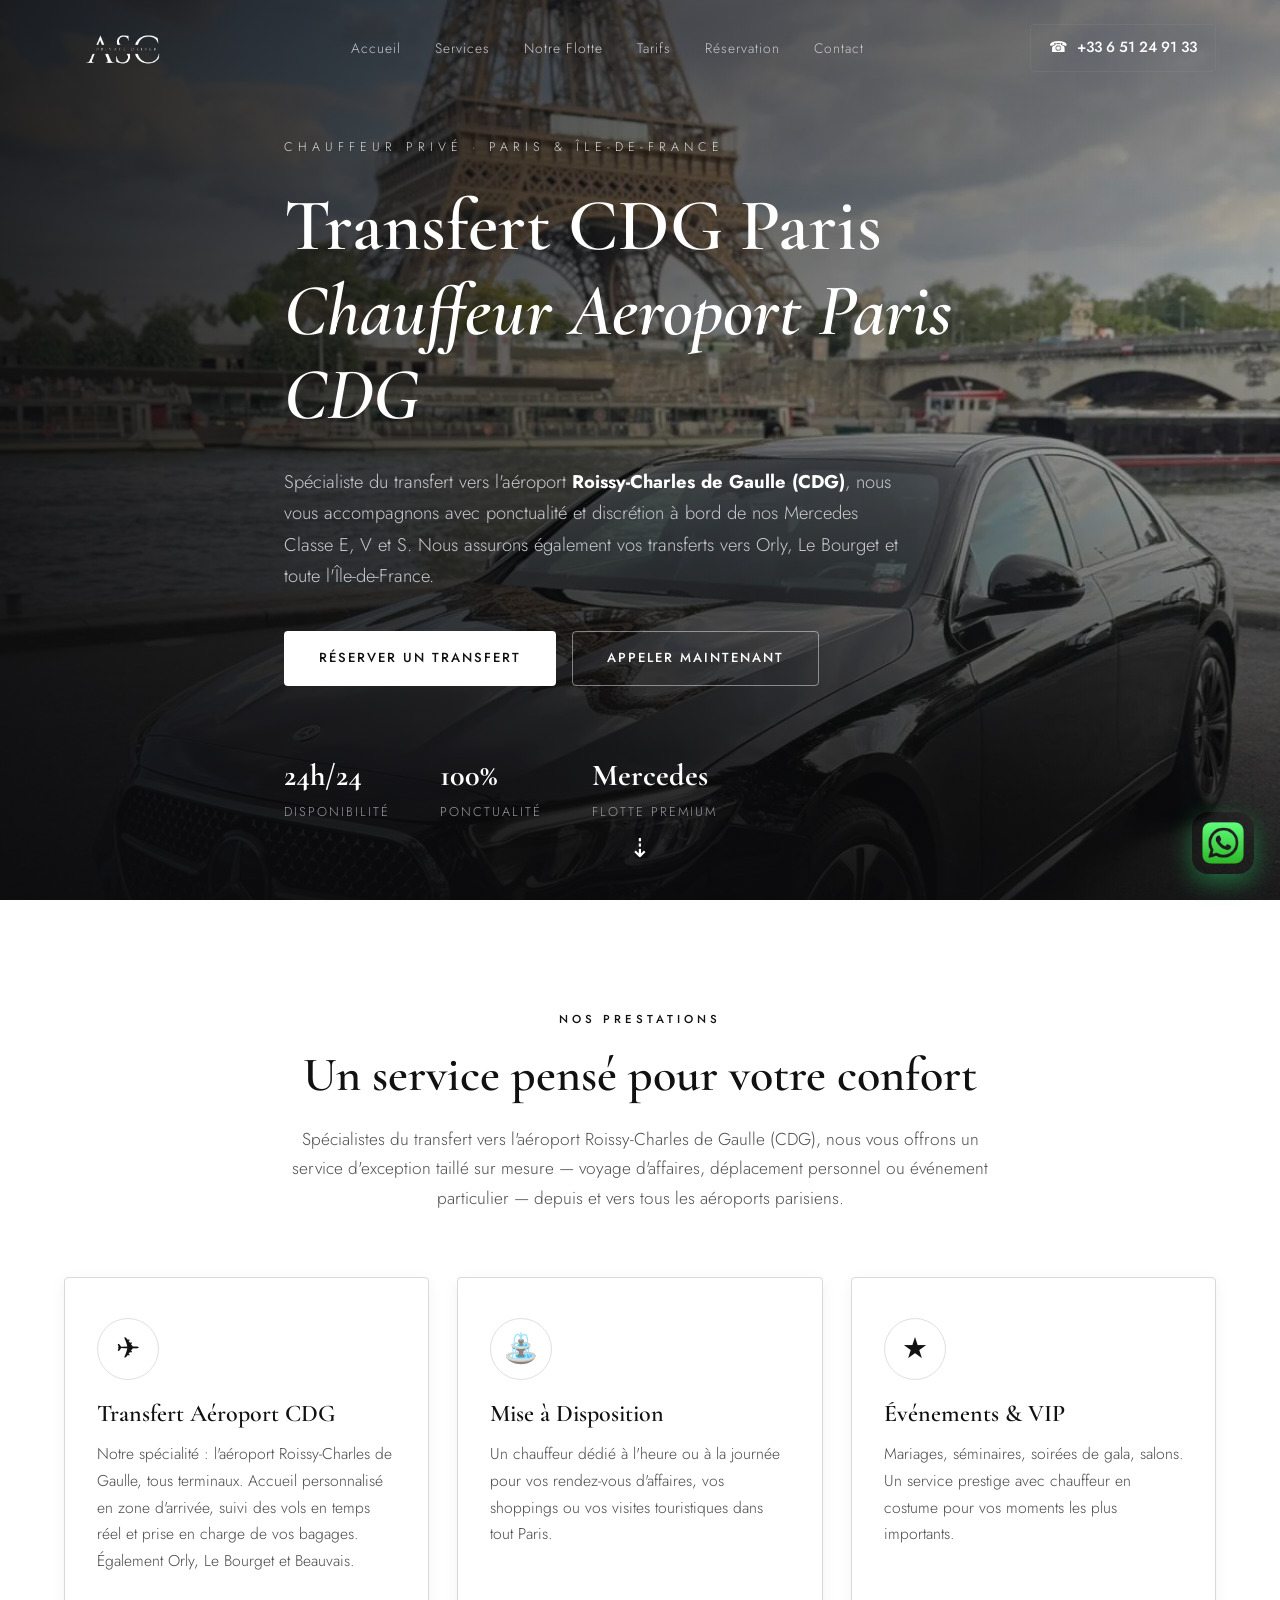
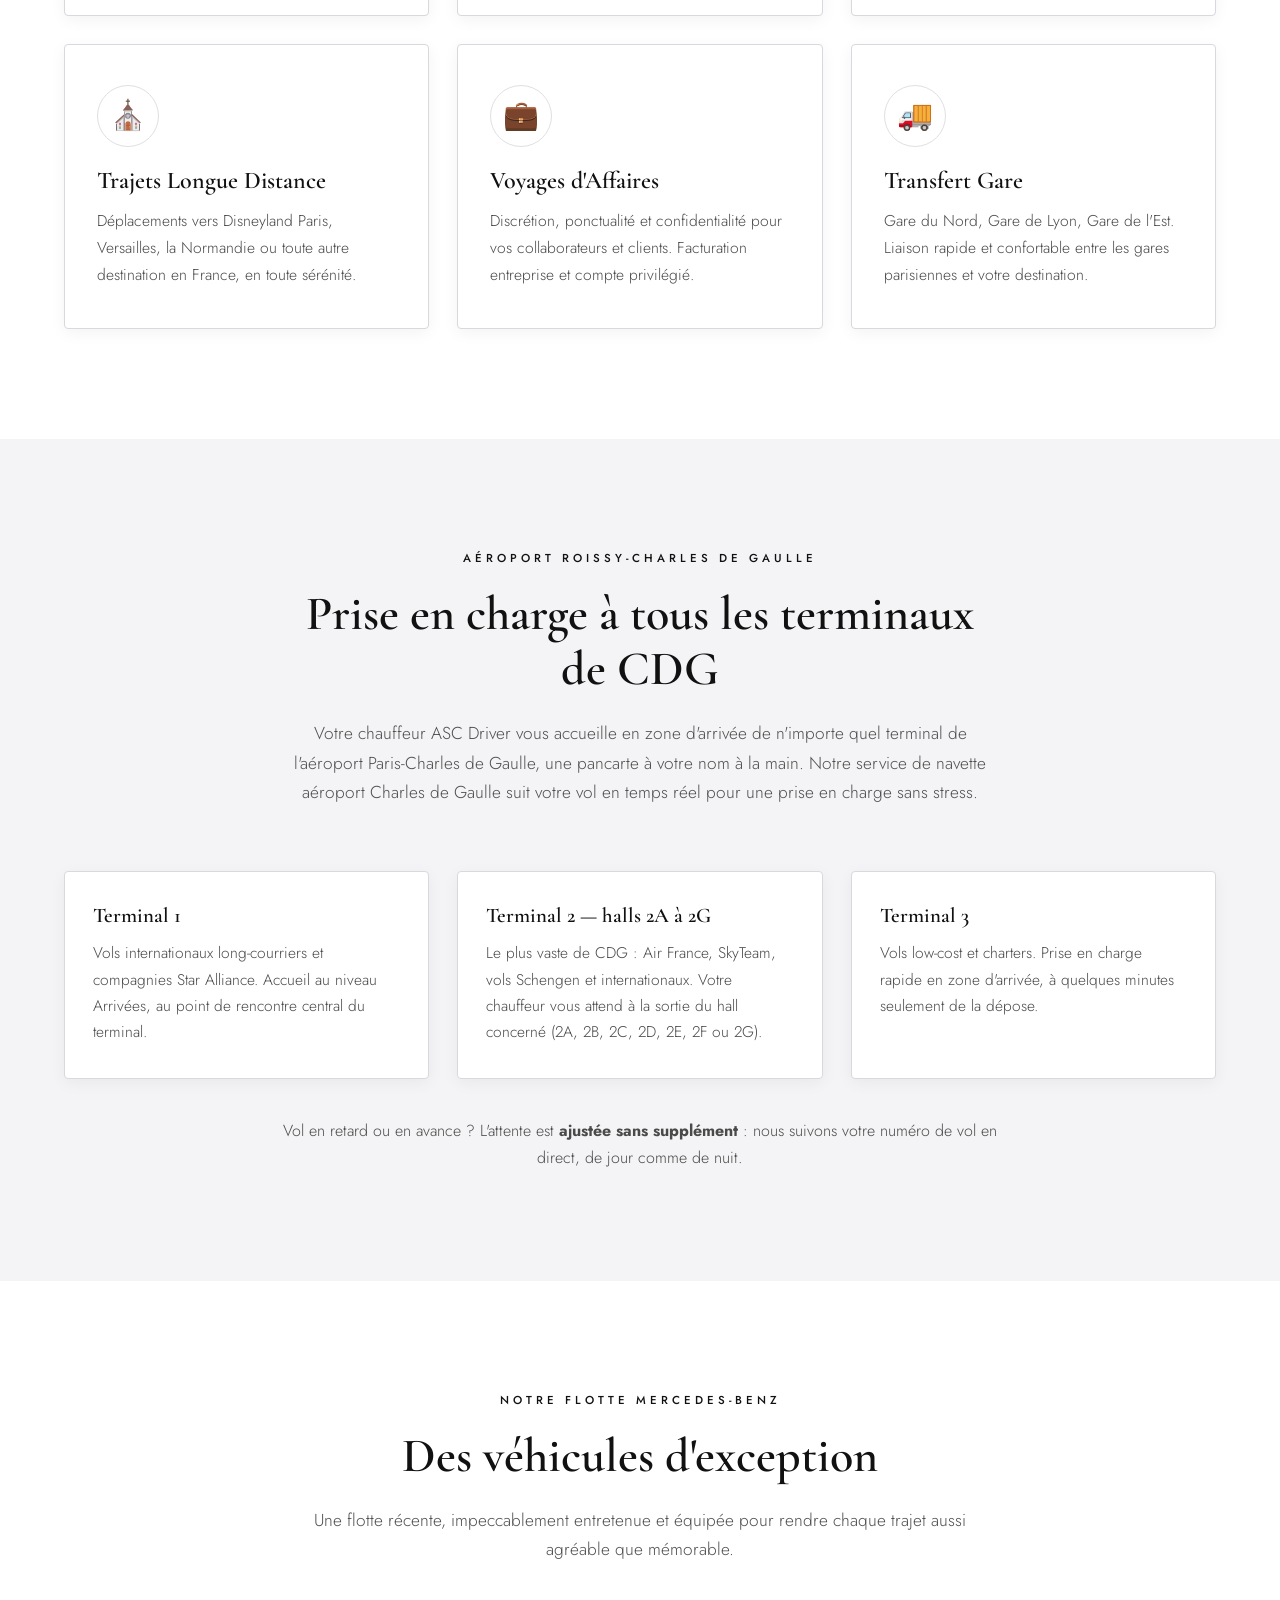
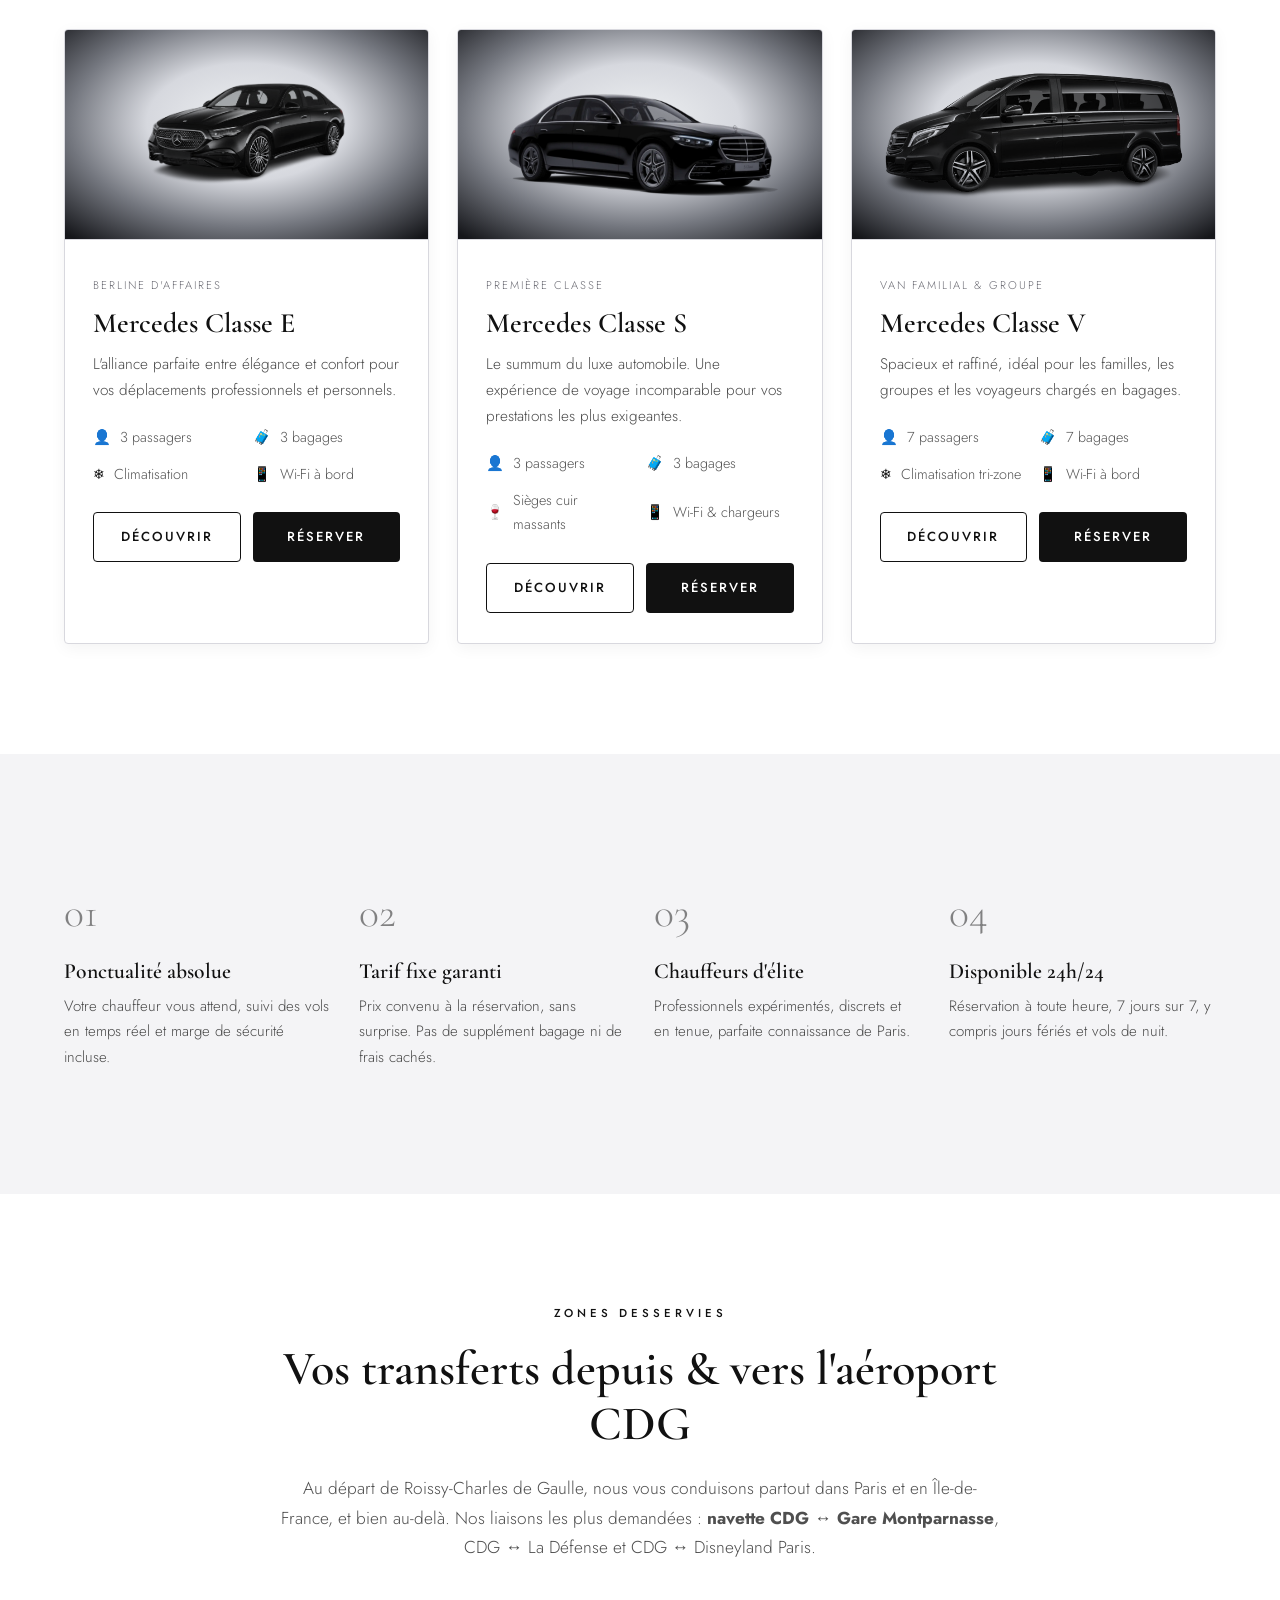
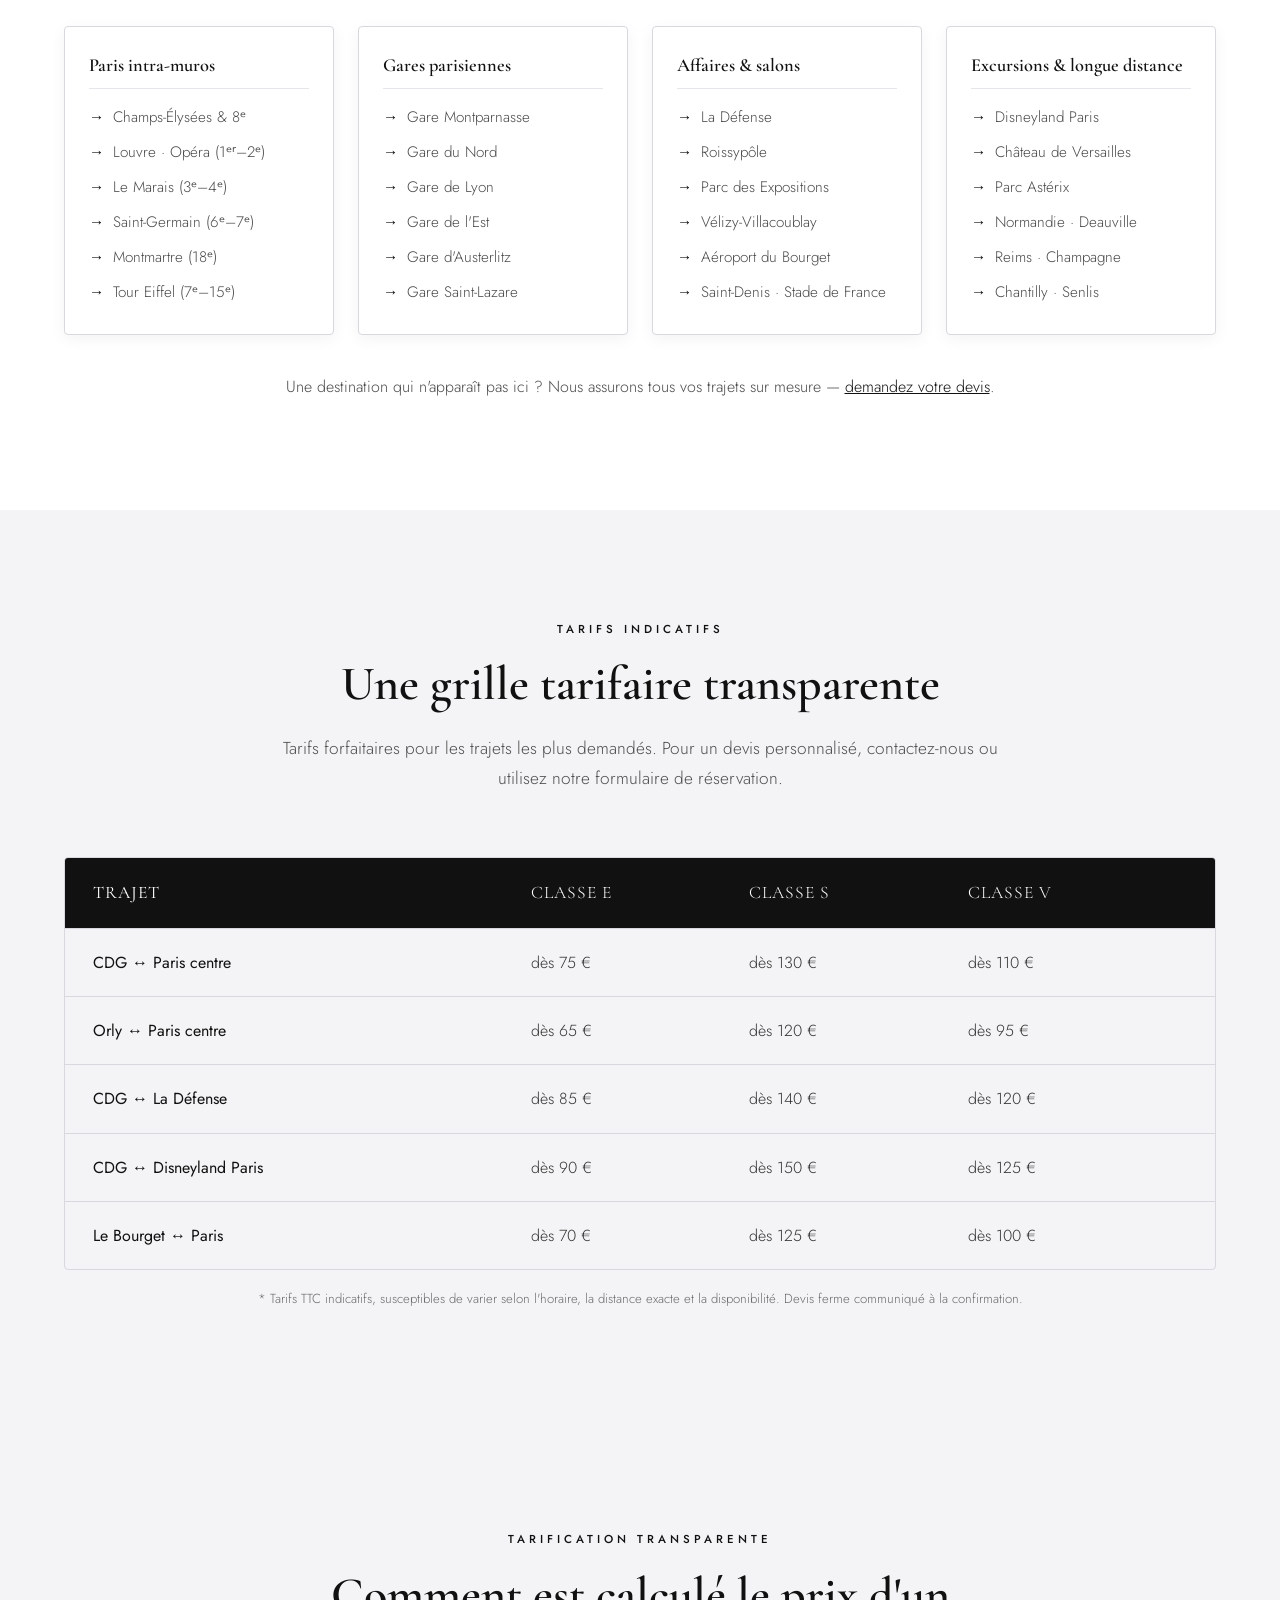
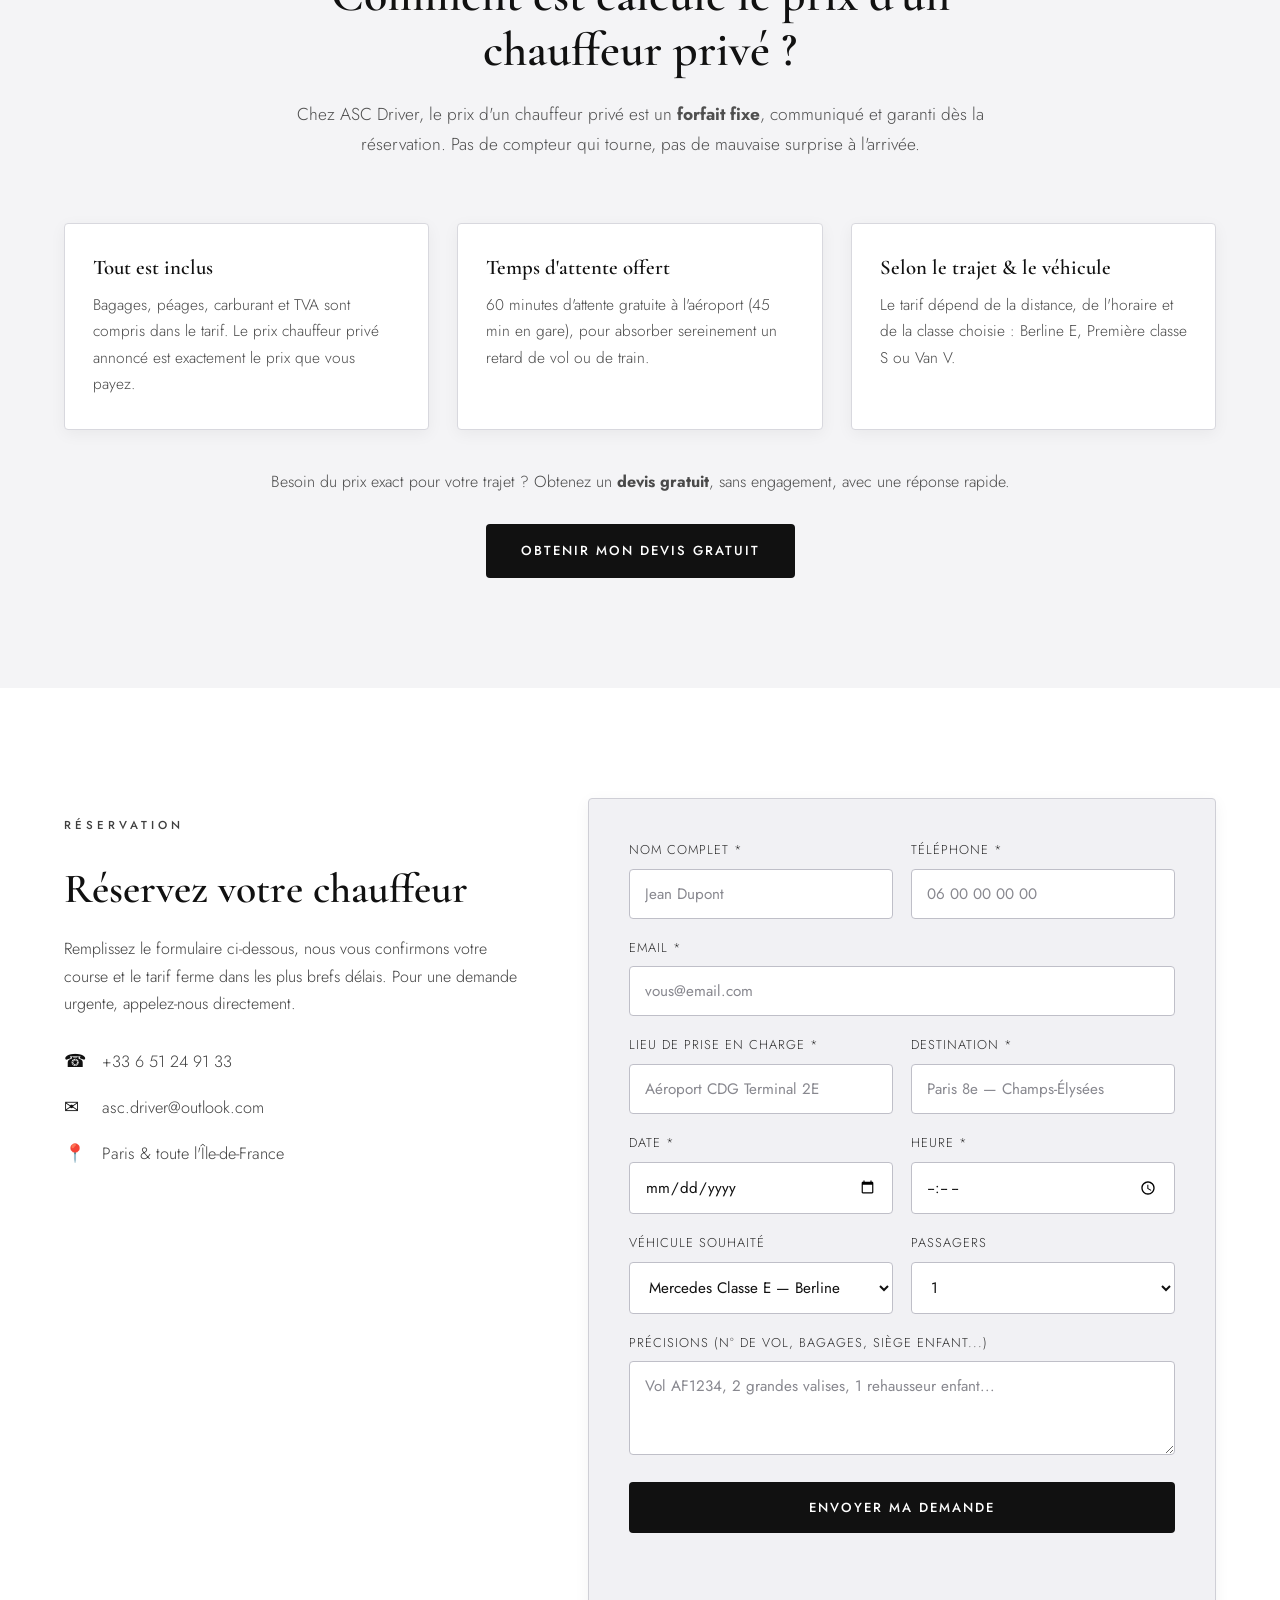
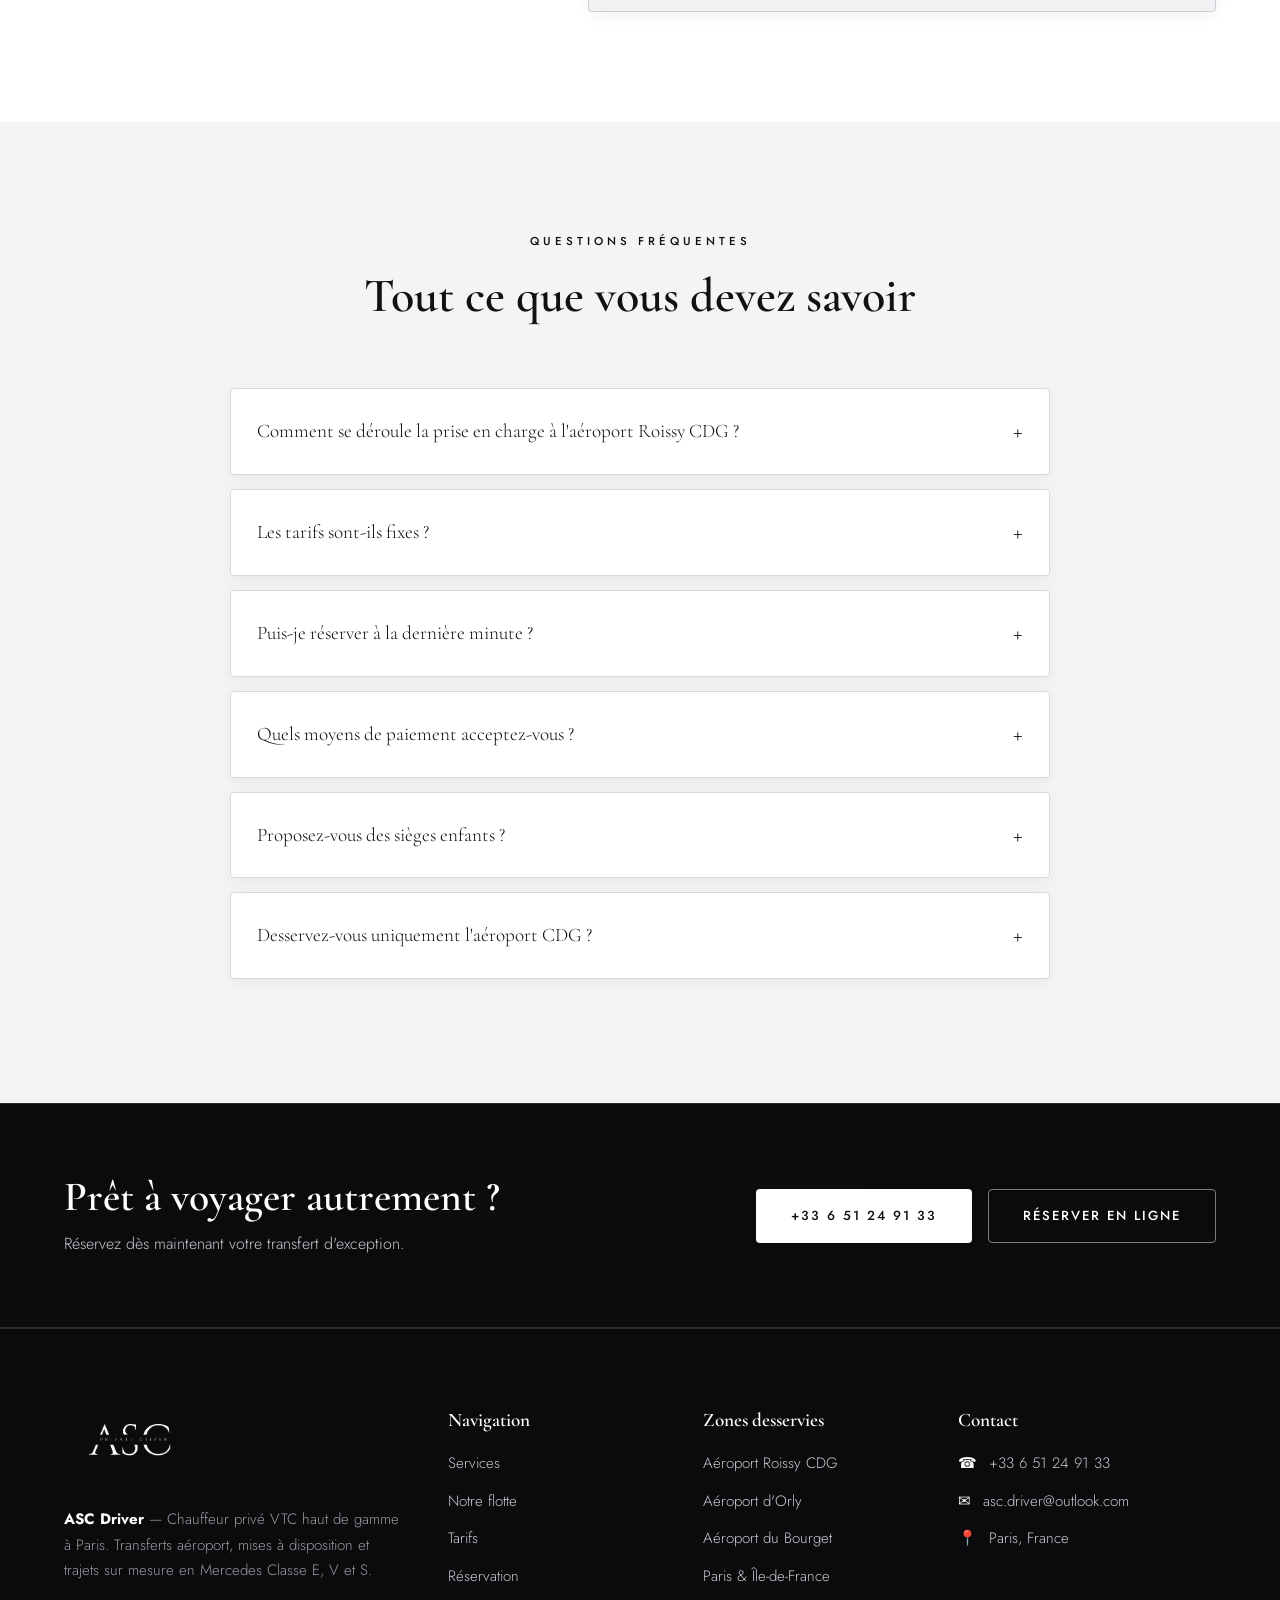
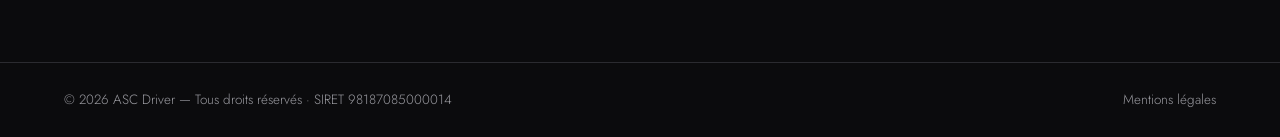
<file: index.html>
<!DOCTYPE html>
<html lang="fr">
<head>
  <meta charset="UTF-8" />
  <meta name="viewport" content="width=device-width, initial-scale=1.0" />
  <title>Transfert CDG Paris - Chauffeur Aeroport Paris CDG</title>
  <meta name="description" content="ASC Driver, votre chauffeur privé VTC haut de gamme à Paris. Transfert aéroport Roissy CDG, Orly et Le Bourget en Mercedes Classe E, V et S. Ponctualité, discrétion et élégance. Réservation 24h/24." />
  <meta name="keywords" content="ASC Driver, transfert CDG, chauffeur privé Paris, VTC aéroport, Mercedes Classe S, transfert Roissy, navette aéroport luxe, transfert Orly, chauffeur Paris" />
  <meta name="author" content="ASC Driver" />
  <meta name="robots" content="index, follow" />
  <link rel="canonical" href="https://transfert-cdg-paris.fr/" />
  <meta property="og:type" content="website" />
  <meta property="og:title" content="ASC Driver | Transfert CDG Paris — Chauffeur Privé VTC de Luxe" />
  <meta property="og:description" content="ASC Driver — Transfert aéroport haut de gamme à Paris en Mercedes Classe E, V et S. Ponctualité et élégance." />
  <meta property="og:url" content="https://transfert-cdg-paris.fr/" />
  <meta property="og:image" content="https://transfert-cdg-paris.fr/chauffeur_prive_paris.webp" />
  <meta property="og:locale" content="fr_FR" />
  <link rel="preconnect" href="https://fonts.googleapis.com" />
  <link rel="preconnect" href="https://fonts.gstatic.com" crossorigin />
  <link href="https://fonts.googleapis.com/css2?family=Cormorant+Garamond:wght@400;500;600;700&family=Jost:wght@300;400;500;600&display=swap" rel="stylesheet" />
  <link rel="icon" href="favicon.ico" sizes="any" />
  <link rel="icon" type="image/png" sizes="32x32" href="icones/android-icon-32x32.png" />
  <link rel="icon" type="image/png" sizes="96x96" href="icones/android-icon-96x96.png" />
  <link rel="apple-touch-icon" sizes="96x96" href="icones/apple-icon-96x96.png" />
  <meta name="theme-color" content="#0b0b0d" />
  <meta name="msapplication-TileColor" content="#0b0b0d" />
  <meta name="msapplication-TileImage" content="icones/ms-icon-96x96.png" />
  <link rel="preload" as="image" href="chauffeur_prive_paris.webp" fetchpriority="high" />
  <link rel="stylesheet" href="css/style.css" />
  <script type="application/ld+json">
  {
    "@context": "https://schema.org",
    "@graph": [
      {
        "@type": ["Organization", "TaxiService"],
        "@id": "https://transfert-cdg-paris.fr/#organization",
        "name": "ASC Driver",
        "alternateName": "Transfert CDG Paris",
        "url": "https://transfert-cdg-paris.fr",
        "logo": "https://transfert-cdg-paris.fr/asc-driver.webp",
        "image": "https://transfert-cdg-paris.fr/asc-driver.webp",
        "description": "ASC Driver — Service de chauffeur privé VTC haut de gamme à Paris. Transferts aéroport Roissy CDG, Orly et Le Bourget en Mercedes Classe E, V et S. Ponctualité, discrétion et élégance, 24h/24.",
        "telephone": "+33651249133",
        "email": "asc.driver@outlook.com",
        "vatID": "98187085000014",
        "priceRange": "€€€",
        "currenciesAccepted": "EUR",
        "paymentAccepted": "Espèces, Carte bancaire, Virement",
        "areaServed": {
          "@type": "Country",
          "name": "France"
        },
        "address": {
          "@type": "PostalAddress",
          "addressLocality": "Paris",
          "addressRegion": "Île-de-France",
          "addressCountry": "FR"
        },
        "openingHoursSpecification": {
          "@type": "OpeningHoursSpecification",
          "dayOfWeek": ["Monday", "Tuesday", "Wednesday", "Thursday", "Friday", "Saturday", "Sunday"],
          "opens": "00:00",
          "closes": "23:59"
        },
        "contactPoint": {
          "@type": "ContactPoint",
          "telephone": "+33651249133",
          "email": "asc.driver@outlook.com",
          "contactType": "réservation",
          "areaServed": "FR",
          "availableLanguage": ["fr-FR", "en"]
        },
        "hasOfferCatalog": {
          "@type": "OfferCatalog",
          "name": "Nos services de transfert et chauffeur privé",
          "itemListElement": [
            { "@type": "Offer", "itemOffered": { "@type": "Service", "name": "navette paris charles de gaulle", "url": "https://transfert-cdg-paris.fr/#services" } },
            { "@type": "Offer", "itemOffered": { "@type": "Service", "name": "navette montparnasse cdg", "url": "https://transfert-cdg-paris.fr/#services" } },
            { "@type": "Offer", "itemOffered": { "@type": "Service", "name": "navette charles de gaulle paris", "url": "https://transfert-cdg-paris.fr/#services" } },
            { "@type": "Offer", "itemOffered": { "@type": "Service", "name": "uber cdg paris", "url": "https://transfert-cdg-paris.fr/#services" } },
            { "@type": "Offer", "itemOffered": { "@type": "Service", "name": "navette cdg montparnasse", "url": "https://transfert-cdg-paris.fr/#services" } },
            { "@type": "Offer", "itemOffered": { "@type": "Service", "name": "navette aeroport cdg paris", "url": "https://transfert-cdg-paris.fr/#services" } },
            { "@type": "Offer", "itemOffered": { "@type": "Service", "name": "navette aeroport charles de gaulle gare montparnasse", "url": "https://transfert-cdg-paris.fr/#services" } },
            { "@type": "Offer", "itemOffered": { "@type": "Service", "name": "navettes cdg paris", "url": "https://transfert-cdg-paris.fr/#services" } },
            { "@type": "Offer", "itemOffered": { "@type": "Service", "name": "chauffeur aeroport cdg", "url": "https://transfert-cdg-paris.fr/#services" } },
            { "@type": "Offer", "itemOffered": { "@type": "Service", "name": "reserver vtc aeroport cdg", "url": "https://transfert-cdg-paris.fr/#reservation" } },
            { "@type": "Offer", "itemOffered": { "@type": "Service", "name": "chauffeur navette aeroport cdg", "url": "https://transfert-cdg-paris.fr/#services" } },
            { "@type": "Offer", "itemOffered": { "@type": "Service", "name": "réserver vtc aéroport charles de gaulle", "url": "https://transfert-cdg-paris.fr/#reservation" } },
            { "@type": "Offer", "itemOffered": { "@type": "Service", "name": "chauffeur privé cdg", "url": "https://transfert-cdg-paris.fr/#services" } },
            { "@type": "Offer", "itemOffered": { "@type": "Service", "name": "voiture avec chauffeur cdg", "url": "https://transfert-cdg-paris.fr/#services" } },
            { "@type": "Offer", "itemOffered": { "@type": "Service", "name": "chauffeur privé pour particulier cdg", "url": "https://transfert-cdg-paris.fr/#services" } },
            { "@type": "Offer", "itemOffered": { "@type": "Service", "name": "reservation vtc cdg", "url": "https://transfert-cdg-paris.fr/#reservation" } },
            { "@type": "Offer", "itemOffered": { "@type": "Service", "name": "chauffeur privé longue distance cdg", "url": "https://transfert-cdg-paris.fr/#services" } },
            { "@type": "Offer", "itemOffered": { "@type": "Service", "name": "vtc chauffeur privé cdg", "url": "https://transfert-cdg-paris.fr/#services" } },
            { "@type": "Offer", "itemOffered": { "@type": "Service", "name": "prix chauffeur privé cdg", "url": "https://transfert-cdg-paris.fr/#tarifs" } },
            { "@type": "Offer", "itemOffered": { "@type": "Service", "name": "transport prive cdg", "url": "https://transfert-cdg-paris.fr/#services" } },
            { "@type": "Offer", "itemOffered": { "@type": "Service", "name": "prix d un chauffeur privé cdg", "url": "https://transfert-cdg-paris.fr/#tarifs" } },
            { "@type": "Offer", "itemOffered": { "@type": "Service", "name": "chauffeur vtc privé charles de gaulle", "url": "https://transfert-cdg-paris.fr/#services" } },
            { "@type": "Offer", "itemOffered": { "@type": "Service", "name": "chauffeur mercedes cdg", "url": "https://transfert-cdg-paris.fr/#flotte" } }
          ]
        }
      },
      {
        "@type": "WebSite",
        "@id": "https://transfert-cdg-paris.fr/#website",
        "name": "ASC Driver — Transfert CDG Paris",
        "url": "https://transfert-cdg-paris.fr",
        "inLanguage": "fr-FR",
        "publisher": { "@id": "https://transfert-cdg-paris.fr/#organization" }
      },
      {
        "@type": "FAQPage",
        "mainEntity": [
          {
            "@type": "Question",
            "name": "Comment se déroule la prise en charge à l'aéroport Roissy CDG ?",
            "acceptedAnswer": {
              "@type": "Answer",
              "text": "À l'aéroport Roissy-Charles de Gaulle, votre chauffeur vous accueille en zone d'arrivée, dans tous les terminaux (1, 2A à 2G et 3), avec une pancarte à votre nom. Nous suivons votre vol en temps réel : en cas de retard, l'attente est ajustée sans supplément."
            }
          },
          {
            "@type": "Question",
            "name": "Les tarifs sont-ils fixes ?",
            "acceptedAnswer": {
              "@type": "Answer",
              "text": "Oui. Le prix est convenu et garanti à la réservation. Aucun supplément bagage, ni frais caché. Le devis ferme vous est communiqué avant confirmation."
            }
          },
          {
            "@type": "Question",
            "name": "Puis-je réserver à la dernière minute ?",
            "acceptedAnswer": {
              "@type": "Answer",
              "text": "Nous faisons notre maximum pour répondre aux demandes de dernière minute selon nos disponibilités. Pour cela, appelez-nous directement au +33 6 51 24 91 33."
            }
          },
          {
            "@type": "Question",
            "name": "Quels moyens de paiement acceptez-vous ?",
            "acceptedAnswer": {
              "@type": "Answer",
              "text": "Espèces, carte bancaire et virement pour les comptes professionnels. Le paiement s'effectue à bord ou en amont selon votre préférence."
            }
          },
          {
            "@type": "Question",
            "name": "Proposez-vous des sièges enfants ?",
            "acceptedAnswer": {
              "@type": "Answer",
              "text": "Oui, sur demande et sans supplément. Précisez l'âge de l'enfant lors de la réservation afin que nous préparions le rehausseur ou siège adapté."
            }
          },
          {
            "@type": "Question",
            "name": "Desservez-vous uniquement l'aéroport CDG ?",
            "acceptedAnswer": {
              "@type": "Answer",
              "text": "L'aéroport Roissy-Charles de Gaulle est notre spécialité, mais nous assurons aussi vos transferts vers Orly, Le Bourget et Beauvais, ainsi que les trajets longue distance dans toute la France (Disneyland, Versailles, la Normandie...)."
            }
          }
        ]
      },
      {
        "@type": "ItemList",
        "name": "Notre flotte Mercedes-Benz avec chauffeur",
        "itemListElement": [
          {
            "@type": "ListItem",
            "position": 1,
            "item": {
              "@type": "Service",
              "name": "Mercedes Classe E avec chauffeur — Berline d'affaires",
              "description": "Berline d'affaires élégante avec chauffeur privé pour vos transferts aéroport CDG, Orly et déplacements dans Paris. Jusqu'à 3 passagers et 3 bagages.",
              "url": "https://transfert-cdg-paris.fr/chauffeur-prive-classe-e.html",
              "image": "https://transfert-cdg-paris.fr/classe-e.webp",
              "provider": { "@id": "https://transfert-cdg-paris.fr/#organization" },
              "areaServed": { "@type": "Country", "name": "France" },
              "offers": {
                "@type": "Offer",
                "price": "65",
                "priceCurrency": "EUR",
                "availability": "https://schema.org/InStock"
              }
            }
          },
          {
            "@type": "ListItem",
            "position": 2,
            "item": {
              "@type": "Service",
              "name": "Mercedes Classe S avec chauffeur — Première classe",
              "description": "Le summum du luxe automobile avec chauffeur privé. Transferts aéroport haut de gamme et prestations VIP à Paris. Jusqu'à 3 passagers.",
              "url": "https://transfert-cdg-paris.fr/chauffeur-prive-classe-s.html",
              "image": "https://transfert-cdg-paris.fr/classe-s.webp",
              "provider": { "@id": "https://transfert-cdg-paris.fr/#organization" },
              "areaServed": { "@type": "Country", "name": "France" },
              "offers": {
                "@type": "Offer",
                "price": "120",
                "priceCurrency": "EUR",
                "availability": "https://schema.org/InStock"
              }
            }
          },
          {
            "@type": "ListItem",
            "position": 3,
            "item": {
              "@type": "Service",
              "name": "Mercedes Classe V avec chauffeur — Van 7 places",
              "description": "Van premium avec chauffeur privé pour familles et groupes. Transferts aéroport CDG en toute sérénité. Jusqu'à 7 passagers et 7 bagages.",
              "url": "https://transfert-cdg-paris.fr/chauffeur-prive-classe-v.html",
              "image": "https://transfert-cdg-paris.fr/classe-v.webp",
              "provider": { "@id": "https://transfert-cdg-paris.fr/#organization" },
              "areaServed": { "@type": "Country", "name": "France" },
              "offers": {
                "@type": "Offer",
                "price": "95",
                "priceCurrency": "EUR",
                "availability": "https://schema.org/InStock"
              }
            }
          }
        ]
      }
    ]
  }
  </script>
</head>
<body>
  <header class="header" id="header">
    <div class="container header__inner">
      <a href="#accueil" class="logo" title="chauffeur privé cdg">
        <img src="asc-driver.webp" alt="ASC Private Driver — Chauffeur privé Paris" class="logo__img" title="chauffeur mercedes cdg" />
      </a>
      <nav class="nav" id="nav">
        <ul class="nav__list">
          <li><a href="#accueil" class="nav__link" title="navette paris charles de gaulle">Accueil</a></li>
          <li><a href="#services" class="nav__link" title="chauffeur aeroport cdg">Services</a></li>
          <li><a href="#flotte" class="nav__link" title="vtc chauffeur privé cdg">Notre Flotte</a></li>
          <li><a href="#tarifs" class="nav__link" title="prix chauffeur privé cdg">Tarifs</a></li>
          <li><a href="#reservation" class="nav__link" title="reserver vtc aeroport cdg">Réservation</a></li>
          <li><a href="#contact" class="nav__link" title="reservation vtc cdg">Contact</a></li>
        </ul>
      </nav>
      <a href="tel:+33651249133" class="header__cta" title="réserver vtc aéroport charles de gaulle">
        <span class="header__cta-icon">&#9742;</span>
        <span>+33 6 51 24 91 33</span>
      </a>
      <button class="burger" id="burger" aria-label="Menu" aria-expanded="false">
        <span></span><span></span><span></span>
      </button>
    </div>
  </header>
  <section class="hero" id="accueil">
    <div class="hero__overlay"></div>
    <div class="container hero__content">
      <p class="hero__eyebrow">Chauffeur privé · Paris &amp; Île-de-France</p>
      <h1 class="hero__title">Transfert CDG Paris<br /><span>Chauffeur Aeroport Paris CDG</span></h1>
      <p class="hero__subtitle">
        Spécialiste du transfert vers l'aéroport <strong>Roissy-Charles de Gaulle (CDG)</strong>,
        nous vous accompagnons avec ponctualité et discrétion à bord de nos Mercedes Classe E, V et S.
        Nous assurons également vos transferts vers Orly, Le Bourget et toute l'Île-de-France.
      </p>
      <div class="hero__actions">
        <a href="#reservation" class="btn btn--gold" title="reservation vtc cdg">Réserver un transfert</a>
        <a href="tel:+33651249133" class="btn btn--ghost" title="chauffeur navette aeroport cdg">Appeler maintenant</a>
      </div>
      <ul class="hero__badges">
        <li><strong>24h/24</strong><span>Disponibilité</span></li>
        <li><strong>100%</strong><span>Ponctualité</span></li>
        <li><strong>Mercedes</strong><span>Flotte premium</span></li>
      </ul>
    </div>
    <a href="#services" class="hero__scroll" aria-label="Défiler" title="uber cdg paris">&#8675;</a>
  </section>
  <section class="section services" id="services">
    <div class="container">
      <div class="section__head">
        <p class="section__eyebrow">Nos prestations</p>
        <h2 class="section__title">Un service pensé pour votre confort</h2>
        <p class="section__intro">
          Spécialistes du transfert vers l'aéroport Roissy-Charles de Gaulle (CDG),
          nous vous offrons un service d'exception taillé sur mesure — voyage d'affaires,
          déplacement personnel ou événement particulier — depuis et vers tous les aéroports parisiens.
        </p>
      </div>
      <div class="grid grid--3">
        <article class="card">
          <div class="card__icon">&#9992;</div>
          <h3 class="card__title">Transfert Aéroport CDG</h3>
          <p>Notre spécialité : l'aéroport Roissy-Charles de Gaulle, tous terminaux. Accueil personnalisé en zone d'arrivée, suivi des vols en temps réel et prise en charge de vos bagages. Également Orly, Le Bourget et Beauvais.</p>
        </article>
        <article class="card">
          <div class="card__icon">&#9970;</div>
          <h3 class="card__title">Mise à Disposition</h3>
          <p>Un chauffeur dédié à l'heure ou à la journée pour vos rendez-vous d'affaires, vos shoppings ou vos visites touristiques dans tout Paris.</p>
        </article>
        <article class="card">
          <div class="card__icon">&#9733;</div>
          <h3 class="card__title">Événements &amp; VIP</h3>
          <p>Mariages, séminaires, soirées de gala, salons. Un service prestige avec chauffeur en costume pour vos moments les plus importants.</p>
        </article>
        <article class="card">
          <div class="card__icon">&#9962;</div>
          <h3 class="card__title">Trajets Longue Distance</h3>
          <p>Déplacements vers Disneyland Paris, Versailles, la Normandie ou toute autre destination en France, en toute sérénité.</p>
        </article>
        <article class="card">
          <div class="card__icon">&#128188;</div>
          <h3 class="card__title">Voyages d'Affaires</h3>
          <p>Discrétion, ponctualité et confidentialité pour vos collaborateurs et clients. Facturation entreprise et compte privilégié.</p>
        </article>
        <article class="card">
          <div class="card__icon">&#128666;</div>
          <h3 class="card__title">Transfert Gare</h3>
          <p>Gare du Nord, Gare de Lyon, Gare de l'Est. Liaison rapide et confortable entre les gares parisiennes et votre destination.</p>
        </article>
      </div>
    </div>
  </section>
  <section class="section terminals" id="terminaux">
    <div class="container">
      <div class="section__head">
        <p class="section__eyebrow">Aéroport Roissy-Charles de Gaulle</p>
        <h2 class="section__title">Prise en charge à tous les terminaux de CDG</h2>
        <p class="section__intro">
          Votre chauffeur ASC Driver vous accueille en zone d'arrivée de n'importe quel terminal
          de l'aéroport Paris-Charles de Gaulle, une pancarte à votre nom à la main. Notre service de
          navette aéroport Charles de Gaulle suit votre vol en temps réel pour une prise en charge sans stress.
        </p>
      </div>
      <div class="grid grid--3">
        <article class="info-card">
          <h3>Terminal 1</h3>
          <p>Vols internationaux long-courriers et compagnies Star Alliance. Accueil au niveau Arrivées, au point de rencontre central du terminal.</p>
        </article>
        <article class="info-card">
          <h3>Terminal 2 — halls 2A à 2G</h3>
          <p>Le plus vaste de CDG : Air France, SkyTeam, vols Schengen et internationaux. Votre chauffeur vous attend à la sortie du hall concerné (2A, 2B, 2C, 2D, 2E, 2F ou 2G).</p>
        </article>
        <article class="info-card">
          <h3>Terminal 3</h3>
          <p>Vols low-cost et charters. Prise en charge rapide en zone d'arrivée, à quelques minutes seulement de la dépose.</p>
        </article>
      </div>
      <p class="block-note">
        Vol en retard ou en avance ? L'attente est <strong>ajustée sans supplément</strong> :
        nous suivons votre numéro de vol en direct, de jour comme de nuit.
      </p>
    </div>
  </section>

  <section class="section fleet" id="flotte">
    <div class="container">
      <div class="section__head">
        <p class="section__eyebrow">Notre flotte Mercedes-Benz</p>
        <h2 class="section__title">Des véhicules d'exception</h2>
        <p class="section__intro">
          Une flotte récente, impeccablement entretenue et équipée pour rendre
          chaque trajet aussi agréable que mémorable.
        </p>
      </div>
      <div class="grid grid--3 fleet__grid">
        <article class="vehicle">
          <a href="chauffeur-prive-classe-e.html" class="vehicle__media" aria-label="Découvrir la Mercedes Classe E" title="voiture avec chauffeur cdg">
            <img src="classe-e.webp" alt="Mercedes Classe E avec chauffeur privé — berline transfert CDG Paris" loading="lazy" title="chauffeur privé pour particulier cdg" />
          </a>
          <div class="vehicle__body">
            <span class="vehicle__tag">Berline d'affaires</span>
            <h3 class="vehicle__name"><a href="chauffeur-prive-classe-e.html" title="chauffeur mercedes cdg">Mercedes Classe E</a></h3>
            <p class="vehicle__desc">L'alliance parfaite entre élégance et confort pour vos déplacements professionnels et personnels.</p>
            <ul class="vehicle__specs">
              <li><span>&#128100;</span> 3 passagers</li>
              <li><span>&#129523;</span> 3 bagages</li>
              <li><span>&#10052;</span> Climatisation</li>
              <li><span>&#128241;</span> Wi-Fi à bord</li>
            </ul>
            <div class="vehicle__actions">
              <a href="chauffeur-prive-classe-e.html" class="btn btn--outline" title="chauffeur privé cdg">Découvrir</a>
              <a href="#reservation" class="btn btn--gold" data-vehicle="Mercedes Classe E" title="reserver vtc aeroport cdg">Réserver</a>
            </div>
          </div>
        </article>
        <article class="vehicle vehicle--featured">
          <a href="chauffeur-prive-classe-s.html" class="vehicle__media" aria-label="Découvrir la Mercedes Classe S" title="chauffeur vtc privé charles de gaulle">
            <img src="classe-s.webp" alt="Mercedes Classe S avec chauffeur Mercedes — transfert VIP de luxe Paris" loading="lazy" title="chauffeur mercedes cdg" />
          </a>
          <div class="vehicle__body">
            <span class="vehicle__tag vehicle__tag--gold">Première classe</span>
            <h3 class="vehicle__name"><a href="chauffeur-prive-classe-s.html" title="vtc chauffeur privé cdg">Mercedes Classe S</a></h3>
            <p class="vehicle__desc">Le summum du luxe automobile. Une expérience de voyage incomparable pour vos prestations les plus exigeantes.</p>
            <ul class="vehicle__specs">
              <li><span>&#128100;</span> 3 passagers</li>
              <li><span>&#129523;</span> 3 bagages</li>
              <li><span>&#127863;</span> Sièges cuir massants</li>
              <li><span>&#128241;</span> Wi-Fi &amp; chargeurs</li>
            </ul>
            <div class="vehicle__actions">
              <a href="chauffeur-prive-classe-s.html" class="btn btn--outline" title="transport prive cdg">Découvrir</a>
              <a href="#reservation" class="btn btn--gold" data-vehicle="Mercedes Classe S" title="réserver vtc aéroport charles de gaulle">Réserver</a>
            </div>
          </div>
        </article>
        <article class="vehicle">
          <a href="chauffeur-prive-classe-v.html" class="vehicle__media" aria-label="Découvrir la Mercedes Classe V" title="navette aeroport cdg paris">
            <img src="classe-v.webp" alt="Mercedes Classe V avec chauffeur — van navette aéroport CDG 7 places" loading="lazy" title="navette aeroport charles de gaulle gare montparnasse" />
          </a>
          <div class="vehicle__body">
            <span class="vehicle__tag">Van familial &amp; groupe</span>
            <h3 class="vehicle__name"><a href="chauffeur-prive-classe-v.html" title="navette montparnasse cdg">Mercedes Classe V</a></h3>
            <p class="vehicle__desc">Spacieux et raffiné, idéal pour les familles, les groupes et les voyageurs chargés en bagages.</p>
            <ul class="vehicle__specs">
              <li><span>&#128100;</span> 7 passagers</li>
              <li><span>&#129523;</span> 7 bagages</li>
              <li><span>&#10052;</span> Climatisation tri-zone</li>
              <li><span>&#128241;</span> Wi-Fi à bord</li>
            </ul>
            <div class="vehicle__actions">
              <a href="chauffeur-prive-classe-v.html" class="btn btn--outline" title="navettes cdg paris">Découvrir</a>
              <a href="#reservation" class="btn btn--gold" data-vehicle="Mercedes Classe V" title="navette cdg montparnasse">Réserver</a>
            </div>
          </div>
        </article>
      </div>
    </div>
  </section>
  <section class="section perks">
    <div class="container">
      <div class="grid grid--4">
        <div class="perk">
          <div class="perk__num">01</div>
          <h3>Ponctualité absolue</h3>
          <p>Votre chauffeur vous attend, suivi des vols en temps réel et marge de sécurité incluse.</p>
        </div>
        <div class="perk">
          <div class="perk__num">02</div>
          <h3>Tarif fixe garanti</h3>
          <p>Prix convenu à la réservation, sans surprise. Pas de supplément bagage ni de frais cachés.</p>
        </div>
        <div class="perk">
          <div class="perk__num">03</div>
          <h3>Chauffeurs d'élite</h3>
          <p>Professionnels expérimentés, discrets et en tenue, parfaite connaissance de Paris.</p>
        </div>
        <div class="perk">
          <div class="perk__num">04</div>
          <h3>Disponible 24h/24</h3>
          <p>Réservation à toute heure, 7 jours sur 7, y compris jours fériés et vols de nuit.</p>
        </div>
      </div>
    </div>
  </section>
  <section class="section destinations" id="destinations">
    <div class="container">
      <div class="section__head">
        <p class="section__eyebrow">Zones desservies</p>
        <h2 class="section__title">Vos transferts depuis &amp; vers l'aéroport CDG</h2>
        <p class="section__intro">
          Au départ de Roissy-Charles de Gaulle, nous vous conduisons partout dans Paris et en
          Île-de-France, et bien au-delà. Nos liaisons les plus demandées :
          <strong>navette CDG ↔ Gare Montparnasse</strong>, CDG ↔ La Défense et CDG ↔ Disneyland Paris.
        </p>
      </div>
      <div class="dest-grid">
        <div class="dest-col">
          <h3>Paris intra-muros</h3>
          <ul>
            <li>Champs-Élysées &amp; 8ᵉ</li>
            <li>Louvre · Opéra (1ᵉʳ–2ᵉ)</li>
            <li>Le Marais (3ᵉ–4ᵉ)</li>
            <li>Saint-Germain (6ᵉ–7ᵉ)</li>
            <li>Montmartre (18ᵉ)</li>
            <li>Tour Eiffel (7ᵉ–15ᵉ)</li>
          </ul>
        </div>
        <div class="dest-col">
          <h3>Gares parisiennes</h3>
          <ul>
            <li>Gare Montparnasse</li>
            <li>Gare du Nord</li>
            <li>Gare de Lyon</li>
            <li>Gare de l'Est</li>
            <li>Gare d'Austerlitz</li>
            <li>Gare Saint-Lazare</li>
          </ul>
        </div>
        <div class="dest-col">
          <h3>Affaires &amp; salons</h3>
          <ul>
            <li>La Défense</li>
            <li>Roissypôle</li>
            <li>Parc des Expositions</li>
            <li>Vélizy-Villacoublay</li>
            <li>Aéroport du Bourget</li>
            <li>Saint-Denis · Stade de France</li>
          </ul>
        </div>
        <div class="dest-col">
          <h3>Excursions &amp; longue distance</h3>
          <ul>
            <li>Disneyland Paris</li>
            <li>Château de Versailles</li>
            <li>Parc Astérix</li>
            <li>Normandie · Deauville</li>
            <li>Reims · Champagne</li>
            <li>Chantilly · Senlis</li>
          </ul>
        </div>
      </div>
      <p class="block-note">
        Une destination qui n'apparaît pas ici ? Nous assurons tous vos trajets sur mesure —
        <a href="#reservation" title="reservation vtc cdg">demandez votre devis</a>.
      </p>
    </div>
  </section>

  <section class="section pricing" id="tarifs">
    <div class="container">
      <div class="section__head">
        <p class="section__eyebrow">Tarifs indicatifs</p>
        <h2 class="section__title">Une grille tarifaire transparente</h2>
        <p class="section__intro">
          Tarifs forfaitaires pour les trajets les plus demandés. Pour un devis
          personnalisé, contactez-nous ou utilisez notre formulaire de réservation.
        </p>
      </div>
      <div class="pricing__table">
        <div class="pricing__row pricing__row--head">
          <span>Trajet</span>
          <span>Classe E</span>
          <span>Classe S</span>
          <span>Classe V</span>
        </div>
        <div class="pricing__row">
          <span data-label="Trajet">CDG &harr; Paris centre</span>
          <span data-label="Classe E">dès 75 €</span>
          <span data-label="Classe S">dès 130 €</span>
          <span data-label="Classe V">dès 110 €</span>
        </div>
        <div class="pricing__row">
          <span data-label="Trajet">Orly &harr; Paris centre</span>
          <span data-label="Classe E">dès 65 €</span>
          <span data-label="Classe S">dès 120 €</span>
          <span data-label="Classe V">dès 95 €</span>
        </div>
        <div class="pricing__row">
          <span data-label="Trajet">CDG &harr; La Défense</span>
          <span data-label="Classe E">dès 85 €</span>
          <span data-label="Classe S">dès 140 €</span>
          <span data-label="Classe V">dès 120 €</span>
        </div>
        <div class="pricing__row">
          <span data-label="Trajet">CDG &harr; Disneyland Paris</span>
          <span data-label="Classe E">dès 90 €</span>
          <span data-label="Classe S">dès 150 €</span>
          <span data-label="Classe V">dès 125 €</span>
        </div>
        <div class="pricing__row">
          <span data-label="Trajet">Le Bourget &harr; Paris</span>
          <span data-label="Classe E">dès 70 €</span>
          <span data-label="Classe S">dès 125 €</span>
          <span data-label="Classe V">dès 100 €</span>
        </div>
      </div>
      <p class="pricing__note">* Tarifs TTC indicatifs, susceptibles de varier selon l'horaire, la distance exacte et la disponibilité. Devis ferme communiqué à la confirmation.</p>
    </div>
  </section>
  <section class="section price-calc" id="tarif-info">
    <div class="container">
      <div class="section__head">
        <p class="section__eyebrow">Tarification transparente</p>
        <h2 class="section__title">Comment est calculé le prix d'un chauffeur privé ?</h2>
        <p class="section__intro">
          Chez ASC Driver, le prix d'un chauffeur privé est un <strong>forfait fixe</strong>, communiqué
          et garanti dès la réservation. Pas de compteur qui tourne, pas de mauvaise surprise à l'arrivée.
        </p>
      </div>
      <div class="grid grid--3">
        <article class="info-card">
          <h3>Tout est inclus</h3>
          <p>Bagages, péages, carburant et TVA sont compris dans le tarif. Le prix chauffeur privé annoncé est exactement le prix que vous payez.</p>
        </article>
        <article class="info-card">
          <h3>Temps d'attente offert</h3>
          <p>60 minutes d'attente gratuite à l'aéroport (45 min en gare), pour absorber sereinement un retard de vol ou de train.</p>
        </article>
        <article class="info-card">
          <h3>Selon le trajet &amp; le véhicule</h3>
          <p>Le tarif dépend de la distance, de l'horaire et de la classe choisie : <a href="chauffeur-prive-classe-e.html" title="voiture avec chauffeur cdg">Berline E</a>, <a href="chauffeur-prive-classe-s.html" title="chauffeur vtc privé charles de gaulle">Première classe S</a> ou <a href="chauffeur-prive-classe-v.html" title="navettes cdg paris">Van V</a>.</p>
        </article>
      </div>
      <p class="block-note">
        Besoin du prix exact pour votre trajet ? Obtenez un <strong>devis gratuit</strong>, sans engagement,
        avec une réponse rapide.
      </p>
      <div class="block-cta">
        <a href="#reservation" class="btn btn--gold" title="prix d un chauffeur privé cdg">Obtenir mon devis gratuit</a>
      </div>
    </div>
  </section>

  <section class="section booking" id="reservation">
    <div class="container booking__inner">
      <div class="booking__intro">
        <p class="section__eyebrow">Réservation</p>
        <h2 class="section__title">Réservez votre chauffeur</h2>
        <p>
          Remplissez le formulaire ci-dessous, nous vous confirmons votre course
          et le tarif ferme dans les plus brefs délais. Pour une demande urgente,
          appelez-nous directement.
        </p>
        <ul class="booking__contact">
          <li><span>&#9742;</span> <a href="tel:+33651249133" title="reserver vtc aeroport cdg">+33 6 51 24 91 33</a></li>
          <li><span>&#9993;</span> <a href="mailto:asc.driver@outlook.com" title="réserver vtc aéroport charles de gaulle">asc.driver@outlook.com</a></li>
          <li><span>&#128205;</span> Paris &amp; toute l'Île-de-France</li>
        </ul>
      </div>
      <form class="booking__form" id="bookingForm" novalidate>
        <div class="field-row">
          <div class="field">
            <label for="name">Nom complet *</label>
            <input type="text" id="name" name="name" required placeholder="Jean Dupont" />
          </div>
          <div class="field">
            <label for="phone">Téléphone *</label>
            <input type="tel" id="phone" name="phone" required placeholder="06 00 00 00 00" / pattern="(?:(?:\+|00)33[ .\-]?|0)[1679](?:[ .\-]?\d{2}){4}" maxlength="20" inputmode="tel" title="Numéro français uniquement : 06 12 34 56 78 ou +33 6 12 34 56 78">
          </div>
        </div>
        <div class="field">
          <label for="email">Email *</label>
          <input type="email" id="email" name="email" required placeholder="vous@email.com" />
        </div>
        <div class="field-row">
          <div class="field">
            <label for="from">Lieu de prise en charge *</label>
            <input type="text" id="from" name="from" required placeholder="Aéroport CDG Terminal 2E" />
          </div>
          <div class="field">
            <label for="to">Destination *</label>
            <input type="text" id="to" name="to" required placeholder="Paris 8e — Champs-Élysées" />
          </div>
        </div>
        <div class="field-row">
          <div class="field">
            <label for="date">Date *</label>
            <input type="date" id="date" name="date" required />
          </div>
          <div class="field">
            <label for="time">Heure *</label>
            <input type="time" id="time" name="time" required />
          </div>
        </div>
        <div class="field-row">
          <div class="field">
            <label for="vehicle">Véhicule souhaité</label>
            <select id="vehicle" name="vehicle">
              <option value="Mercedes Classe E">Mercedes Classe E — Berline</option>
              <option value="Mercedes Classe S">Mercedes Classe S — Première classe</option>
              <option value="Mercedes Classe V">Mercedes Classe V — Van (7 places)</option>
            </select>
          </div>
          <div class="field">
            <label for="passengers">Passagers</label>
            <select id="passengers" name="passengers">
              <option>1</option><option>2</option><option>3</option>
              <option>4</option><option>5</option><option>6</option><option>7</option>
            </select>
          </div>
        </div>
        <div class="field">
          <label for="message">Précisions (n° de vol, bagages, siège enfant...)</label>
          <textarea id="message" name="message" rows="3" placeholder="Vol AF1234, 2 grandes valises, 1 rehausseur enfant..."></textarea>
        </div>
        <button type="submit" class="btn btn--gold btn--full">Envoyer ma demande</button>
        <p class="booking__feedback" id="formFeedback" role="status"></p>
      </form>
    </div>
  </section>
  <section class="section faq">
    <div class="container">
      <div class="section__head">
        <p class="section__eyebrow">Questions fréquentes</p>
        <h2 class="section__title">Tout ce que vous devez savoir</h2>
      </div>
      <div class="faq__list">
        <details class="faq__item">
          <summary>Comment se déroule la prise en charge à l'aéroport Roissy CDG ?</summary>
          <p>À l'aéroport Roissy-Charles de Gaulle, votre chauffeur vous accueille en zone d'arrivée, dans tous les terminaux (1, 2A à 2G et 3), avec une pancarte à votre nom. Nous suivons votre vol en temps réel : en cas de retard, l'attente est ajustée sans supplément.</p>
        </details>
        <details class="faq__item">
          <summary>Les tarifs sont-ils fixes ?</summary>
          <p>Oui. Le prix est convenu et garanti à la réservation. Aucun supplément bagage, ni frais caché. Le devis ferme vous est communiqué avant confirmation.</p>
        </details>
        <details class="faq__item">
          <summary>Puis-je réserver à la dernière minute ?</summary>
          <p>Nous faisons notre maximum pour répondre aux demandes de dernière minute selon nos disponibilités. Pour cela, appelez-nous directement au +33 6 51 24 91 33.</p>
        </details>
        <details class="faq__item">
          <summary>Quels moyens de paiement acceptez-vous ?</summary>
          <p>Espèces, carte bancaire et virement pour les comptes professionnels. Le paiement s'effectue à bord ou en amont selon votre préférence.</p>
        </details>
        <details class="faq__item">
          <summary>Proposez-vous des sièges enfants ?</summary>
          <p>Oui, sur demande et sans supplément. Précisez l'âge de l'enfant lors de la réservation afin que nous préparions le rehausseur ou siège adapté.</p>
        </details>
        <details class="faq__item">
          <summary>Desservez-vous uniquement l'aéroport CDG ?</summary>
          <p>L'aéroport Roissy-Charles de Gaulle est notre spécialité, mais nous assurons aussi vos transferts vers Orly, Le Bourget et Beauvais, ainsi que les trajets longue distance dans toute la France (Disneyland, Versailles, la Normandie...).</p>
        </details>
      </div>
    </div>
  </section>
  <section class="cta-band">
    <div class="container cta-band__inner">
      <div>
        <h2>Prêt à voyager autrement ?</h2>
        <p>Réservez dès maintenant votre transfert d'exception.</p>
      </div>
      <div class="cta-band__actions">
        <a href="tel:+33651249133" class="btn btn--gold" title="prix d un chauffeur privé cdg">+33 6 51 24 91 33</a>
        <a href="#reservation" class="btn btn--ghost" title="reservation vtc cdg">Réserver en ligne</a>
      </div>
    </div>
  </section>
  <footer class="footer" id="contact">
    <div class="container footer__grid">
      <div class="footer__col">
        <a href="#accueil" class="logo logo--footer" title="chauffeur privé longue distance cdg">
          <img src="asc-driver.webp" alt="ASC Private Driver" class="logo__img" title="chauffeur mercedes cdg" />
        </a>
        <p class="footer__about">
          <strong>ASC Driver</strong> — Chauffeur privé VTC haut de gamme à Paris.
          Transferts aéroport, mises à disposition et trajets sur mesure
          en Mercedes Classe E, V et S.
        </p>
      </div>
      <div class="footer__col">
        <h4>Navigation</h4>
        <ul>
          <li><a href="#services" title="chauffeur aeroport cdg">Services</a></li>
          <li><a href="#flotte" title="navette charles de gaulle paris">Notre flotte</a></li>
          <li><a href="#tarifs" title="prix chauffeur privé cdg">Tarifs</a></li>
          <li><a href="#reservation" title="reserver vtc aeroport cdg">Réservation</a></li>
        </ul>
      </div>
      <div class="footer__col">
        <h4>Zones desservies</h4>
        <ul>
          <li>Aéroport Roissy CDG</li>
          <li>Aéroport d'Orly</li>
          <li>Aéroport du Bourget</li>
          <li>Paris &amp; Île-de-France</li>
        </ul>
      </div>
      <div class="footer__col">
        <h4>Contact</h4>
        <ul class="footer__contact">
          <li><span>&#9742;</span> <a href="tel:+33651249133" title="reservation vtc cdg">+33 6 51 24 91 33</a></li>
          <li><span>&#9993;</span> <a href="mailto:asc.driver@outlook.com" title="réserver vtc aéroport charles de gaulle">asc.driver@outlook.com</a></li>
          <li><span>&#128205;</span> Paris, France</li>
        </ul>
      </div>
    </div>
    <div class="footer__bottom">
      <div class="container footer__bottom-inner">
        <p>&copy; <span id="year"></span> ASC Driver — Tous droits réservés · SIRET 98187085000014</p>
        <p><a href="mentions-legales.html" title="transport prive cdg">Mentions légales</a></p>
      </div>
    </div>
  </footer>
  <a href="https://wa.me/33651249133" class="float-call" target="_blank" rel="noopener" aria-label="Contacter ASC Driver sur WhatsApp" title="chauffeur aeroport cdg">
    <img src="whatsapp.webp" alt="Contacter ASC Driver sur WhatsApp" />
  </a>
  <script src="js/main.js"></script>
</body>
</html>
</file>
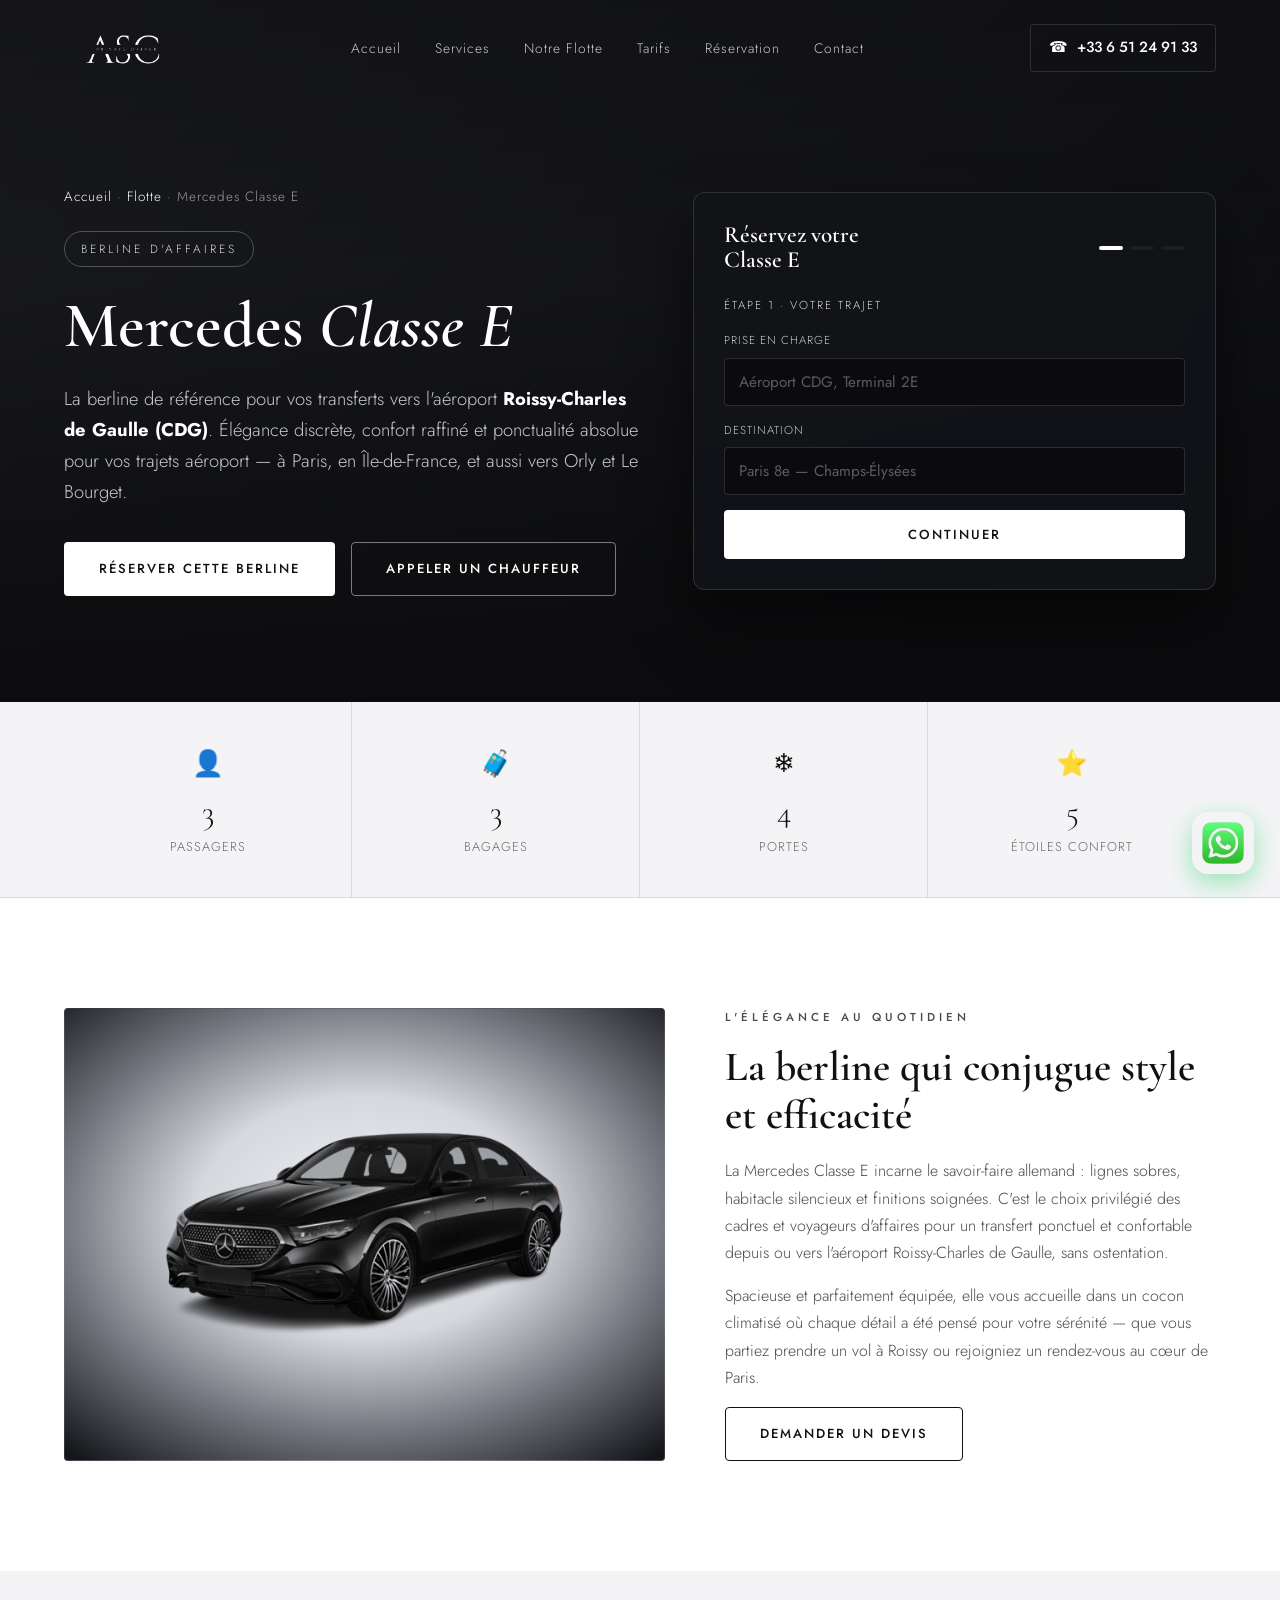
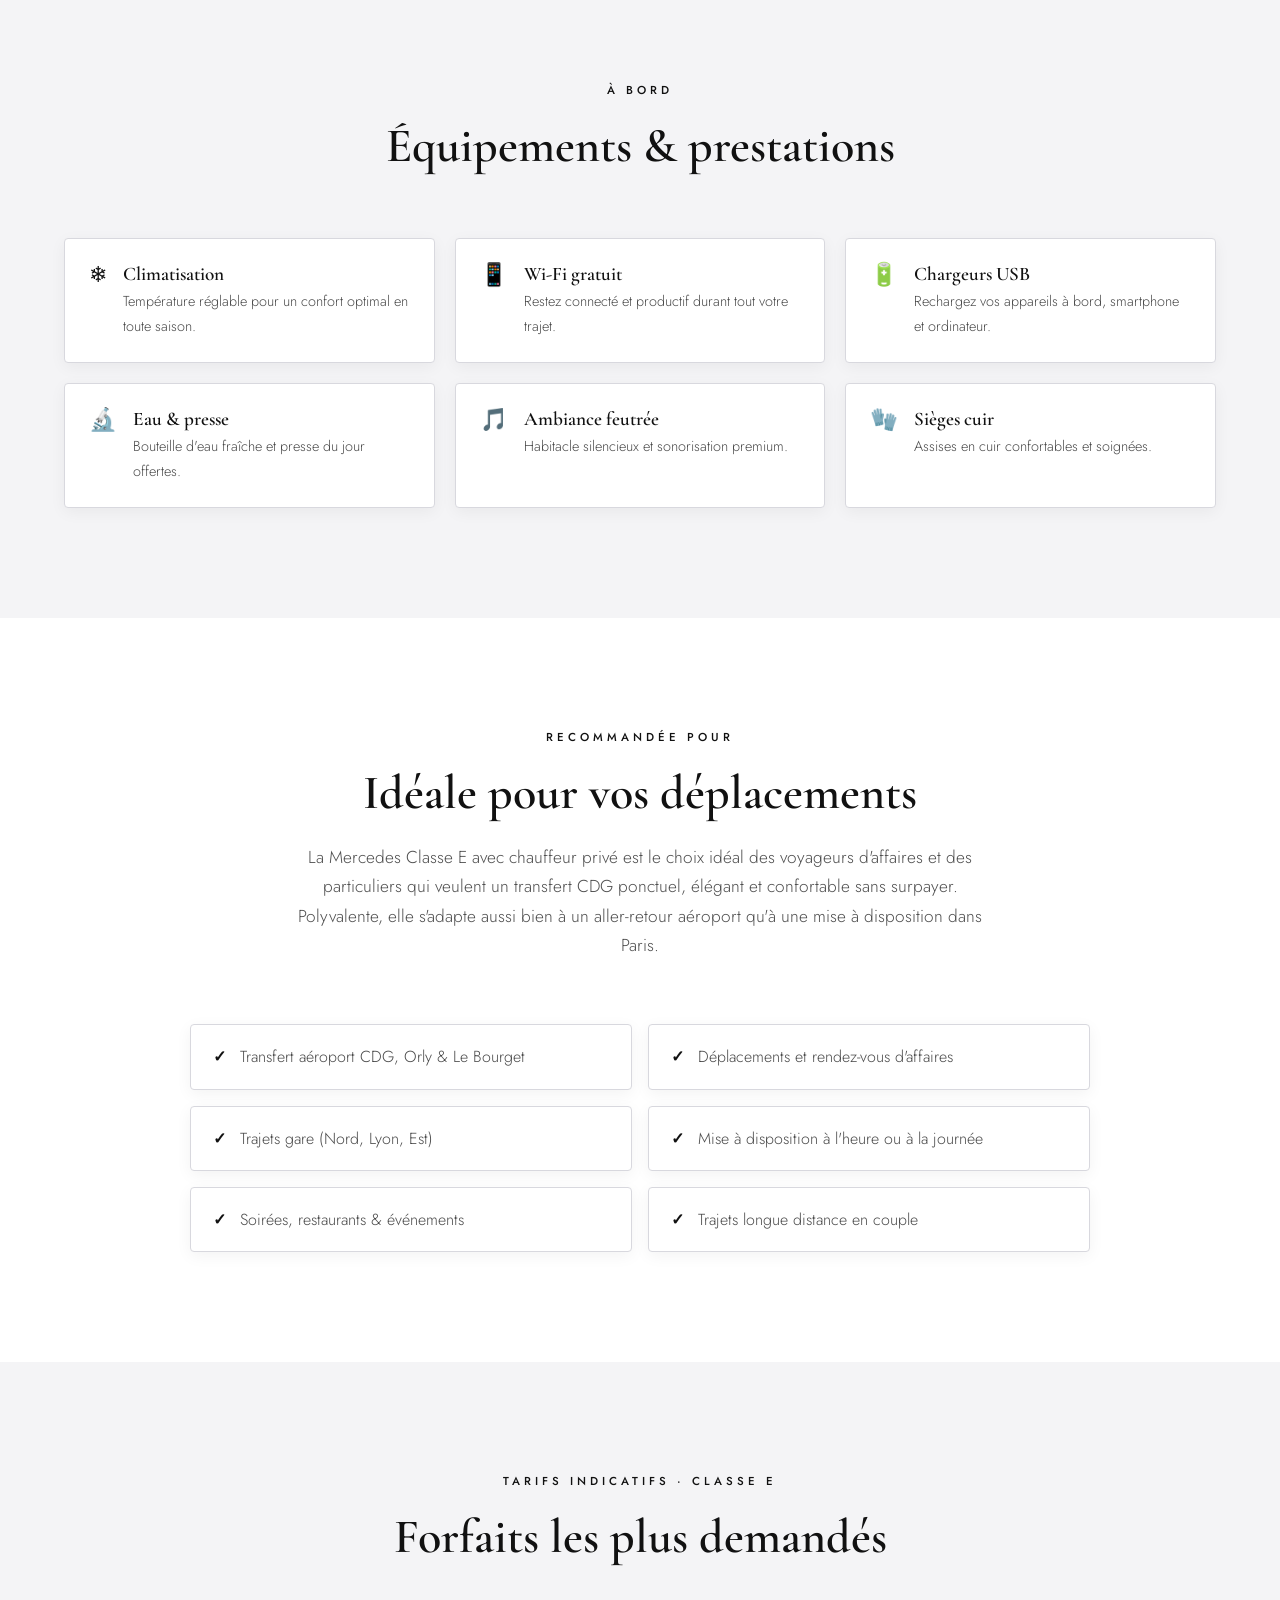
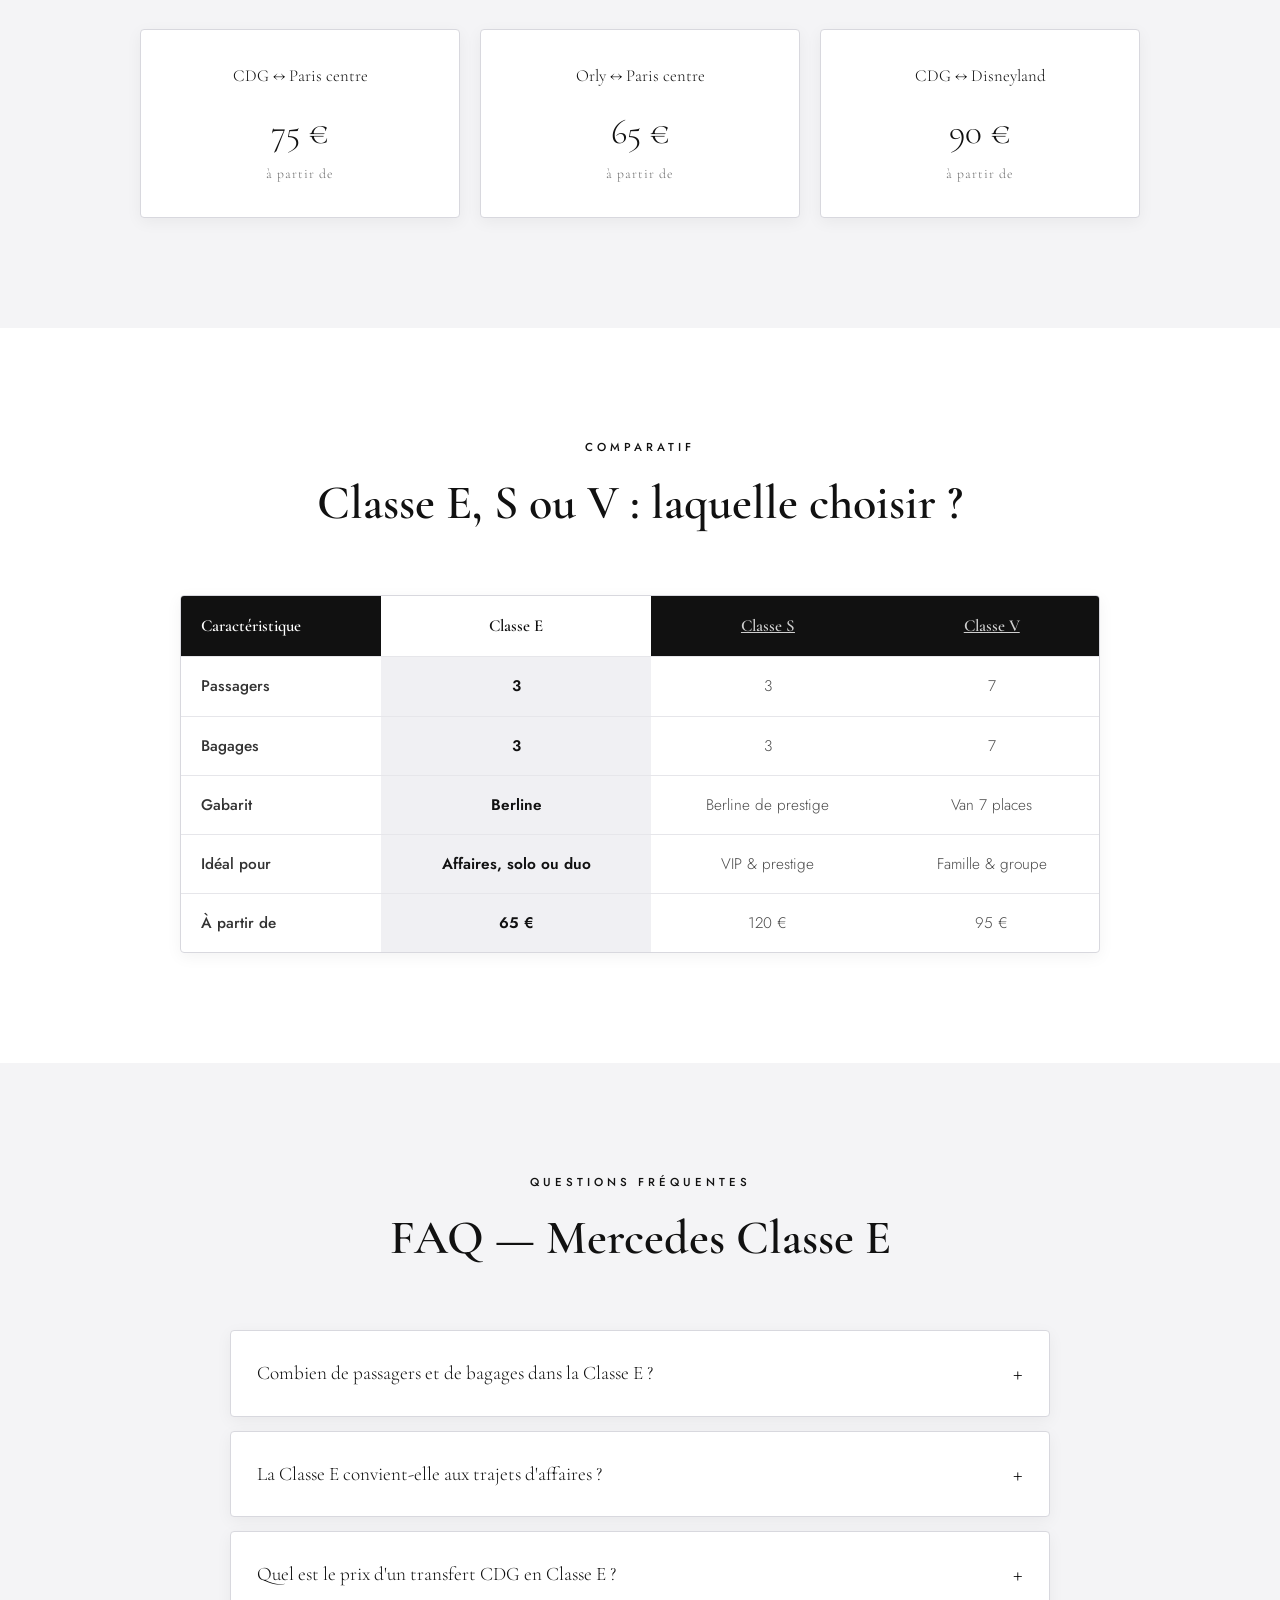
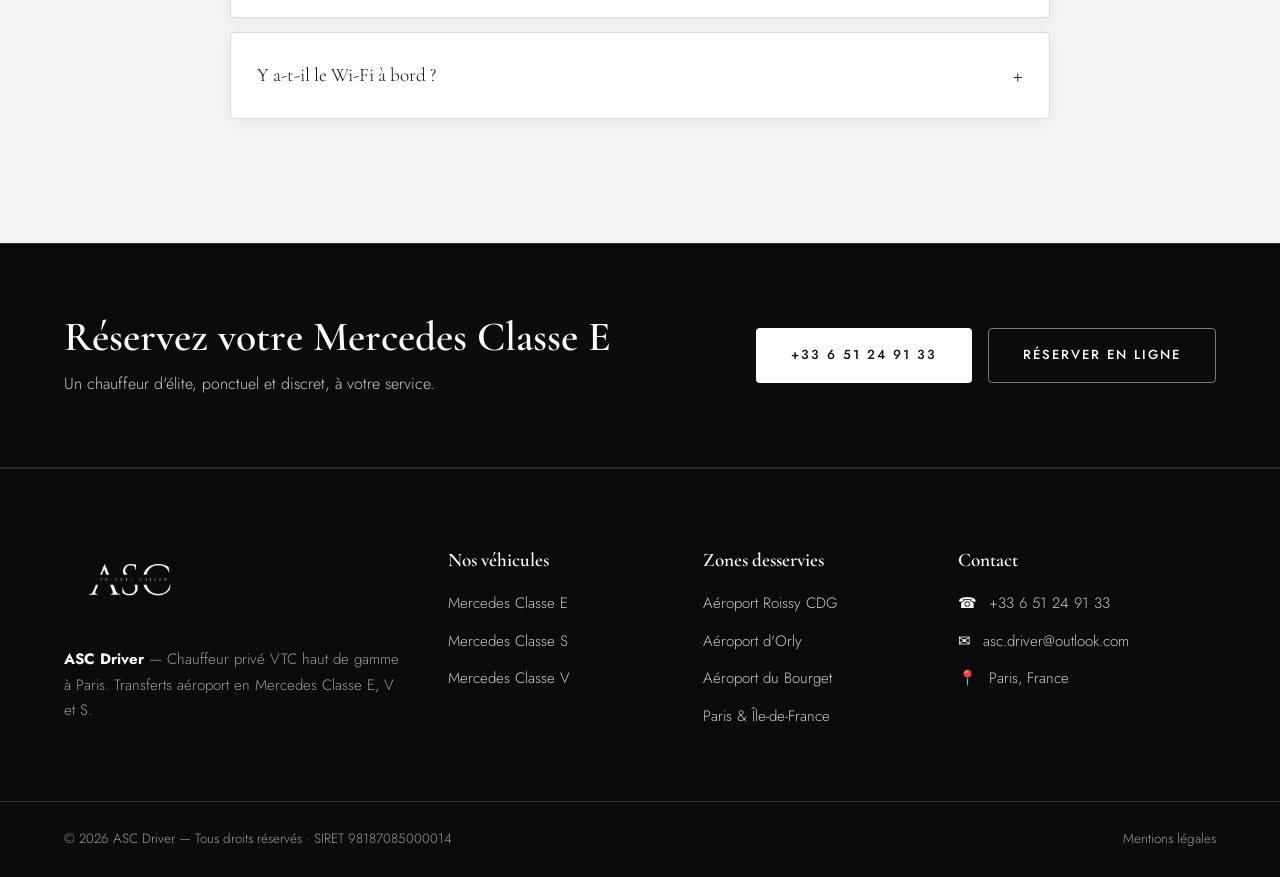
<file: chauffeur-prive-classe-e.html>
<!DOCTYPE html>
<html lang="fr">
<head>
  <meta charset="UTF-8" />
  <meta name="viewport" content="width=device-width, initial-scale=1.0" />
  <title>Mercedes Classe E — Berline d'affaires | ASC Driver Transfert CDG Paris</title>
  <meta name="description" content="Réservez une Mercedes Classe E avec chauffeur privé ASC Driver. Berline d'affaires élégante pour vos transferts aéroport CDG, Orly et trajets dans Paris. Jusqu'à 3 passagers." />
  <meta name="keywords" content="Mercedes Classe E chauffeur, berline VTC Paris, transfert CDG Classe E, chauffeur privé affaires" />
  <link rel="canonical" href="https://transfert-cdg-paris.fr/chauffeur-prive-classe-e.html" />
  <meta property="og:title" content="Mercedes Classe E — ASC Driver" />
  <meta property="og:description" content="Berline d'affaires avec chauffeur privé à Paris. Transferts aéroport CDG & Orly." />
  <meta property="og:type" content="website" />
  <meta property="og:url" content="https://transfert-cdg-paris.fr/chauffeur-prive-classe-e.html" />
  <meta property="og:image" content="https://transfert-cdg-paris.fr/classe-e.webp" />
  <meta property="og:locale" content="fr_FR" />
  <link rel="preconnect" href="https://fonts.googleapis.com" />
  <link rel="preconnect" href="https://fonts.gstatic.com" crossorigin />
  <link href="https://fonts.googleapis.com/css2?family=Cormorant+Garamond:wght@400;500;600;700&family=Jost:wght@300;400;500;600&display=swap" rel="stylesheet" />
  <link rel="icon" href="favicon.ico" sizes="any" />
  <link rel="icon" type="image/png" sizes="32x32" href="icones/android-icon-32x32.png" />
  <link rel="icon" type="image/png" sizes="96x96" href="icones/android-icon-96x96.png" />
  <link rel="apple-touch-icon" sizes="96x96" href="icones/apple-icon-96x96.png" />
  <meta name="theme-color" content="#0b0b0d" />
  <meta name="msapplication-TileColor" content="#0b0b0d" />
  <meta name="msapplication-TileImage" content="icones/ms-icon-96x96.png" />
  <link rel="stylesheet" href="css/style.css" />
  <script type="application/ld+json">
  {
    "@context": "https://schema.org",
    "@graph": [
      {
        "@type": "Service",
        "@id": "https://transfert-cdg-paris.fr/chauffeur-prive-classe-e.html#service",
        "name": "Mercedes Classe E avec chauffeur privé — Berline d'affaires",
        "serviceType": "Transfert aéroport et chauffeur privé VTC",
        "description": "Berline Mercedes Classe E avec chauffeur privé pour vos transferts aéroport CDG, navette Paris Charles de Gaulle, Orly et déplacements VTC dans Paris. Voiture avec chauffeur élégante pour particuliers et professionnels, jusqu'à 3 passagers et 3 bagages.",
        "url": "https://transfert-cdg-paris.fr/chauffeur-prive-classe-e.html",
        "image": "https://transfert-cdg-paris.fr/classe-e.webp",
        "provider": {
          "@type": ["Organization", "TaxiService"],
          "name": "ASC Driver",
          "url": "https://transfert-cdg-paris.fr",
          "logo": "https://transfert-cdg-paris.fr/asc-driver.webp",
          "telephone": "+33651249133",
          "email": "asc.driver@outlook.com",
          "vatID": "98187085000014"
        },
        "areaServed": { "@type": "Country", "name": "France" },
        "offers": {
          "@type": "Offer",
          "price": "65",
          "priceCurrency": "EUR",
          "availability": "https://schema.org/InStock",
          "url": "https://transfert-cdg-paris.fr/#reservation"
        }
      },
      {
        "@type": "BreadcrumbList",
        "itemListElement": [
          { "@type": "ListItem", "position": 1, "name": "Accueil", "item": "https://transfert-cdg-paris.fr/" },
          { "@type": "ListItem", "position": 2, "name": "Notre flotte", "item": "https://transfert-cdg-paris.fr/#flotte" },
          { "@type": "ListItem", "position": 3, "name": "Mercedes Classe E", "item": "https://transfert-cdg-paris.fr/chauffeur-prive-classe-e.html" }
        ]
      },
      {
        "@type": "FAQPage",
        "mainEntity": [
          { "@type": "Question", "name": "Combien de passagers et de bagages dans la Classe E ?", "acceptedAnswer": { "@type": "Answer", "text": "La Mercedes Classe E accueille jusqu'à 3 passagers et 3 valises. Pour un groupe plus nombreux ou davantage de bagages, optez pour la Classe V (van 7 places)." } },
          { "@type": "Question", "name": "La Classe E convient-elle aux trajets d'affaires ?", "acceptedAnswer": { "@type": "Answer", "text": "Absolument : habitacle silencieux, Wi-Fi à bord, prises de recharge et chauffeur en tenue. C'est notre berline la plus demandée pour les déplacements professionnels au départ de CDG." } },
          { "@type": "Question", "name": "Quel est le prix d'un transfert CDG en Classe E ?", "acceptedAnswer": { "@type": "Answer", "text": "Le tarif est un forfait fixe à partir de 65 €, garanti à la réservation (bagages, péages et attente inclus). Le prix exact dépend de votre trajet et de l'horaire." } },
          { "@type": "Question", "name": "Y a-t-il le Wi-Fi à bord ?", "acceptedAnswer": { "@type": "Answer", "text": "Oui, le Wi-Fi gratuit est disponible dans toutes nos Mercedes, ainsi que des chargeurs pour vos appareils." } }
        ]
      }
    ]
  }
  </script>
</head>
<body>
  <header class="header" id="header">
    <div class="container header__inner">
      <a href="index.html" class="logo" title="chauffeur privé cdg">
        <img src="asc-driver.webp" alt="ASC Private Driver — Chauffeur privé Paris" class="logo__img" title="chauffeur mercedes cdg" />
      </a>
      <nav class="nav" id="nav">
        <ul class="nav__list">
          <li><a href="index.html" class="nav__link" title="navette paris charles de gaulle">Accueil</a></li>
          <li><a href="index.html#services" class="nav__link" title="chauffeur aeroport cdg">Services</a></li>
          <li><a href="index.html#flotte" class="nav__link" title="chauffeur mercedes cdg">Notre Flotte</a></li>
          <li><a href="index.html#tarifs" class="nav__link" title="prix chauffeur privé cdg">Tarifs</a></li>
          <li><a href="index.html?vehicule=Mercedes%20Classe%20E#reservation" class="nav__link" title="reserver vtc aeroport cdg">Réservation</a></li>
          <li><a href="index.html#contact" class="nav__link" title="reservation vtc cdg">Contact</a></li>
        </ul>
      </nav>
      <a href="tel:+33651249133" class="header__cta" title="réserver vtc aéroport charles de gaulle">
        <span class="header__cta-icon">&#9742;</span><span>+33 6 51 24 91 33</span>
      </a>
      <button class="burger" id="burger" aria-label="Menu" aria-expanded="false"><span></span><span></span><span></span></button>
    </div>
  </header>
  <section class="v-hero v-hero--e">
    <div class="container v-hero__inner">
      <div class="v-hero__content">
      <p class="v-hero__crumb"><a href="index.html" title="navette charles de gaulle paris">Accueil</a> · <a href="index.html#flotte" title="vtc chauffeur privé cdg">Flotte</a> · Mercedes Classe E</p>
      <span class="v-hero__tag">Berline d'affaires</span>
      <h1 class="v-hero__title">Mercedes <span>Classe E</span></h1>
      <p class="v-hero__lead">
        La berline de référence pour vos transferts vers l'aéroport <strong>Roissy-Charles de Gaulle (CDG)</strong>.
        Élégance discrète, confort raffiné et ponctualité absolue pour vos trajets aéroport —
        à Paris, en Île-de-France, et aussi vers Orly et Le Bourget.
      </p>
      <div class="v-hero__actions">
        <a href="index.html?vehicule=Mercedes%20Classe%20E#reservation" class="btn btn--gold" title="reserver vtc aeroport cdg">Réserver cette berline</a>
        <a href="tel:+33651249133" class="btn btn--ghost" title="chauffeur navette aeroport cdg">Appeler un chauffeur</a>
      </div>
      </div>
      <form class="hero-form multistep" id="quoteFormE" data-vehicle="Mercedes Classe E" novalidate>
        <div class="hero-form__head">
          <h3>Réservez votre<br />Classe E</h3>
          <div class="hero-form__steps">
            <span class="step-dot active"></span><span class="step-dot"></span><span class="step-dot"></span>
          </div>
        </div>
        <div class="form-step active">
          <p class="form-step__label">Étape 1 · Votre trajet</p>
          <div class="hf-field">
            <label for="from">Prise en charge</label>
            <input type="text" id="from" name="from" placeholder="Aéroport CDG, Terminal 2E" required />
          </div>
          <div class="hf-field">
            <label for="to">Destination</label>
            <input type="text" id="to" name="to" placeholder="Paris 8e — Champs-Élysées" required />
          </div>
          <button type="button" class="btn btn--gold btn--full hf-next">Continuer</button>
        </div>
        <div class="form-step">
          <p class="form-step__label">Étape 2 · Détails du voyage</p>
          <div class="hf-row">
            <div class="hf-field"><label for="date">Date</label><input type="date" id="date" name="date" required /></div>
            <div class="hf-field"><label for="time">Heure</label><input type="time" id="time" name="time" required /></div>
          </div>
          <div class="hf-row">
            <div class="hf-field"><label for="passengers">Passagers</label>
              <select id="passengers" name="passengers"><option>1</option><option>2</option><option>3</option></select>
            </div>
            <div class="hf-field"><label for="luggage">Bagages</label>
              <select id="luggage" name="luggage"><option>0</option><option>1</option><option>2</option><option>3</option></select>
            </div>
          </div>
          <div class="hf-actions">
            <button type="button" class="btn btn--outline hf-prev">Retour</button>
            <button type="button" class="btn btn--gold hf-next">Continuer</button>
          </div>
        </div>
        <div class="form-step">
          <p class="form-step__label">Étape 3 · Vos coordonnées</p>
          <div class="hf-field"><label for="name">Nom complet</label><input type="text" id="name" name="name" placeholder="Jean Dupont" required /></div>
          <div class="hf-row">
            <div class="hf-field"><label>Téléphone</label><input type="tel" id="phone" name="phone" placeholder="06 00 00 00 00" required / pattern="(?:(?:\+|00)33[ .\-]?|0)[1679](?:[ .\-]?\d{2}){4}" maxlength="20" inputmode="tel" title="Numéro français uniquement : 06 12 34 56 78 ou +33 6 12 34 56 78"></div>
            <div class="hf-field"><label for="email">Email</label><input type="email" id="email" name="email" placeholder="vous@email.com" required /></div>
          </div>
          <div class="hf-actions">
            <button type="button" class="btn btn--outline hf-prev">Retour</button>
            <button type="submit" class="btn btn--gold">Demander mon devis</button>
          </div>
          <p class="hf-feedback" role="status"></p>
        </div>
      </form>
    </div>
  </section>
  <section class="v-stats">
    <div class="container">
      <div class="v-stats__grid">
        <div class="v-stat"><div class="v-stat__icon">&#128100;</div><div class="v-stat__value">3</div><div class="v-stat__label">Passagers</div></div>
        <div class="v-stat"><div class="v-stat__icon">&#129523;</div><div class="v-stat__value">3</div><div class="v-stat__label">Bagages</div></div>
        <div class="v-stat"><div class="v-stat__icon">&#10052;</div><div class="v-stat__value">4</div><div class="v-stat__label">Portes</div></div>
        <div class="v-stat"><div class="v-stat__icon">&#11088;</div><div class="v-stat__value">5</div><div class="v-stat__label">Étoiles confort</div></div>
      </div>
    </div>
  </section>
  <section class="section">
    <div class="container">
      <div class="v-intro__grid">
        <div class="v-intro__media"><img src="classe-e.webp" alt="Mercedes Classe E avec chauffeur privé — berline d'affaires pour transfert aéroport CDG Paris" title="voiture avec chauffeur cdg" /></div>
        <div class="v-intro__text">
          <p class="section__eyebrow">L'élégance au quotidien</p>
          <h2 class="section__title">La berline qui conjugue style et efficacité</h2>
          <p>
            La Mercedes Classe E incarne le savoir-faire allemand : lignes sobres,
            habitacle silencieux et finitions soignées. C'est le choix privilégié
            des cadres et voyageurs d'affaires pour un transfert ponctuel et confortable
            depuis ou vers l'aéroport Roissy-Charles de Gaulle, sans ostentation.
          </p>
          <p>
            Spacieuse et parfaitement équipée, elle vous accueille dans un cocon
            climatisé où chaque détail a été pensé pour votre sérénité — que vous
            partiez prendre un vol à Roissy ou rejoigniez un rendez-vous au cœur de Paris.
          </p>
          <a href="index.html?vehicule=Mercedes%20Classe%20E#reservation" class="btn btn--outline" title="prix chauffeur privé cdg">Demander un devis</a>
        </div>
      </div>
    </div>
  </section>
  <section class="section v-equip">
    <div class="container">
      <div class="section__head">
        <p class="section__eyebrow">À bord</p>
        <h2 class="section__title">Équipements &amp; prestations</h2>
      </div>
      <div class="v-equip__grid">
        <div class="v-equip__item"><span>&#10052;</span><div><h3>Climatisation</h3><p>Température réglable pour un confort optimal en toute saison.</p></div></div>
        <div class="v-equip__item"><span>&#128241;</span><div><h3>Wi-Fi gratuit</h3><p>Restez connecté et productif durant tout votre trajet.</p></div></div>
        <div class="v-equip__item"><span>&#128267;</span><div><h3>Chargeurs USB</h3><p>Rechargez vos appareils à bord, smartphone et ordinateur.</p></div></div>
        <div class="v-equip__item"><span>&#128300;</span><div><h3>Eau &amp; presse</h3><p>Bouteille d'eau fraîche et presse du jour offertes.</p></div></div>
        <div class="v-equip__item"><span>&#127925;</span><div><h3>Ambiance feutrée</h3><p>Habitacle silencieux et sonorisation premium.</p></div></div>
        <div class="v-equip__item"><span>&#129508;</span><div><h3>Sièges cuir</h3><p>Assises en cuir confortables et soignées.</p></div></div>
      </div>
    </div>
  </section>
  <section class="section">
    <div class="container">
      <div class="section__head">
        <p class="section__eyebrow">Recommandée pour</p>
        <h2 class="section__title">Idéale pour vos déplacements</h2>
        <p class="section__intro">
          La Mercedes Classe E avec chauffeur privé est le choix idéal des voyageurs d'affaires et des
          particuliers qui veulent un transfert CDG ponctuel, élégant et confortable sans surpayer.
          Polyvalente, elle s'adapte aussi bien à un aller-retour aéroport qu'à une mise à disposition dans Paris.
        </p>
      </div>
      <ul class="v-uses__list">
        <li>Transfert aéroport CDG, Orly &amp; Le Bourget</li>
        <li>Déplacements et rendez-vous d'affaires</li>
        <li>Trajets gare (Nord, Lyon, Est)</li>
        <li>Mise à disposition à l'heure ou à la journée</li>
        <li>Soirées, restaurants &amp; événements</li>
        <li>Trajets longue distance en couple</li>
      </ul>
    </div>
  </section>
  <section class="section v-price">
    <div class="container">
      <div class="section__head">
        <p class="section__eyebrow">Tarifs indicatifs · Classe E</p>
        <h2 class="section__title">Forfaits les plus demandés</h2>
      </div>
      <div class="v-price__grid">
        <div class="v-price__card"><div class="v-price__route">CDG &harr; Paris centre</div><div class="v-price__amount">75 €<small>à partir de</small></div></div>
        <div class="v-price__card"><div class="v-price__route">Orly &harr; Paris centre</div><div class="v-price__amount">65 €<small>à partir de</small></div></div>
        <div class="v-price__card"><div class="v-price__route">CDG &harr; Disneyland</div><div class="v-price__amount">90 €<small>à partir de</small></div></div>
      </div>
    </div>
  </section>
  <section class="section v-compare">
    <div class="container">
      <div class="section__head">
        <p class="section__eyebrow">Comparatif</p>
        <h2 class="section__title">Classe E, S ou V : laquelle choisir ?</h2>
      </div>
      <div class="compare__wrap">
        <table class="compare">
          <thead>
            <tr>
              <th>Caractéristique</th>
              <th class="is-current">Classe E</th>
              <th><a href="chauffeur-prive-classe-s.html" title="chauffeur vtc privé charles de gaulle">Classe S</a></th>
              <th><a href="chauffeur-prive-classe-v.html" title="navettes cdg paris">Classe V</a></th>
            </tr>
          </thead>
          <tbody>
            <tr><td>Passagers</td><td class="is-current">3</td><td>3</td><td>7</td></tr>
            <tr><td>Bagages</td><td class="is-current">3</td><td>3</td><td>7</td></tr>
            <tr><td>Gabarit</td><td class="is-current">Berline</td><td>Berline de prestige</td><td>Van 7 places</td></tr>
            <tr><td>Idéal pour</td><td class="is-current">Affaires, solo ou duo</td><td>VIP &amp; prestige</td><td>Famille &amp; groupe</td></tr>
            <tr><td>À partir de</td><td class="is-current">65 €</td><td>120 €</td><td>95 €</td></tr>
          </tbody>
        </table>
      </div>
    </div>
  </section>

  <section class="section v-faq">
    <div class="container">
      <div class="section__head">
        <p class="section__eyebrow">Questions fréquentes</p>
        <h2 class="section__title">FAQ — Mercedes Classe E</h2>
      </div>
      <div class="faq__list">
        <details class="faq__item">
          <summary>Combien de passagers et de bagages dans la Classe E ?</summary>
          <p>La Mercedes Classe E accueille jusqu'à 3 passagers et 3 valises. Pour un groupe plus nombreux ou davantage de bagages, optez pour la Classe V (van 7 places).</p>
        </details>
        <details class="faq__item">
          <summary>La Classe E convient-elle aux trajets d'affaires ?</summary>
          <p>Absolument : habitacle silencieux, Wi-Fi à bord, prises de recharge et chauffeur en tenue. C'est notre berline la plus demandée pour les déplacements professionnels au départ de CDG.</p>
        </details>
        <details class="faq__item">
          <summary>Quel est le prix d'un transfert CDG en Classe E ?</summary>
          <p>Le tarif est un forfait fixe à partir de 65 €, garanti à la réservation (bagages, péages et attente inclus). Le prix exact dépend de votre trajet et de l'horaire.</p>
        </details>
        <details class="faq__item">
          <summary>Y a-t-il le Wi-Fi à bord ?</summary>
          <p>Oui, le Wi-Fi gratuit est disponible dans toutes nos Mercedes, ainsi que des chargeurs pour vos appareils.</p>
        </details>
      </div>
    </div>
  </section>

  <section class="cta-band">
    <div class="container cta-band__inner">
      <div><h2>Réservez votre Mercedes Classe E</h2><p>Un chauffeur d'élite, ponctuel et discret, à votre service.</p></div>
      <div class="cta-band__actions">
        <a href="tel:+33651249133" class="btn btn--gold" title="prix d un chauffeur privé cdg">+33 6 51 24 91 33</a>
        <a href="index.html?vehicule=Mercedes%20Classe%20E#reservation" class="btn btn--ghost" title="reservation vtc cdg">Réserver en ligne</a>
      </div>
    </div>
  </section>
  <footer class="footer" id="contact">
    <div class="container footer__grid">
      <div class="footer__col">
        <a href="index.html" class="logo logo--footer" title="voiture avec chauffeur cdg"><img src="asc-driver.webp" alt="ASC Private Driver" class="logo__img" title="chauffeur mercedes cdg" /></a>
        <p class="footer__about"><strong>ASC Driver</strong> — Chauffeur privé VTC haut de gamme à Paris. Transferts aéroport en Mercedes Classe E, V et S.</p>
      </div>
      <div class="footer__col"><h4>Nos véhicules</h4><ul>
        <li><a href="chauffeur-prive-classe-e.html" title="chauffeur privé pour particulier cdg">Mercedes Classe E</a></li>
        <li><a href="chauffeur-prive-classe-s.html" title="chauffeur vtc privé charles de gaulle">Mercedes Classe S</a></li>
        <li><a href="chauffeur-prive-classe-v.html" title="navettes cdg paris">Mercedes Classe V</a></li>
      </ul></div>
      <div class="footer__col"><h4>Zones desservies</h4><ul>
        <li>Aéroport Roissy CDG</li><li>Aéroport d'Orly</li><li>Aéroport du Bourget</li><li>Paris &amp; Île-de-France</li>
      </ul></div>
      <div class="footer__col"><h4>Contact</h4><ul class="footer__contact">
        <li><span>&#9742;</span> <a href="tel:+33651249133" title="reservation vtc cdg">+33 6 51 24 91 33</a></li>
        <li><span>&#9993;</span> <a href="mailto:asc.driver@outlook.com" title="réserver vtc aéroport charles de gaulle">asc.driver@outlook.com</a></li>
        <li><span>&#128205;</span> Paris, France</li>
      </ul></div>
    </div>
    <div class="footer__bottom"><div class="container footer__bottom-inner">
      <p>&copy; <span id="year"></span> ASC Driver — Tous droits réservés · SIRET 98187085000014</p>
      <p><a href="mentions-legales.html" title="transport prive cdg">Mentions légales</a></p>
    </div></div>
  </footer>
  <a href="https://wa.me/33651249133" class="float-call" target="_blank" rel="noopener" aria-label="Contacter ASC Driver sur WhatsApp" title="chauffeur aeroport cdg">
    <img src="whatsapp.webp" alt="Contacter ASC Driver sur WhatsApp" />
  </a>
  <script src="js/main.js"></script>
</body>
</html>
</file>
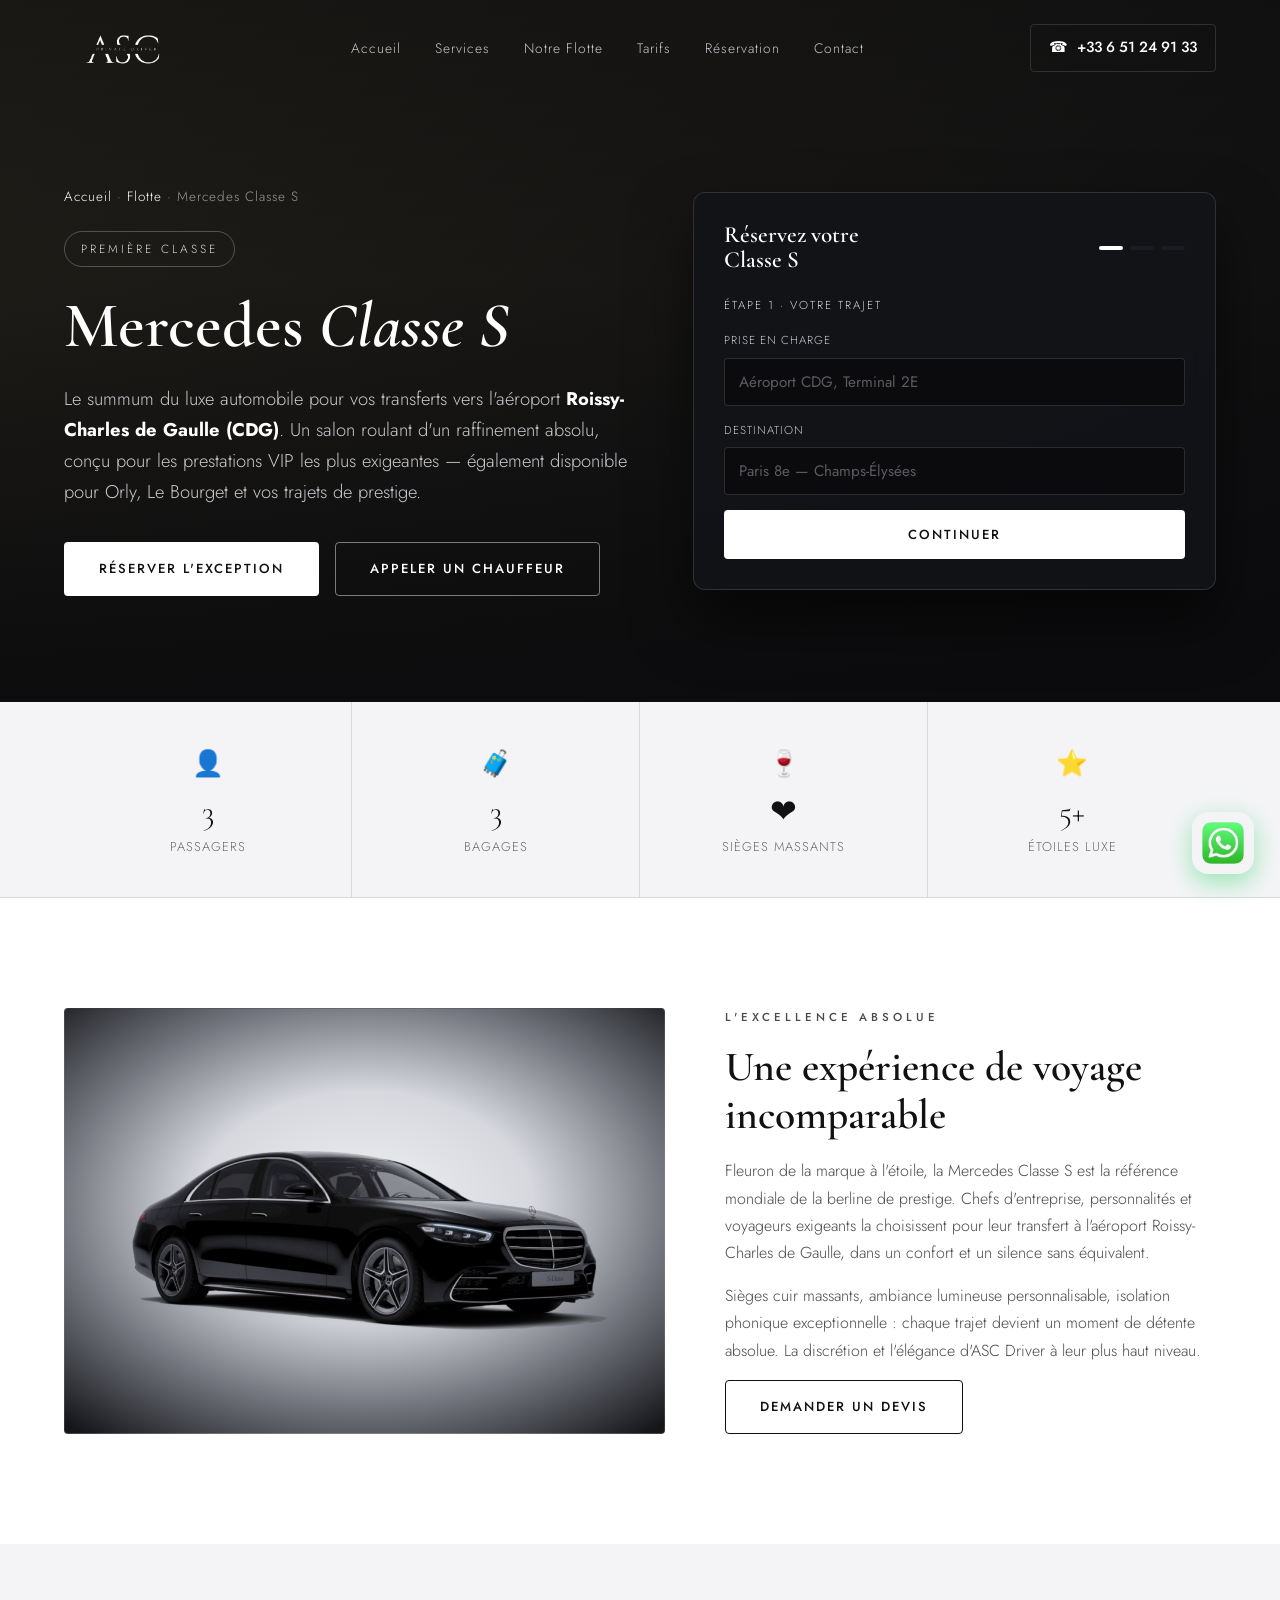
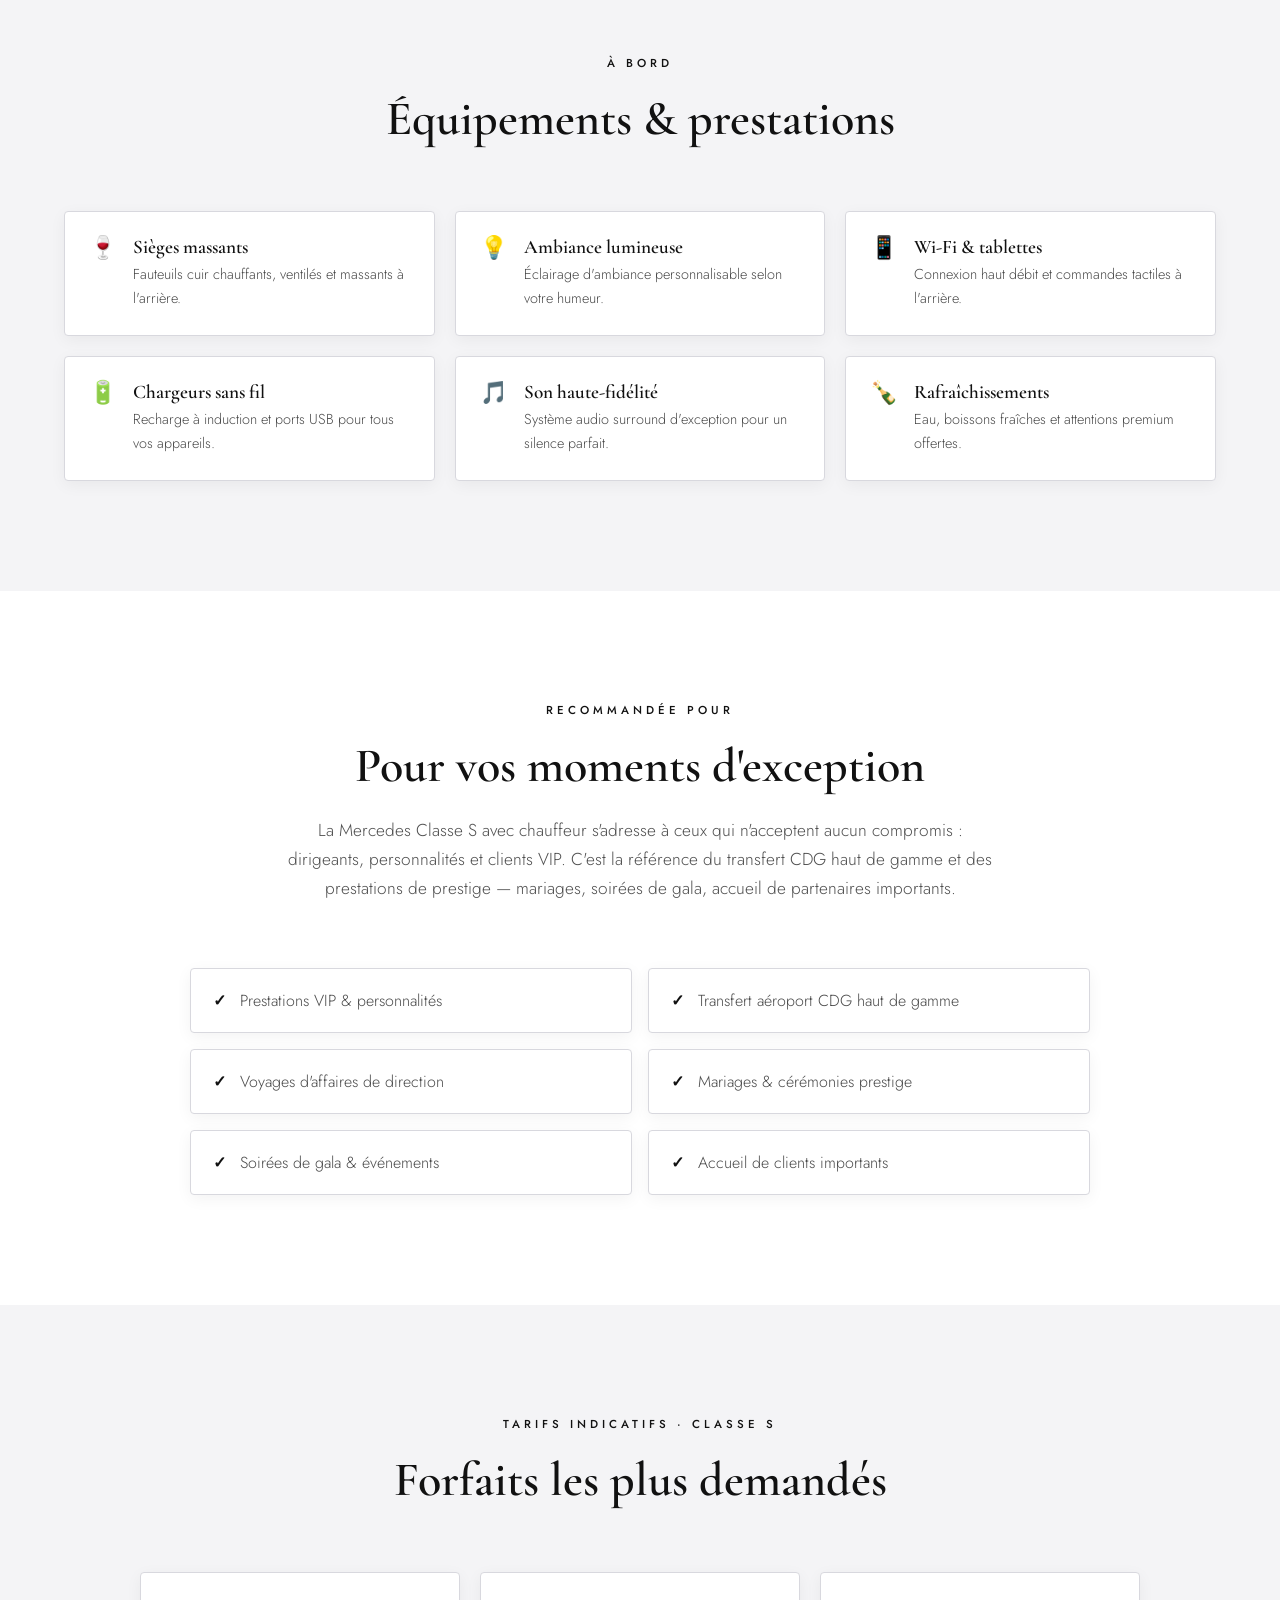
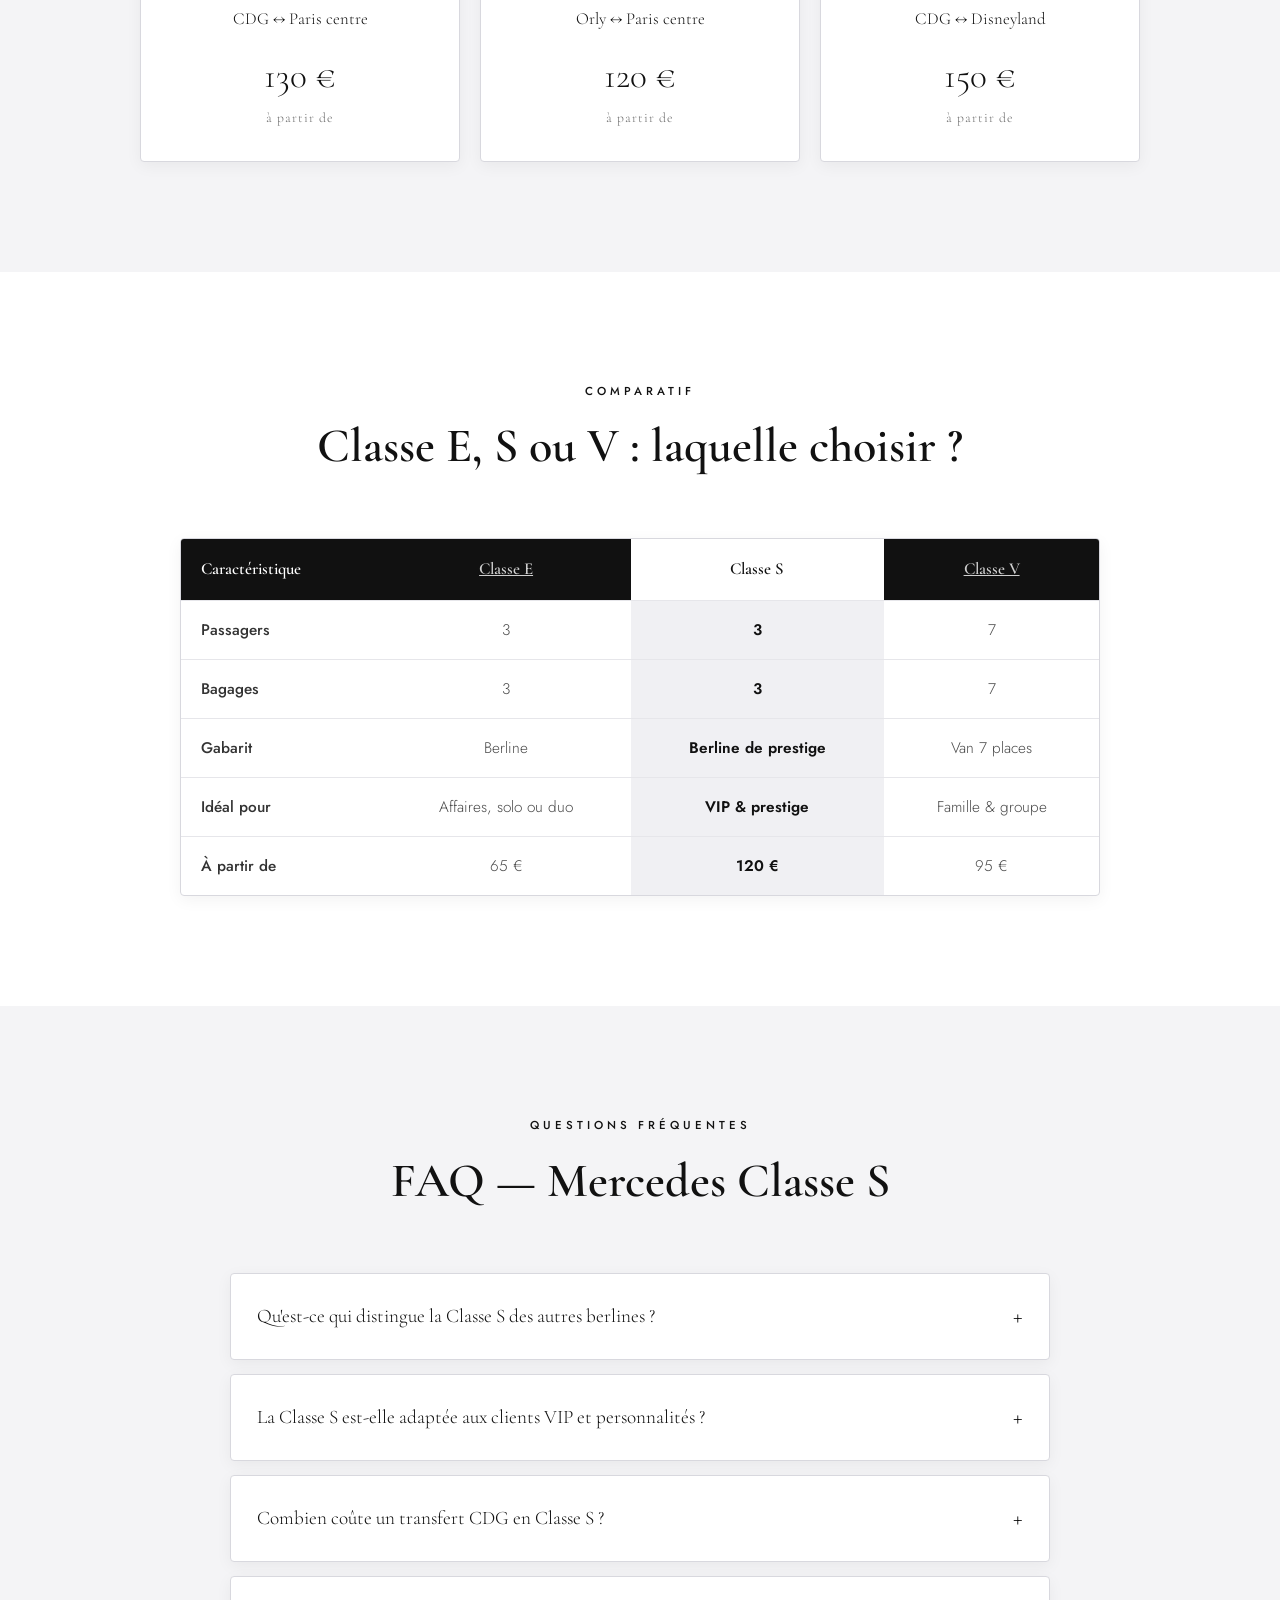
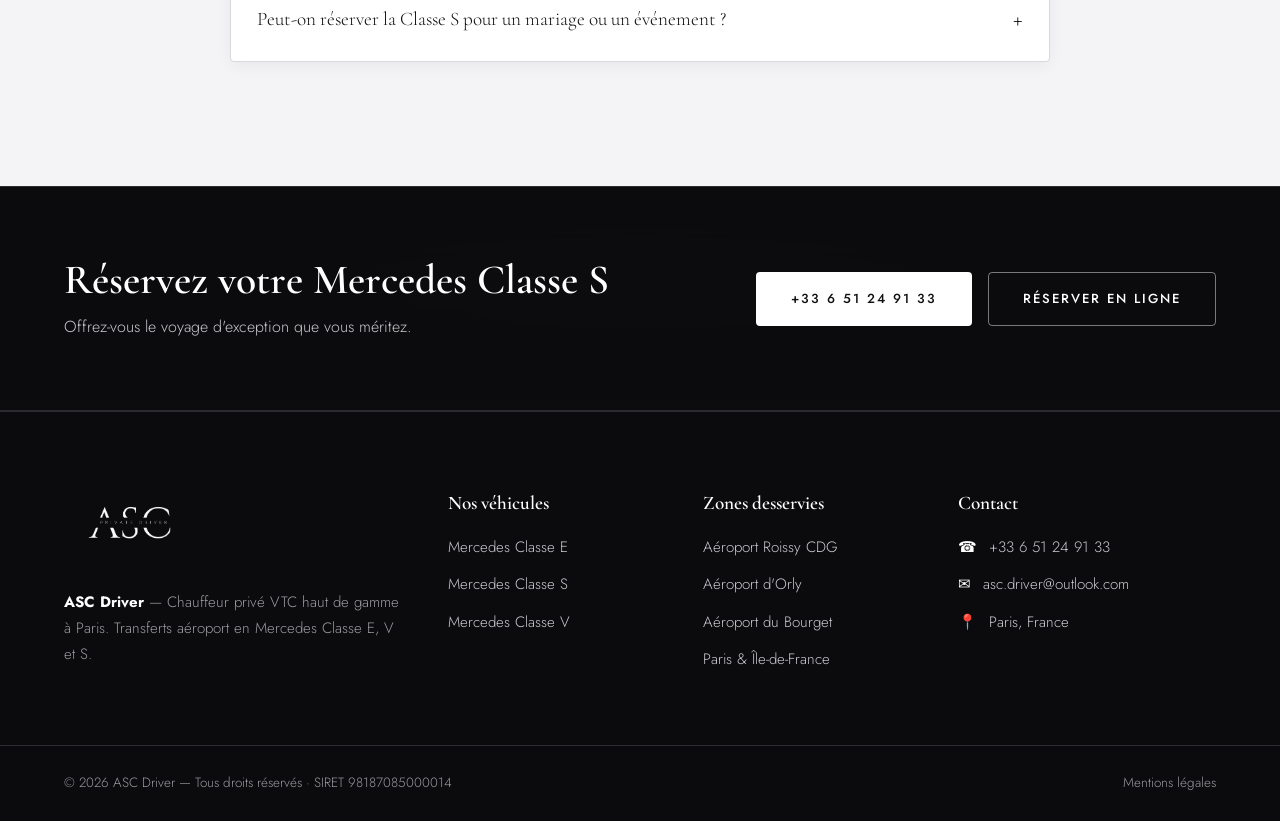
<file: chauffeur-prive-classe-s.html>
<!DOCTYPE html>
<html lang="fr">
<head>
  <meta charset="UTF-8" />
  <meta name="viewport" content="width=device-width, initial-scale=1.0" />
  <title>Mercedes Classe S — Première classe | ASC Driver Transfert CDG Paris</title>
  <meta name="description" content="Réservez une Mercedes Classe S avec chauffeur privé ASC Driver. Le summum du luxe pour vos transferts aéroport CDG, prestations VIP et trajets d'exception à Paris. Jusqu'à 3 passagers." />
  <meta name="keywords" content="Mercedes Classe S chauffeur, VTC luxe Paris, transfert CDG Classe S, chauffeur privé VIP, limousine Paris" />
  <link rel="canonical" href="https://transfert-cdg-paris.fr/chauffeur-prive-classe-s.html" />
  <meta property="og:title" content="Mercedes Classe S — ASC Driver" />
  <meta property="og:description" content="Le summum du luxe automobile avec chauffeur privé à Paris. Prestations VIP & transferts aéroport." />
  <meta property="og:type" content="website" />
  <meta property="og:url" content="https://transfert-cdg-paris.fr/chauffeur-prive-classe-s.html" />
  <meta property="og:image" content="https://transfert-cdg-paris.fr/classe-s.webp" />
  <meta property="og:locale" content="fr_FR" />
  <link rel="preconnect" href="https://fonts.googleapis.com" />
  <link rel="preconnect" href="https://fonts.gstatic.com" crossorigin />
  <link href="https://fonts.googleapis.com/css2?family=Cormorant+Garamond:wght@400;500;600;700&family=Jost:wght@300;400;500;600&display=swap" rel="stylesheet" />
  <link rel="icon" href="favicon.ico" sizes="any" />
  <link rel="icon" type="image/png" sizes="32x32" href="icones/android-icon-32x32.png" />
  <link rel="icon" type="image/png" sizes="96x96" href="icones/android-icon-96x96.png" />
  <link rel="apple-touch-icon" sizes="96x96" href="icones/apple-icon-96x96.png" />
  <meta name="theme-color" content="#0b0b0d" />
  <meta name="msapplication-TileColor" content="#0b0b0d" />
  <meta name="msapplication-TileImage" content="icones/ms-icon-96x96.png" />
  <link rel="stylesheet" href="css/style.css" />
  <script type="application/ld+json">
  {
    "@context": "https://schema.org",
    "@graph": [
      {
        "@type": "Service",
        "@id": "https://transfert-cdg-paris.fr/chauffeur-prive-classe-s.html#service",
        "name": "Mercedes Classe S avec chauffeur privé — Première classe",
        "serviceType": "Transfert aéroport VIP et chauffeur privé VTC de luxe",
        "description": "Chauffeur Mercedes Classe S, le summum du chauffeur privé à Paris. Transfert aéroport CDG haut de gamme, navette Charles de Gaulle Paris, prestations VIP et transport privé d'exception. Chauffeur VTC privé pour vos trajets longue distance et événements, jusqu'à 3 passagers.",
        "url": "https://transfert-cdg-paris.fr/chauffeur-prive-classe-s.html",
        "image": "https://transfert-cdg-paris.fr/classe-s.webp",
        "provider": {
          "@type": ["Organization", "TaxiService"],
          "name": "ASC Driver",
          "url": "https://transfert-cdg-paris.fr",
          "logo": "https://transfert-cdg-paris.fr/asc-driver.webp",
          "telephone": "+33651249133",
          "email": "asc.driver@outlook.com",
          "vatID": "98187085000014"
        },
        "areaServed": { "@type": "Country", "name": "France" },
        "offers": {
          "@type": "Offer",
          "price": "120",
          "priceCurrency": "EUR",
          "availability": "https://schema.org/InStock",
          "url": "https://transfert-cdg-paris.fr/#reservation"
        }
      },
      {
        "@type": "BreadcrumbList",
        "itemListElement": [
          { "@type": "ListItem", "position": 1, "name": "Accueil", "item": "https://transfert-cdg-paris.fr/" },
          { "@type": "ListItem", "position": 2, "name": "Notre flotte", "item": "https://transfert-cdg-paris.fr/#flotte" },
          { "@type": "ListItem", "position": 3, "name": "Mercedes Classe S", "item": "https://transfert-cdg-paris.fr/chauffeur-prive-classe-s.html" }
        ]
      },
      {
        "@type": "FAQPage",
        "mainEntity": [
          { "@type": "Question", "name": "Qu'est-ce qui distingue la Classe S des autres berlines ?", "acceptedAnswer": { "@type": "Answer", "text": "La Mercedes Classe S est le fleuron de la marque : sièges cuir massants à l'arrière, isolation phonique exceptionnelle, ambiance lumineuse et technologies de pointe. C'est l'expérience la plus luxueuse de notre flotte." } },
          { "@type": "Question", "name": "La Classe S est-elle adaptée aux clients VIP et personnalités ?", "acceptedAnswer": { "@type": "Answer", "text": "Oui, c'est sa vocation première : discrétion absolue, chauffeur en costume et confort d'exception pour vos partenaires, dirigeants ou invités de marque." } },
          { "@type": "Question", "name": "Combien coûte un transfert CDG en Classe S ?", "acceptedAnswer": { "@type": "Answer", "text": "Le forfait débute à 120 €, garanti à la réservation (bagages, péages et attente inclus). Le tarif exact dépend du trajet et de l'horaire." } },
          { "@type": "Question", "name": "Peut-on réserver la Classe S pour un mariage ou un événement ?", "acceptedAnswer": { "@type": "Answer", "text": "Bien sûr. La Classe S est très demandée pour les mariages, soirées de gala et événements prestige. Contactez-nous pour une mise à disposition sur mesure." } }
        ]
      }
    ]
  }
  </script>
</head>
<body>
  <header class="header" id="header">
    <div class="container header__inner">
      <a href="index.html" class="logo" title="chauffeur privé cdg">
        <img src="asc-driver.webp" alt="ASC Private Driver — Chauffeur privé Paris" class="logo__img" title="chauffeur mercedes cdg" />
      </a>
      <nav class="nav" id="nav">
        <ul class="nav__list">
          <li><a href="index.html" class="nav__link" title="navette paris charles de gaulle">Accueil</a></li>
          <li><a href="index.html#services" class="nav__link" title="chauffeur aeroport cdg">Services</a></li>
          <li><a href="index.html#flotte" class="nav__link" title="chauffeur mercedes cdg">Notre Flotte</a></li>
          <li><a href="index.html#tarifs" class="nav__link" title="prix chauffeur privé cdg">Tarifs</a></li>
          <li><a href="index.html?vehicule=Mercedes%20Classe%20S#reservation" class="nav__link" title="reserver vtc aeroport cdg">Réservation</a></li>
          <li><a href="index.html#contact" class="nav__link" title="reservation vtc cdg">Contact</a></li>
        </ul>
      </nav>
      <a href="tel:+33651249133" class="header__cta" title="réserver vtc aéroport charles de gaulle">
        <span class="header__cta-icon">&#9742;</span><span>+33 6 51 24 91 33</span>
      </a>
      <button class="burger" id="burger" aria-label="Menu" aria-expanded="false"><span></span><span></span><span></span></button>
    </div>
  </header>
  <section class="v-hero v-hero--s">
    <div class="container v-hero__inner">
      <div class="v-hero__content">
      <p class="v-hero__crumb"><a href="index.html" title="chauffeur privé cdg">Accueil</a> · <a href="index.html#flotte" title="chauffeur mercedes cdg">Flotte</a> · Mercedes Classe S</p>
      <span class="v-hero__tag">Première classe</span>
      <h1 class="v-hero__title">Mercedes <span>Classe S</span></h1>
      <p class="v-hero__lead">
        Le summum du luxe automobile pour vos transferts vers l'aéroport <strong>Roissy-Charles de Gaulle (CDG)</strong>.
        Un salon roulant d'un raffinement absolu, conçu pour les prestations VIP les plus exigeantes —
        également disponible pour Orly, Le Bourget et vos trajets de prestige.
      </p>
      <div class="v-hero__actions">
        <a href="index.html?vehicule=Mercedes%20Classe%20S#reservation" class="btn btn--gold" title="réserver vtc aéroport charles de gaulle">Réserver l'exception</a>
        <a href="tel:+33651249133" class="btn btn--ghost" title="chauffeur aeroport cdg">Appeler un chauffeur</a>
      </div>
      </div>
      <form class="hero-form multistep" id="quoteFormS" data-vehicle="Mercedes Classe S" novalidate>
        <div class="hero-form__head">
          <h3>Réservez votre<br />Classe S</h3>
          <div class="hero-form__steps">
            <span class="step-dot active"></span><span class="step-dot"></span><span class="step-dot"></span>
          </div>
        </div>
        <div class="form-step active">
          <p class="form-step__label">Étape 1 · Votre trajet</p>
          <div class="hf-field">
            <label for="from">Prise en charge</label>
            <input type="text" id="from" name="from" placeholder="Aéroport CDG, Terminal 2E" required />
          </div>
          <div class="hf-field">
            <label for="to">Destination</label>
            <input type="text" id="to" name="to" placeholder="Paris 8e — Champs-Élysées" required />
          </div>
          <button type="button" class="btn btn--gold btn--full hf-next">Continuer</button>
        </div>
        <div class="form-step">
          <p class="form-step__label">Étape 2 · Détails du voyage</p>
          <div class="hf-row">
            <div class="hf-field"><label for="date">Date</label><input type="date" id="date" name="date" required /></div>
            <div class="hf-field"><label for="time">Heure</label><input type="time" id="time" name="time" required /></div>
          </div>
          <div class="hf-row">
            <div class="hf-field"><label for="passengers">Passagers</label>
              <select id="passengers" name="passengers"><option>1</option><option>2</option><option>3</option></select>
            </div>
            <div class="hf-field"><label for="luggage">Bagages</label>
              <select id="luggage" name="luggage"><option>0</option><option>1</option><option>2</option><option>3</option></select>
            </div>
          </div>
          <div class="hf-actions">
            <button type="button" class="btn btn--outline hf-prev">Retour</button>
            <button type="button" class="btn btn--gold hf-next">Continuer</button>
          </div>
        </div>
        <div class="form-step">
          <p class="form-step__label">Étape 3 · Vos coordonnées</p>
          <div class="hf-field"><label for="name">Nom complet</label><input type="text" id="name" name="name" placeholder="Jean Dupont" required /></div>
          <div class="hf-row">
            <div class="hf-field"><label>Téléphone</label><input type="tel" id="phone" name="phone" placeholder="06 00 00 00 00" required / pattern="(?:(?:\+|00)33[ .\-]?|0)[1679](?:[ .\-]?\d{2}){4}" maxlength="20" inputmode="tel" title="Numéro français uniquement : 06 12 34 56 78 ou +33 6 12 34 56 78"></div>
            <div class="hf-field"><label for="email">Email</label><input type="email" id="email" name="email" placeholder="vous@email.com" required /></div>
          </div>
          <div class="hf-actions">
            <button type="button" class="btn btn--outline hf-prev">Retour</button>
            <button type="submit" class="btn btn--gold">Demander mon devis</button>
          </div>
          <p class="hf-feedback" role="status"></p>
        </div>
      </form>
    </div>
  </section>
  <section class="v-stats">
    <div class="container">
      <div class="v-stats__grid">
        <div class="v-stat"><div class="v-stat__icon">&#128100;</div><div class="v-stat__value">3</div><div class="v-stat__label">Passagers</div></div>
        <div class="v-stat"><div class="v-stat__icon">&#129523;</div><div class="v-stat__value">3</div><div class="v-stat__label">Bagages</div></div>
        <div class="v-stat"><div class="v-stat__icon">&#127863;</div><div class="v-stat__value">&#10084;</div><div class="v-stat__label">Sièges massants</div></div>
        <div class="v-stat"><div class="v-stat__icon">&#11088;</div><div class="v-stat__value">5+</div><div class="v-stat__label">Étoiles luxe</div></div>
      </div>
    </div>
  </section>
  <section class="section">
    <div class="container">
      <div class="v-intro__grid">
        <div class="v-intro__media"><img src="classe-s.webp" alt="Mercedes Classe S avec chauffeur Mercedes — berline de luxe pour transfert VIP Paris" title="chauffeur vtc privé charles de gaulle" /></div>
        <div class="v-intro__text">
          <p class="section__eyebrow">L'excellence absolue</p>
          <h2 class="section__title">Une expérience de voyage incomparable</h2>
          <p>
            Fleuron de la marque à l'étoile, la Mercedes Classe S est la référence
            mondiale de la berline de prestige. Chefs d'entreprise, personnalités et
            voyageurs exigeants la choisissent pour leur transfert à l'aéroport
            Roissy-Charles de Gaulle, dans un confort et un silence sans équivalent.
          </p>
          <p>
            Sièges cuir massants, ambiance lumineuse personnalisable, isolation phonique
            exceptionnelle : chaque trajet devient un moment de détente absolue. La
            discrétion et l'élégance d'ASC Driver à leur plus haut niveau.
          </p>
          <a href="index.html?vehicule=Mercedes%20Classe%20S#reservation" class="btn btn--outline" title="transport prive cdg">Demander un devis</a>
        </div>
      </div>
    </div>
  </section>
  <section class="section v-equip">
    <div class="container">
      <div class="section__head">
        <p class="section__eyebrow">À bord</p>
        <h2 class="section__title">Équipements &amp; prestations</h2>
      </div>
      <div class="v-equip__grid">
        <div class="v-equip__item"><span>&#127863;</span><div><h3>Sièges massants</h3><p>Fauteuils cuir chauffants, ventilés et massants à l'arrière.</p></div></div>
        <div class="v-equip__item"><span>&#128161;</span><div><h3>Ambiance lumineuse</h3><p>Éclairage d'ambiance personnalisable selon votre humeur.</p></div></div>
        <div class="v-equip__item"><span>&#128241;</span><div><h3>Wi-Fi &amp; tablettes</h3><p>Connexion haut débit et commandes tactiles à l'arrière.</p></div></div>
        <div class="v-equip__item"><span>&#128267;</span><div><h3>Chargeurs sans fil</h3><p>Recharge à induction et ports USB pour tous vos appareils.</p></div></div>
        <div class="v-equip__item"><span>&#127925;</span><div><h3>Son haute-fidélité</h3><p>Système audio surround d'exception pour un silence parfait.</p></div></div>
        <div class="v-equip__item"><span>&#127870;</span><div><h3>Rafraîchissements</h3><p>Eau, boissons fraîches et attentions premium offertes.</p></div></div>
      </div>
    </div>
  </section>
  <section class="section">
    <div class="container">
      <div class="section__head">
        <p class="section__eyebrow">Recommandée pour</p>
        <h2 class="section__title">Pour vos moments d'exception</h2>
        <p class="section__intro">
          La Mercedes Classe S avec chauffeur s'adresse à ceux qui n'acceptent aucun compromis :
          dirigeants, personnalités et clients VIP. C'est la référence du transfert CDG haut de gamme
          et des prestations de prestige — mariages, soirées de gala, accueil de partenaires importants.
        </p>
      </div>
      <ul class="v-uses__list">
        <li>Prestations VIP &amp; personnalités</li>
        <li>Transfert aéroport CDG haut de gamme</li>
        <li>Voyages d'affaires de direction</li>
        <li>Mariages &amp; cérémonies prestige</li>
        <li>Soirées de gala &amp; événements</li>
        <li>Accueil de clients importants</li>
      </ul>
    </div>
  </section>
  <section class="section v-price">
    <div class="container">
      <div class="section__head">
        <p class="section__eyebrow">Tarifs indicatifs · Classe S</p>
        <h2 class="section__title">Forfaits les plus demandés</h2>
      </div>
      <div class="v-price__grid">
        <div class="v-price__card"><div class="v-price__route">CDG &harr; Paris centre</div><div class="v-price__amount">130 €<small>à partir de</small></div></div>
        <div class="v-price__card"><div class="v-price__route">Orly &harr; Paris centre</div><div class="v-price__amount">120 €<small>à partir de</small></div></div>
        <div class="v-price__card"><div class="v-price__route">CDG &harr; Disneyland</div><div class="v-price__amount">150 €<small>à partir de</small></div></div>
      </div>
    </div>
  </section>
  <section class="section v-compare">
    <div class="container">
      <div class="section__head">
        <p class="section__eyebrow">Comparatif</p>
        <h2 class="section__title">Classe E, S ou V : laquelle choisir ?</h2>
      </div>
      <div class="compare__wrap">
        <table class="compare">
          <thead>
            <tr>
              <th>Caractéristique</th>
              <th><a href="chauffeur-prive-classe-e.html" title="voiture avec chauffeur cdg">Classe E</a></th>
              <th class="is-current">Classe S</th>
              <th><a href="chauffeur-prive-classe-v.html" title="navettes cdg paris">Classe V</a></th>
            </tr>
          </thead>
          <tbody>
            <tr><td>Passagers</td><td>3</td><td class="is-current">3</td><td>7</td></tr>
            <tr><td>Bagages</td><td>3</td><td class="is-current">3</td><td>7</td></tr>
            <tr><td>Gabarit</td><td>Berline</td><td class="is-current">Berline de prestige</td><td>Van 7 places</td></tr>
            <tr><td>Idéal pour</td><td>Affaires, solo ou duo</td><td class="is-current">VIP &amp; prestige</td><td>Famille &amp; groupe</td></tr>
            <tr><td>À partir de</td><td>65 €</td><td class="is-current">120 €</td><td>95 €</td></tr>
          </tbody>
        </table>
      </div>
    </div>
  </section>

  <section class="section v-faq">
    <div class="container">
      <div class="section__head">
        <p class="section__eyebrow">Questions fréquentes</p>
        <h2 class="section__title">FAQ — Mercedes Classe S</h2>
      </div>
      <div class="faq__list">
        <details class="faq__item">
          <summary>Qu'est-ce qui distingue la Classe S des autres berlines ?</summary>
          <p>La Mercedes Classe S est le fleuron de la marque : sièges cuir massants à l'arrière, isolation phonique exceptionnelle, ambiance lumineuse et technologies de pointe. C'est l'expérience la plus luxueuse de notre flotte.</p>
        </details>
        <details class="faq__item">
          <summary>La Classe S est-elle adaptée aux clients VIP et personnalités ?</summary>
          <p>Oui, c'est sa vocation première : discrétion absolue, chauffeur en costume et confort d'exception pour vos partenaires, dirigeants ou invités de marque.</p>
        </details>
        <details class="faq__item">
          <summary>Combien coûte un transfert CDG en Classe S ?</summary>
          <p>Le forfait débute à 120 €, garanti à la réservation (bagages, péages et attente inclus). Le tarif exact dépend du trajet et de l'horaire.</p>
        </details>
        <details class="faq__item">
          <summary>Peut-on réserver la Classe S pour un mariage ou un événement ?</summary>
          <p>Bien sûr. La Classe S est très demandée pour les mariages, soirées de gala et événements prestige. Contactez-nous pour une mise à disposition sur mesure.</p>
        </details>
      </div>
    </div>
  </section>

  <section class="cta-band">
    <div class="container cta-band__inner">
      <div><h2>Réservez votre Mercedes Classe S</h2><p>Offrez-vous le voyage d'exception que vous méritez.</p></div>
      <div class="cta-band__actions">
        <a href="tel:+33651249133" class="btn btn--gold" title="prix chauffeur privé cdg">+33 6 51 24 91 33</a>
        <a href="index.html?vehicule=Mercedes%20Classe%20S#reservation" class="btn btn--ghost" title="reservation vtc cdg">Réserver en ligne</a>
      </div>
    </div>
  </section>
  <footer class="footer" id="contact">
    <div class="container footer__grid">
      <div class="footer__col">
        <a href="index.html" class="logo logo--footer" title="voiture avec chauffeur cdg"><img src="asc-driver.webp" alt="ASC Private Driver" class="logo__img" title="chauffeur mercedes cdg" /></a>
        <p class="footer__about"><strong>ASC Driver</strong> — Chauffeur privé VTC haut de gamme à Paris. Transferts aéroport en Mercedes Classe E, V et S.</p>
      </div>
      <div class="footer__col"><h4>Nos véhicules</h4><ul>
        <li><a href="chauffeur-prive-classe-e.html" title="chauffeur privé pour particulier cdg">Mercedes Classe E</a></li>
        <li><a href="chauffeur-prive-classe-s.html" title="chauffeur vtc privé charles de gaulle">Mercedes Classe S</a></li>
        <li><a href="chauffeur-prive-classe-v.html" title="navettes cdg paris">Mercedes Classe V</a></li>
      </ul></div>
      <div class="footer__col"><h4>Zones desservies</h4><ul>
        <li>Aéroport Roissy CDG</li><li>Aéroport d'Orly</li><li>Aéroport du Bourget</li><li>Paris &amp; Île-de-France</li>
      </ul></div>
      <div class="footer__col"><h4>Contact</h4><ul class="footer__contact">
        <li><span>&#9742;</span> <a href="tel:+33651249133" title="reservation vtc cdg">+33 6 51 24 91 33</a></li>
        <li><span>&#9993;</span> <a href="mailto:asc.driver@outlook.com" title="réserver vtc aéroport charles de gaulle">asc.driver@outlook.com</a></li>
        <li><span>&#128205;</span> Paris, France</li>
      </ul></div>
    </div>
    <div class="footer__bottom"><div class="container footer__bottom-inner">
      <p>&copy; <span id="year"></span> ASC Driver — Tous droits réservés · SIRET 98187085000014</p>
      <p><a href="mentions-legales.html" title="transport prive cdg">Mentions légales</a></p>
    </div></div>
  </footer>
  <a href="https://wa.me/33651249133" class="float-call" target="_blank" rel="noopener" aria-label="Contacter ASC Driver sur WhatsApp" title="chauffeur aeroport cdg">
    <img src="whatsapp.webp" alt="Contacter ASC Driver sur WhatsApp" />
  </a>
  <script src="js/main.js"></script>
</body>
</html>
</file>
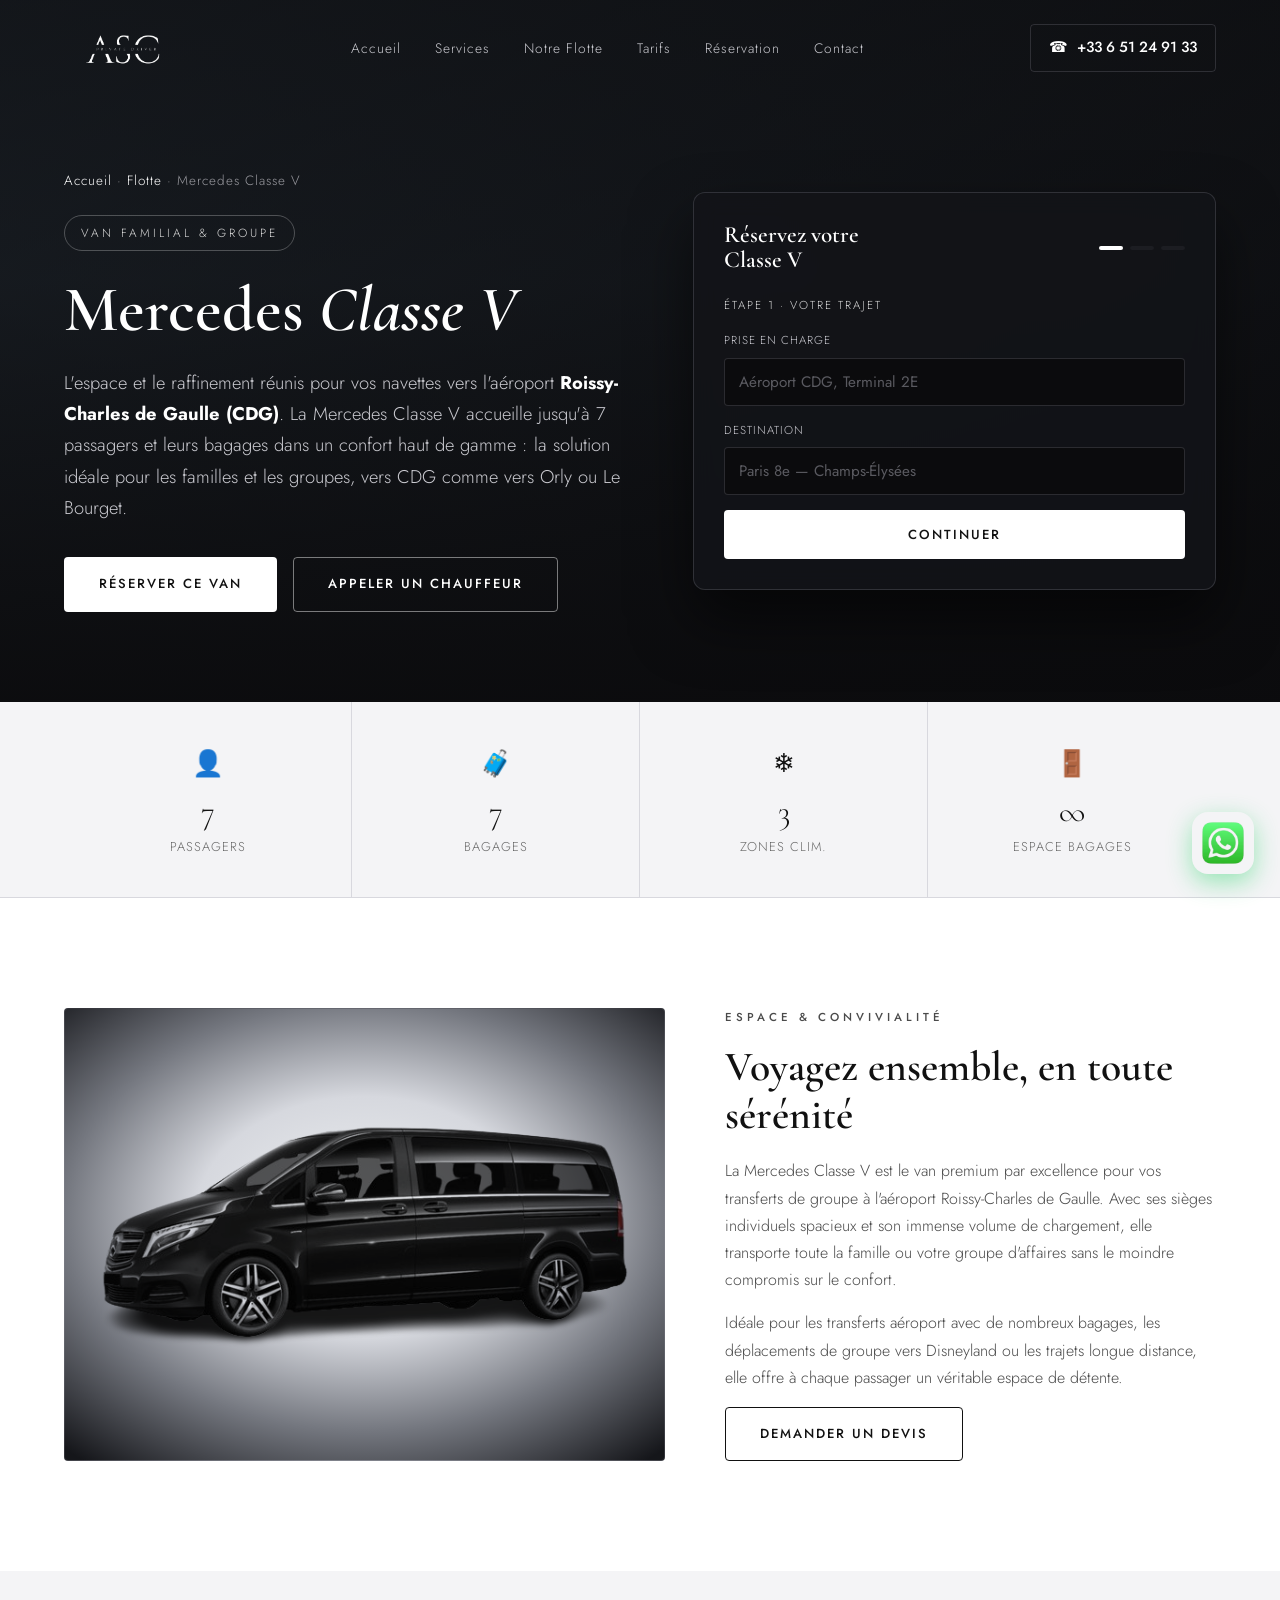
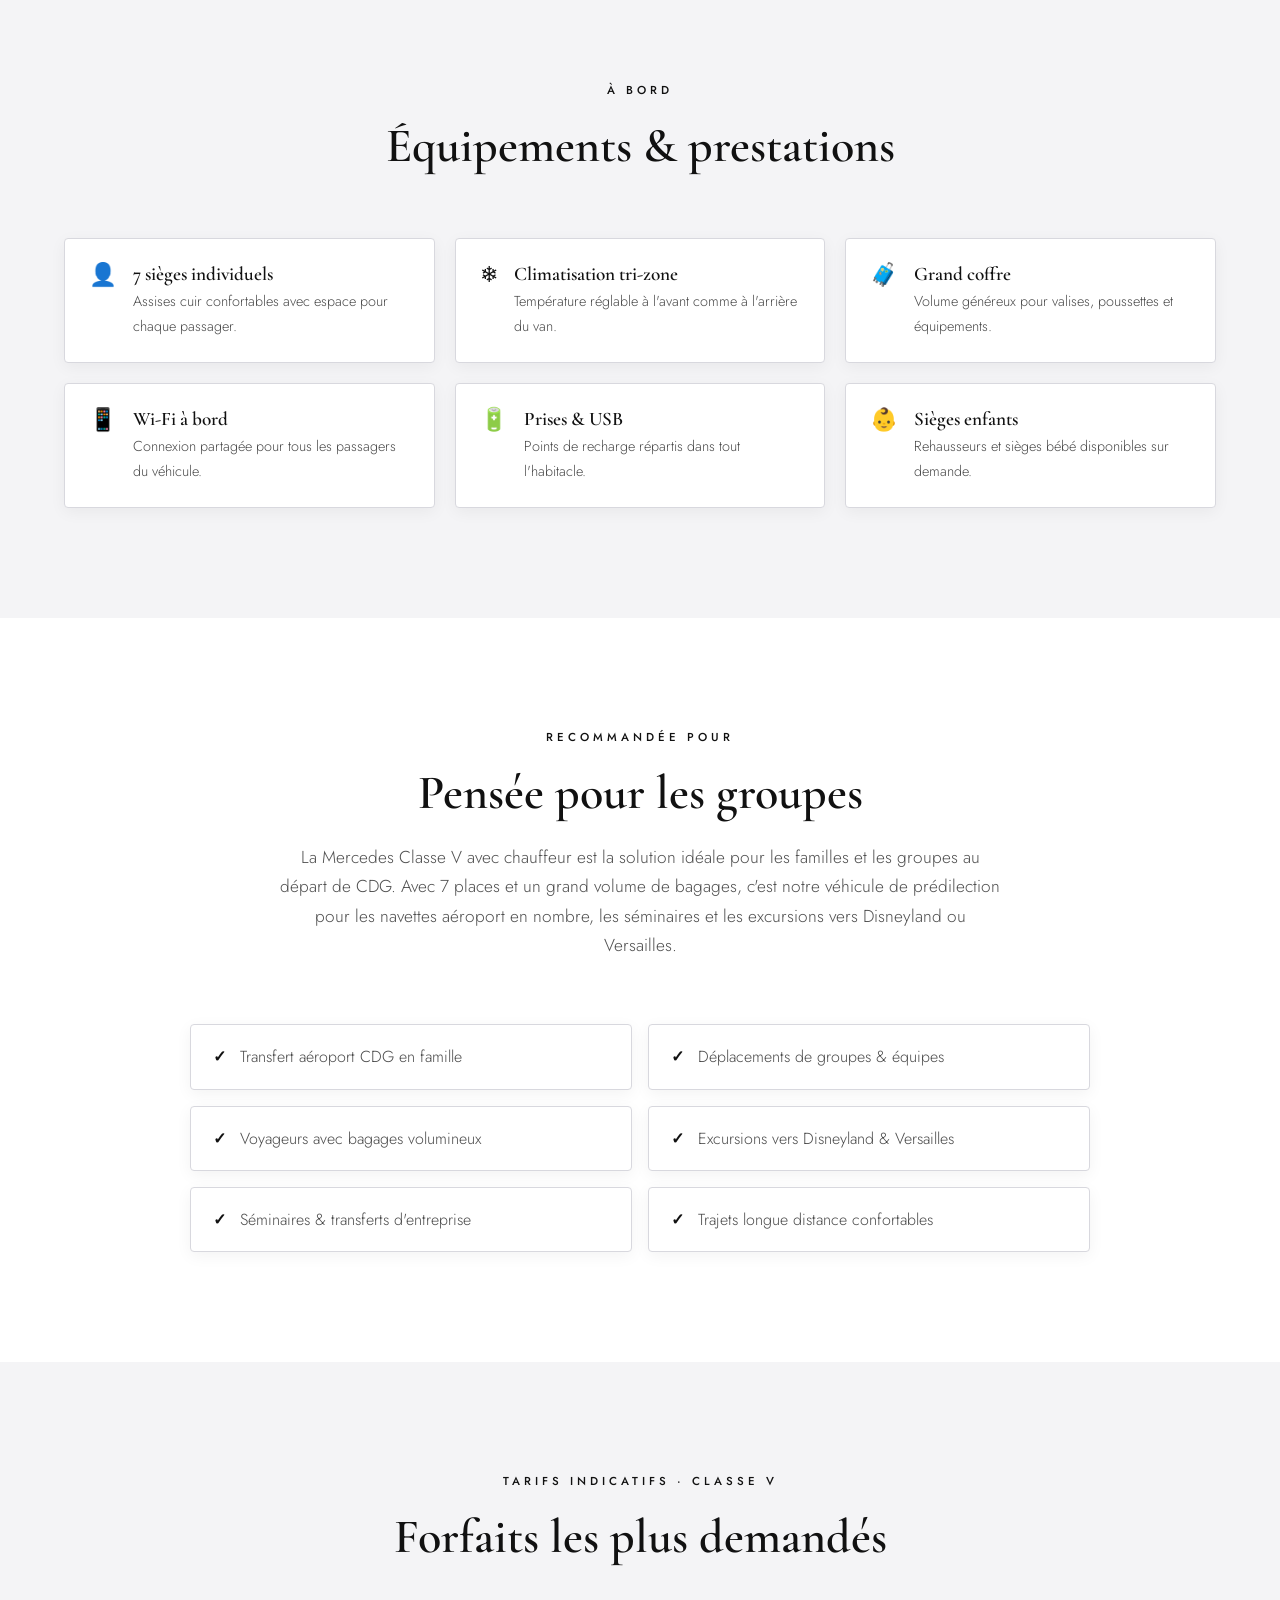
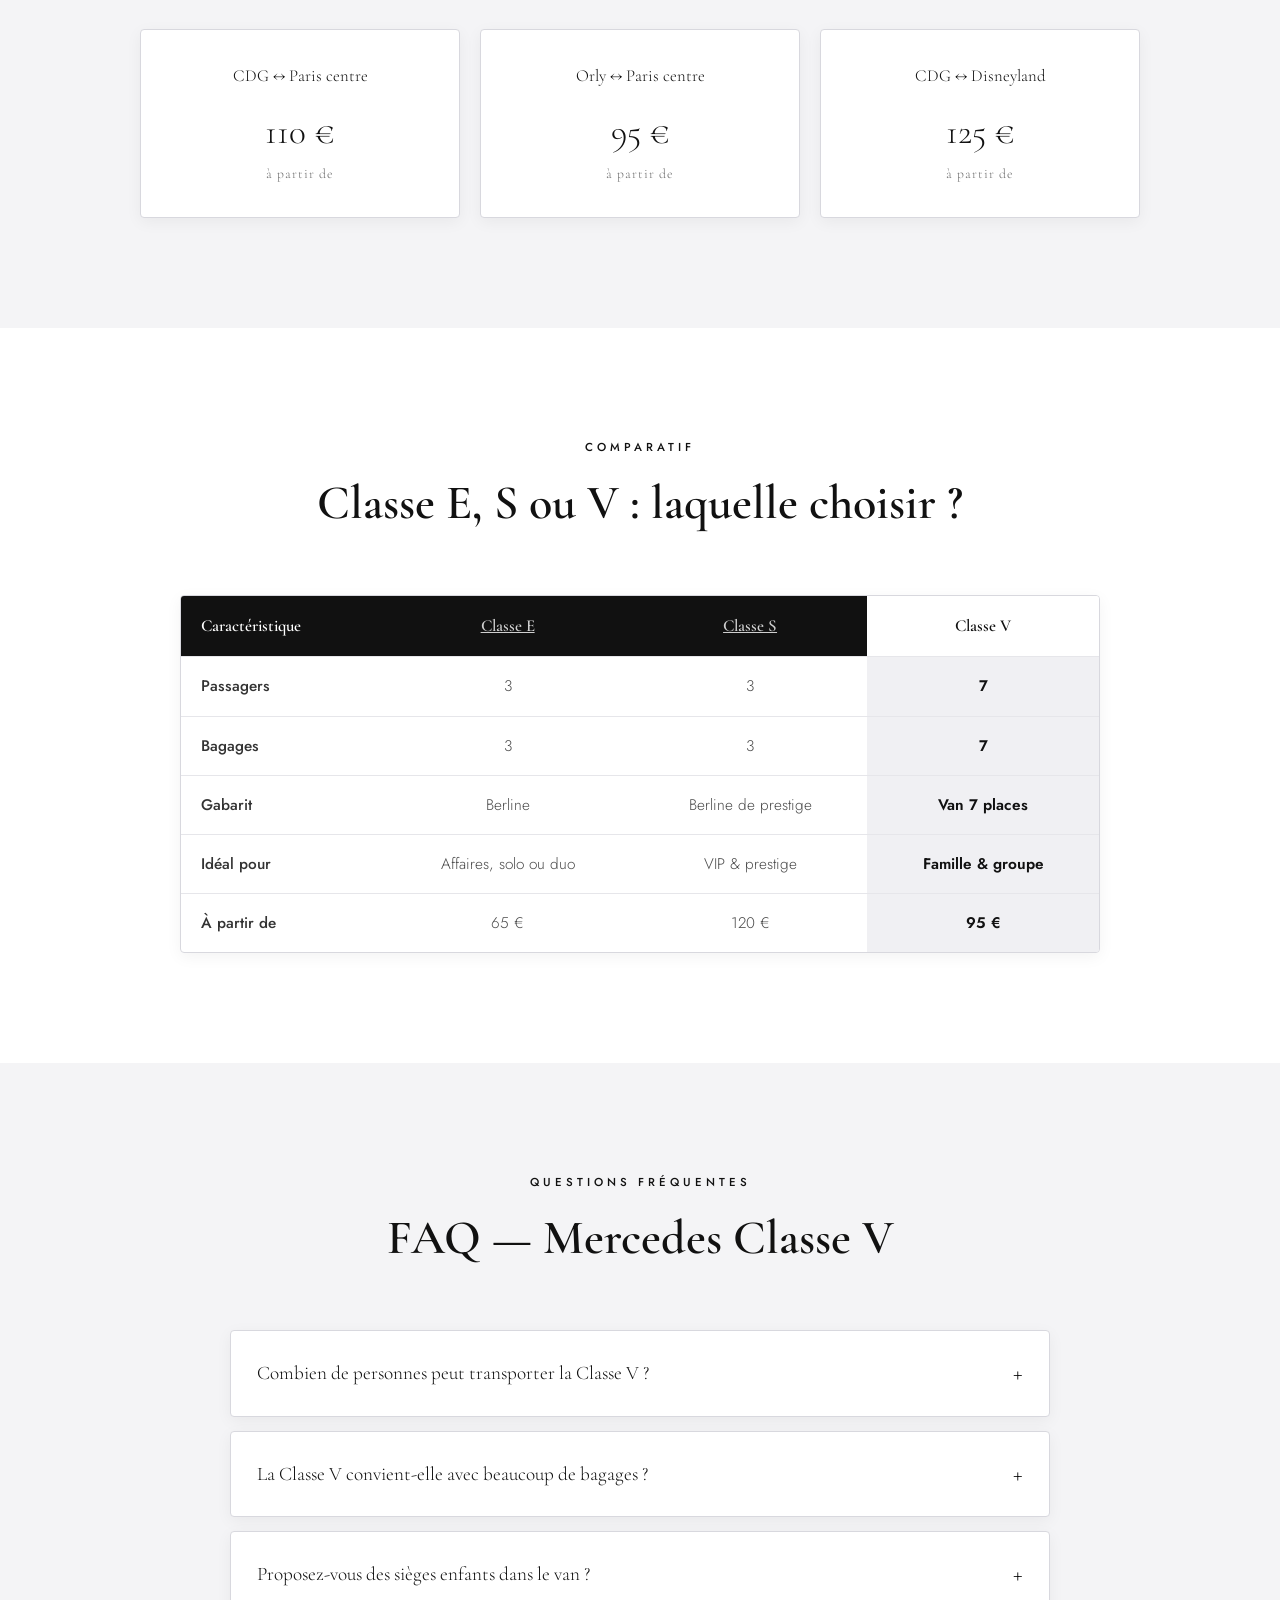
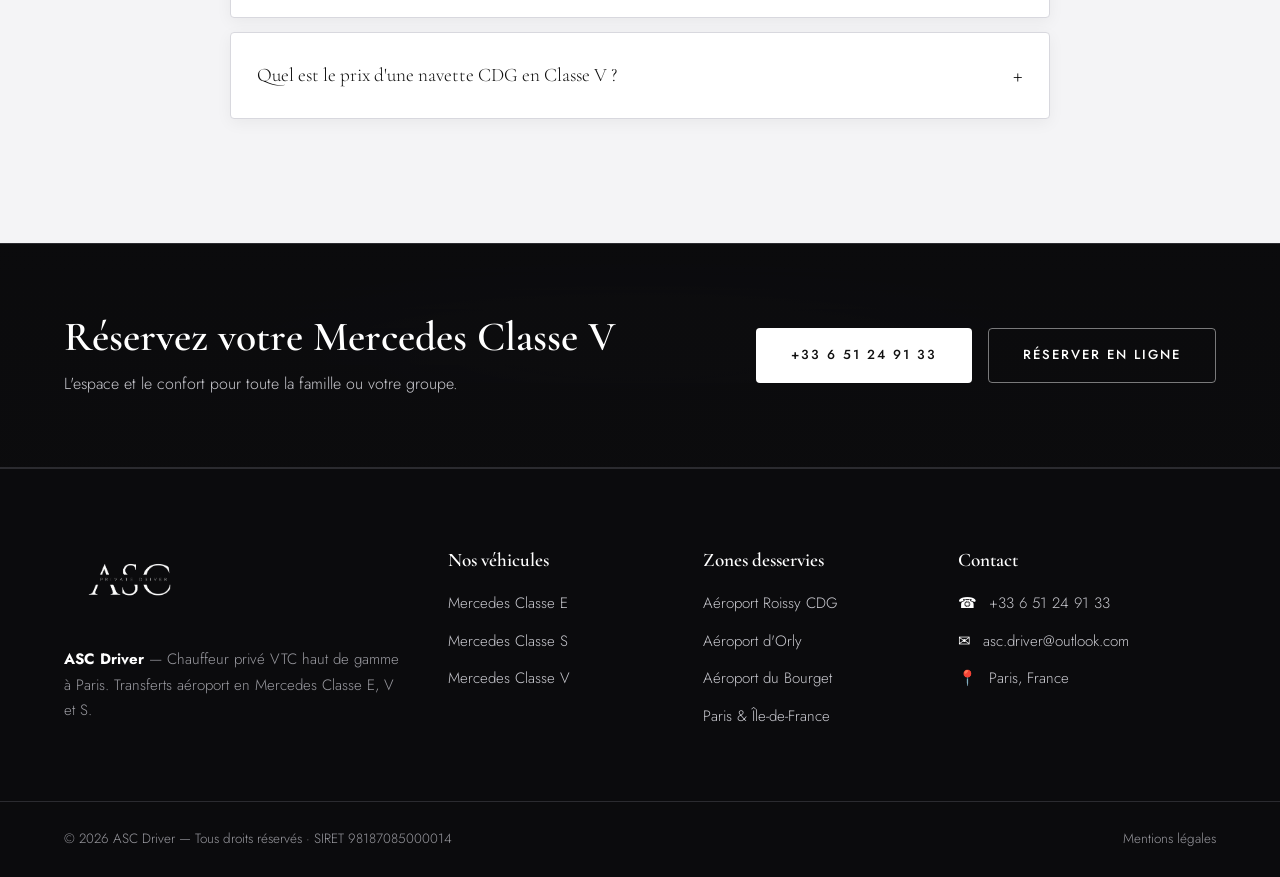
<file: chauffeur-prive-classe-v.html>
<!DOCTYPE html>
<html lang="fr">
<head>
  <meta charset="UTF-8" />
  <meta name="viewport" content="width=device-width, initial-scale=1.0" />
  <title>Mercedes Classe V — Van 7 places | ASC Driver Transfert CDG Paris</title>
  <meta name="description" content="Réservez une Mercedes Classe V avec chauffeur privé ASC Driver. Van spacieux jusqu'à 7 passagers pour vos transferts aéroport CDG en famille ou en groupe à Paris." />
  <meta name="keywords" content="Mercedes Classe V chauffeur, van VTC Paris, transfert CDG groupe, van 7 places aéroport, minibus chauffeur Paris" />
  <link rel="canonical" href="https://transfert-cdg-paris.fr/chauffeur-prive-classe-v.html" />
  <meta property="og:title" content="Mercedes Classe V — ASC Driver" />
  <meta property="og:description" content="Van premium 7 places avec chauffeur privé à Paris. Transferts aéroport en famille ou en groupe." />
  <meta property="og:type" content="website" />
  <meta property="og:url" content="https://transfert-cdg-paris.fr/chauffeur-prive-classe-v.html" />
  <meta property="og:image" content="https://transfert-cdg-paris.fr/classe-v.webp" />
  <meta property="og:locale" content="fr_FR" />
  <link rel="preconnect" href="https://fonts.googleapis.com" />
  <link rel="preconnect" href="https://fonts.gstatic.com" crossorigin />
  <link href="https://fonts.googleapis.com/css2?family=Cormorant+Garamond:wght@400;500;600;700&family=Jost:wght@300;400;500;600&display=swap" rel="stylesheet" />
  <link rel="icon" href="favicon.ico" sizes="any" />
  <link rel="icon" type="image/png" sizes="32x32" href="icones/android-icon-32x32.png" />
  <link rel="icon" type="image/png" sizes="96x96" href="icones/android-icon-96x96.png" />
  <link rel="apple-touch-icon" sizes="96x96" href="icones/apple-icon-96x96.png" />
  <meta name="theme-color" content="#0b0b0d" />
  <meta name="msapplication-TileColor" content="#0b0b0d" />
  <meta name="msapplication-TileImage" content="icones/ms-icon-96x96.png" />
  <link rel="stylesheet" href="css/style.css" />
  <script type="application/ld+json">
  {
    "@context": "https://schema.org",
    "@graph": [
      {
        "@type": "Service",
        "@id": "https://transfert-cdg-paris.fr/chauffeur-prive-classe-v.html#service",
        "name": "Mercedes Classe V avec chauffeur privé — Van 7 places",
        "serviceType": "Navette aéroport et transfert de groupe avec chauffeur",
        "description": "Van Mercedes Classe V avec chauffeur pour groupes et familles. Navette aéroport CDG Paris, navette Montparnasse CDG, navette aéroport Charles de Gaulle gare Montparnasse et navettes CDG Paris. Chauffeur navette aéroport pour vos transferts en groupe, jusqu'à 7 passagers et 7 bagages.",
        "url": "https://transfert-cdg-paris.fr/chauffeur-prive-classe-v.html",
        "image": "https://transfert-cdg-paris.fr/classe-v.webp",
        "provider": {
          "@type": ["Organization", "TaxiService"],
          "name": "ASC Driver",
          "url": "https://transfert-cdg-paris.fr",
          "logo": "https://transfert-cdg-paris.fr/asc-driver.webp",
          "telephone": "+33651249133",
          "email": "asc.driver@outlook.com",
          "vatID": "98187085000014"
        },
        "areaServed": { "@type": "Country", "name": "France" },
        "offers": {
          "@type": "Offer",
          "price": "95",
          "priceCurrency": "EUR",
          "availability": "https://schema.org/InStock",
          "url": "https://transfert-cdg-paris.fr/#reservation"
        }
      },
      {
        "@type": "BreadcrumbList",
        "itemListElement": [
          { "@type": "ListItem", "position": 1, "name": "Accueil", "item": "https://transfert-cdg-paris.fr/" },
          { "@type": "ListItem", "position": 2, "name": "Notre flotte", "item": "https://transfert-cdg-paris.fr/#flotte" },
          { "@type": "ListItem", "position": 3, "name": "Mercedes Classe V", "item": "https://transfert-cdg-paris.fr/chauffeur-prive-classe-v.html" }
        ]
      },
      {
        "@type": "FAQPage",
        "mainEntity": [
          { "@type": "Question", "name": "Combien de personnes peut transporter la Classe V ?", "acceptedAnswer": { "@type": "Answer", "text": "La Mercedes Classe V transporte jusqu'à 7 passagers sur des sièges individuels, avec un grand coffre pour leurs bagages. C'est notre véhicule idéal pour les familles et les groupes." } },
          { "@type": "Question", "name": "La Classe V convient-elle avec beaucoup de bagages ?", "acceptedAnswer": { "@type": "Answer", "text": "Oui : son immense volume de chargement accueille jusqu'à 7 valises, plus poussettes et équipements. Parfait pour un retour de vacances ou un groupe chargé à l'aéroport CDG." } },
          { "@type": "Question", "name": "Proposez-vous des sièges enfants dans le van ?", "acceptedAnswer": { "@type": "Answer", "text": "Oui, rehausseurs et sièges bébé sont disponibles sur demande et sans supplément. Précisez l'âge des enfants à la réservation." } },
          { "@type": "Question", "name": "Quel est le prix d'une navette CDG en Classe V ?", "acceptedAnswer": { "@type": "Answer", "text": "Le forfait débute à 95 €, garanti à la réservation (bagages, péages et attente inclus). Le tarif exact dépend du trajet et du nombre de passagers." } }
        ]
      }
    ]
  }
  </script>
</head>
<body>
  <header class="header" id="header">
    <div class="container header__inner">
      <a href="index.html" class="logo" title="chauffeur privé cdg">
        <img src="asc-driver.webp" alt="ASC Private Driver — Chauffeur privé Paris" class="logo__img" title="chauffeur mercedes cdg" />
      </a>
      <nav class="nav" id="nav">
        <ul class="nav__list">
          <li><a href="index.html" class="nav__link" title="navette paris charles de gaulle">Accueil</a></li>
          <li><a href="index.html#services" class="nav__link" title="chauffeur aeroport cdg">Services</a></li>
          <li><a href="index.html#flotte" class="nav__link" title="chauffeur mercedes cdg">Notre Flotte</a></li>
          <li><a href="index.html#tarifs" class="nav__link" title="prix chauffeur privé cdg">Tarifs</a></li>
          <li><a href="index.html?vehicule=Mercedes%20Classe%20V#reservation" class="nav__link" title="reserver vtc aeroport cdg">Réservation</a></li>
          <li><a href="index.html#contact" class="nav__link" title="reservation vtc cdg">Contact</a></li>
        </ul>
      </nav>
      <a href="tel:+33651249133" class="header__cta" title="réserver vtc aéroport charles de gaulle">
        <span class="header__cta-icon">&#9742;</span><span>+33 6 51 24 91 33</span>
      </a>
      <button class="burger" id="burger" aria-label="Menu" aria-expanded="false"><span></span><span></span><span></span></button>
    </div>
  </header>
  <section class="v-hero v-hero--v">
    <div class="container v-hero__inner">
      <div class="v-hero__content">
      <p class="v-hero__crumb"><a href="index.html" title="navette aeroport cdg paris">Accueil</a> · <a href="index.html#flotte" title="navettes cdg paris">Flotte</a> · Mercedes Classe V</p>
      <span class="v-hero__tag">Van familial &amp; groupe</span>
      <h1 class="v-hero__title">Mercedes <span>Classe V</span></h1>
      <p class="v-hero__lead">
        L'espace et le raffinement réunis pour vos navettes vers l'aéroport <strong>Roissy-Charles de Gaulle (CDG)</strong>.
        La Mercedes Classe V accueille jusqu'à 7 passagers et leurs bagages dans un confort haut de gamme :
        la solution idéale pour les familles et les groupes, vers CDG comme vers Orly ou Le Bourget.
      </p>
      <div class="v-hero__actions">
        <a href="index.html?vehicule=Mercedes%20Classe%20V#reservation" class="btn btn--gold" title="navette montparnasse cdg">Réserver ce van</a>
        <a href="tel:+33651249133" class="btn btn--ghost" title="chauffeur navette aeroport cdg">Appeler un chauffeur</a>
      </div>
      </div>
      <form class="hero-form multistep" id="quoteFormV" data-vehicle="Mercedes Classe V" novalidate>
        <div class="hero-form__head">
          <h3>Réservez votre<br />Classe V</h3>
          <div class="hero-form__steps">
            <span class="step-dot active"></span><span class="step-dot"></span><span class="step-dot"></span>
          </div>
        </div>
        <div class="form-step active">
          <p class="form-step__label">Étape 1 · Votre trajet</p>
          <div class="hf-field">
            <label for="from">Prise en charge</label>
            <input type="text" id="from" name="from" placeholder="Aéroport CDG, Terminal 2E" required />
          </div>
          <div class="hf-field">
            <label for="to">Destination</label>
            <input type="text" id="to" name="to" placeholder="Paris 8e — Champs-Élysées" required />
          </div>
          <button type="button" class="btn btn--gold btn--full hf-next">Continuer</button>
        </div>
        <div class="form-step">
          <p class="form-step__label">Étape 2 · Détails du voyage</p>
          <div class="hf-row">
            <div class="hf-field"><label for="date">Date</label><input type="date" id="date" name="date" required /></div>
            <div class="hf-field"><label for="time">Heure</label><input type="time" id="time" name="time" required /></div>
          </div>
          <div class="hf-row">
            <div class="hf-field"><label for="passengers">Passagers</label>
              <select id="passengers" name="passengers"><option>1</option><option>2</option><option>3</option><option>4</option><option>5</option><option>6</option><option>7</option></select>
            </div>
            <div class="hf-field"><label for="luggage">Bagages</label>
              <select id="luggage" name="luggage"><option>0</option><option>1</option><option>2</option><option>3</option><option>4</option><option>5</option><option>6</option><option>7</option></select>
            </div>
          </div>
          <div class="hf-actions">
            <button type="button" class="btn btn--outline hf-prev">Retour</button>
            <button type="button" class="btn btn--gold hf-next">Continuer</button>
          </div>
        </div>
        <div class="form-step">
          <p class="form-step__label">Étape 3 · Vos coordonnées</p>
          <div class="hf-field"><label for="name">Nom complet</label><input type="text" id="name" name="name" placeholder="Jean Dupont" required /></div>
          <div class="hf-row">
            <div class="hf-field"><label>Téléphone</label><input type="tel" id="phone" name="phone" placeholder="06 00 00 00 00" required / pattern="(?:(?:\+|00)33[ .\-]?|0)[1679](?:[ .\-]?\d{2}){4}" maxlength="20" inputmode="tel" title="Numéro français uniquement : 06 12 34 56 78 ou +33 6 12 34 56 78"></div>
            <div class="hf-field"><label for="email">Email</label><input type="email" id="email" name="email" placeholder="vous@email.com" required /></div>
          </div>
          <div class="hf-actions">
            <button type="button" class="btn btn--outline hf-prev">Retour</button>
            <button type="submit" class="btn btn--gold">Demander mon devis</button>
          </div>
          <p class="hf-feedback" role="status"></p>
        </div>
      </form>
    </div>
  </section>
  <section class="v-stats">
    <div class="container">
      <div class="v-stats__grid">
        <div class="v-stat"><div class="v-stat__icon">&#128100;</div><div class="v-stat__value">7</div><div class="v-stat__label">Passagers</div></div>
        <div class="v-stat"><div class="v-stat__icon">&#129523;</div><div class="v-stat__value">7</div><div class="v-stat__label">Bagages</div></div>
        <div class="v-stat"><div class="v-stat__icon">&#10052;</div><div class="v-stat__value">3</div><div class="v-stat__label">Zones clim.</div></div>
        <div class="v-stat"><div class="v-stat__icon">&#128682;</div><div class="v-stat__value">&#8734;</div><div class="v-stat__label">Espace bagages</div></div>
      </div>
    </div>
  </section>
  <section class="section">
    <div class="container">
      <div class="v-intro__grid">
        <div class="v-intro__media"><img src="classe-v.webp" alt="Mercedes Classe V avec chauffeur — van 7 places pour navette aéroport CDG Paris" title="navette aeroport charles de gaulle gare montparnasse" /></div>
        <div class="v-intro__text">
          <p class="section__eyebrow">Espace &amp; convivialité</p>
          <h2 class="section__title">Voyagez ensemble, en toute sérénité</h2>
          <p>
            La Mercedes Classe V est le van premium par excellence pour vos transferts
            de groupe à l'aéroport Roissy-Charles de Gaulle. Avec ses sièges individuels
            spacieux et son immense volume de chargement, elle transporte toute la famille
            ou votre groupe d'affaires sans le moindre compromis sur le confort.
          </p>
          <p>
            Idéale pour les transferts aéroport avec de nombreux bagages, les
            déplacements de groupe vers Disneyland ou les trajets longue distance,
            elle offre à chaque passager un véritable espace de détente.
          </p>
          <a href="index.html?vehicule=Mercedes%20Classe%20V#reservation" class="btn btn--outline" title="navette cdg montparnasse">Demander un devis</a>
        </div>
      </div>
    </div>
  </section>
  <section class="section v-equip">
    <div class="container">
      <div class="section__head">
        <p class="section__eyebrow">À bord</p>
        <h2 class="section__title">Équipements &amp; prestations</h2>
      </div>
      <div class="v-equip__grid">
        <div class="v-equip__item"><span>&#128100;</span><div><h3>7 sièges individuels</h3><p>Assises cuir confortables avec espace pour chaque passager.</p></div></div>
        <div class="v-equip__item"><span>&#10052;</span><div><h3>Climatisation tri-zone</h3><p>Température réglable à l'avant comme à l'arrière du van.</p></div></div>
        <div class="v-equip__item"><span>&#129523;</span><div><h3>Grand coffre</h3><p>Volume généreux pour valises, poussettes et équipements.</p></div></div>
        <div class="v-equip__item"><span>&#128241;</span><div><h3>Wi-Fi à bord</h3><p>Connexion partagée pour tous les passagers du véhicule.</p></div></div>
        <div class="v-equip__item"><span>&#128267;</span><div><h3>Prises &amp; USB</h3><p>Points de recharge répartis dans tout l'habitacle.</p></div></div>
        <div class="v-equip__item"><span>&#128118;</span><div><h3>Sièges enfants</h3><p>Rehausseurs et sièges bébé disponibles sur demande.</p></div></div>
      </div>
    </div>
  </section>
  <section class="section">
    <div class="container">
      <div class="section__head">
        <p class="section__eyebrow">Recommandée pour</p>
        <h2 class="section__title">Pensée pour les groupes</h2>
        <p class="section__intro">
          La Mercedes Classe V avec chauffeur est la solution idéale pour les familles et les groupes
          au départ de CDG. Avec 7 places et un grand volume de bagages, c'est notre véhicule de prédilection
          pour les navettes aéroport en nombre, les séminaires et les excursions vers Disneyland ou Versailles.
        </p>
      </div>
      <ul class="v-uses__list">
        <li>Transfert aéroport CDG en famille</li>
        <li>Déplacements de groupes &amp; équipes</li>
        <li>Voyageurs avec bagages volumineux</li>
        <li>Excursions vers Disneyland &amp; Versailles</li>
        <li>Séminaires &amp; transferts d'entreprise</li>
        <li>Trajets longue distance confortables</li>
      </ul>
    </div>
  </section>
  <section class="section v-price">
    <div class="container">
      <div class="section__head">
        <p class="section__eyebrow">Tarifs indicatifs · Classe V</p>
        <h2 class="section__title">Forfaits les plus demandés</h2>
      </div>
      <div class="v-price__grid">
        <div class="v-price__card"><div class="v-price__route">CDG &harr; Paris centre</div><div class="v-price__amount">110 €<small>à partir de</small></div></div>
        <div class="v-price__card"><div class="v-price__route">Orly &harr; Paris centre</div><div class="v-price__amount">95 €<small>à partir de</small></div></div>
        <div class="v-price__card"><div class="v-price__route">CDG &harr; Disneyland</div><div class="v-price__amount">125 €<small>à partir de</small></div></div>
      </div>
    </div>
  </section>
  <section class="section v-compare">
    <div class="container">
      <div class="section__head">
        <p class="section__eyebrow">Comparatif</p>
        <h2 class="section__title">Classe E, S ou V : laquelle choisir ?</h2>
      </div>
      <div class="compare__wrap">
        <table class="compare">
          <thead>
            <tr>
              <th>Caractéristique</th>
              <th><a href="chauffeur-prive-classe-e.html" title="voiture avec chauffeur cdg">Classe E</a></th>
              <th><a href="chauffeur-prive-classe-s.html" title="chauffeur vtc privé charles de gaulle">Classe S</a></th>
              <th class="is-current">Classe V</th>
            </tr>
          </thead>
          <tbody>
            <tr><td>Passagers</td><td>3</td><td>3</td><td class="is-current">7</td></tr>
            <tr><td>Bagages</td><td>3</td><td>3</td><td class="is-current">7</td></tr>
            <tr><td>Gabarit</td><td>Berline</td><td>Berline de prestige</td><td class="is-current">Van 7 places</td></tr>
            <tr><td>Idéal pour</td><td>Affaires, solo ou duo</td><td>VIP &amp; prestige</td><td class="is-current">Famille &amp; groupe</td></tr>
            <tr><td>À partir de</td><td>65 €</td><td>120 €</td><td class="is-current">95 €</td></tr>
          </tbody>
        </table>
      </div>
    </div>
  </section>

  <section class="section v-faq">
    <div class="container">
      <div class="section__head">
        <p class="section__eyebrow">Questions fréquentes</p>
        <h2 class="section__title">FAQ — Mercedes Classe V</h2>
      </div>
      <div class="faq__list">
        <details class="faq__item">
          <summary>Combien de personnes peut transporter la Classe V ?</summary>
          <p>La Mercedes Classe V transporte jusqu'à 7 passagers sur des sièges individuels, avec un grand coffre pour leurs bagages. C'est notre véhicule idéal pour les familles et les groupes.</p>
        </details>
        <details class="faq__item">
          <summary>La Classe V convient-elle avec beaucoup de bagages ?</summary>
          <p>Oui : son immense volume de chargement accueille jusqu'à 7 valises, plus poussettes et équipements. Parfait pour un retour de vacances ou un groupe chargé à l'aéroport CDG.</p>
        </details>
        <details class="faq__item">
          <summary>Proposez-vous des sièges enfants dans le van ?</summary>
          <p>Oui, rehausseurs et sièges bébé sont disponibles sur demande et sans supplément. Précisez l'âge des enfants à la réservation.</p>
        </details>
        <details class="faq__item">
          <summary>Quel est le prix d'une navette CDG en Classe V ?</summary>
          <p>Le forfait débute à 95 €, garanti à la réservation (bagages, péages et attente inclus). Le tarif exact dépend du trajet et du nombre de passagers.</p>
        </details>
      </div>
    </div>
  </section>

  <section class="cta-band">
    <div class="container cta-band__inner">
      <div><h2>Réservez votre Mercedes Classe V</h2><p>L'espace et le confort pour toute la famille ou votre groupe.</p></div>
      <div class="cta-band__actions">
        <a href="tel:+33651249133" class="btn btn--gold" title="uber cdg paris">+33 6 51 24 91 33</a>
        <a href="index.html?vehicule=Mercedes%20Classe%20V#reservation" class="btn btn--ghost" title="reservation vtc cdg">Réserver en ligne</a>
      </div>
    </div>
  </section>
  <footer class="footer" id="contact">
    <div class="container footer__grid">
      <div class="footer__col">
        <a href="index.html" class="logo logo--footer" title="voiture avec chauffeur cdg"><img src="asc-driver.webp" alt="ASC Private Driver" class="logo__img" title="chauffeur mercedes cdg" /></a>
        <p class="footer__about"><strong>ASC Driver</strong> — Chauffeur privé VTC haut de gamme à Paris. Transferts aéroport en Mercedes Classe E, V et S.</p>
      </div>
      <div class="footer__col"><h4>Nos véhicules</h4><ul>
        <li><a href="chauffeur-prive-classe-e.html" title="chauffeur privé pour particulier cdg">Mercedes Classe E</a></li>
        <li><a href="chauffeur-prive-classe-s.html" title="chauffeur vtc privé charles de gaulle">Mercedes Classe S</a></li>
        <li><a href="chauffeur-prive-classe-v.html" title="navettes cdg paris">Mercedes Classe V</a></li>
      </ul></div>
      <div class="footer__col"><h4>Zones desservies</h4><ul>
        <li>Aéroport Roissy CDG</li><li>Aéroport d'Orly</li><li>Aéroport du Bourget</li><li>Paris &amp; Île-de-France</li>
      </ul></div>
      <div class="footer__col"><h4>Contact</h4><ul class="footer__contact">
        <li><span>&#9742;</span> <a href="tel:+33651249133" title="reservation vtc cdg">+33 6 51 24 91 33</a></li>
        <li><span>&#9993;</span> <a href="mailto:asc.driver@outlook.com" title="réserver vtc aéroport charles de gaulle">asc.driver@outlook.com</a></li>
        <li><span>&#128205;</span> Paris, France</li>
      </ul></div>
    </div>
    <div class="footer__bottom"><div class="container footer__bottom-inner">
      <p>&copy; <span id="year"></span> ASC Driver — Tous droits réservés · SIRET 98187085000014</p>
      <p><a href="mentions-legales.html" title="transport prive cdg">Mentions légales</a></p>
    </div></div>
  </footer>
  <a href="https://wa.me/33651249133" class="float-call" target="_blank" rel="noopener" aria-label="Contacter ASC Driver sur WhatsApp" title="chauffeur aeroport cdg">
    <img src="whatsapp.webp" alt="Contacter ASC Driver sur WhatsApp" />
  </a>
  <script src="js/main.js"></script>
</body>
</html>
</file>
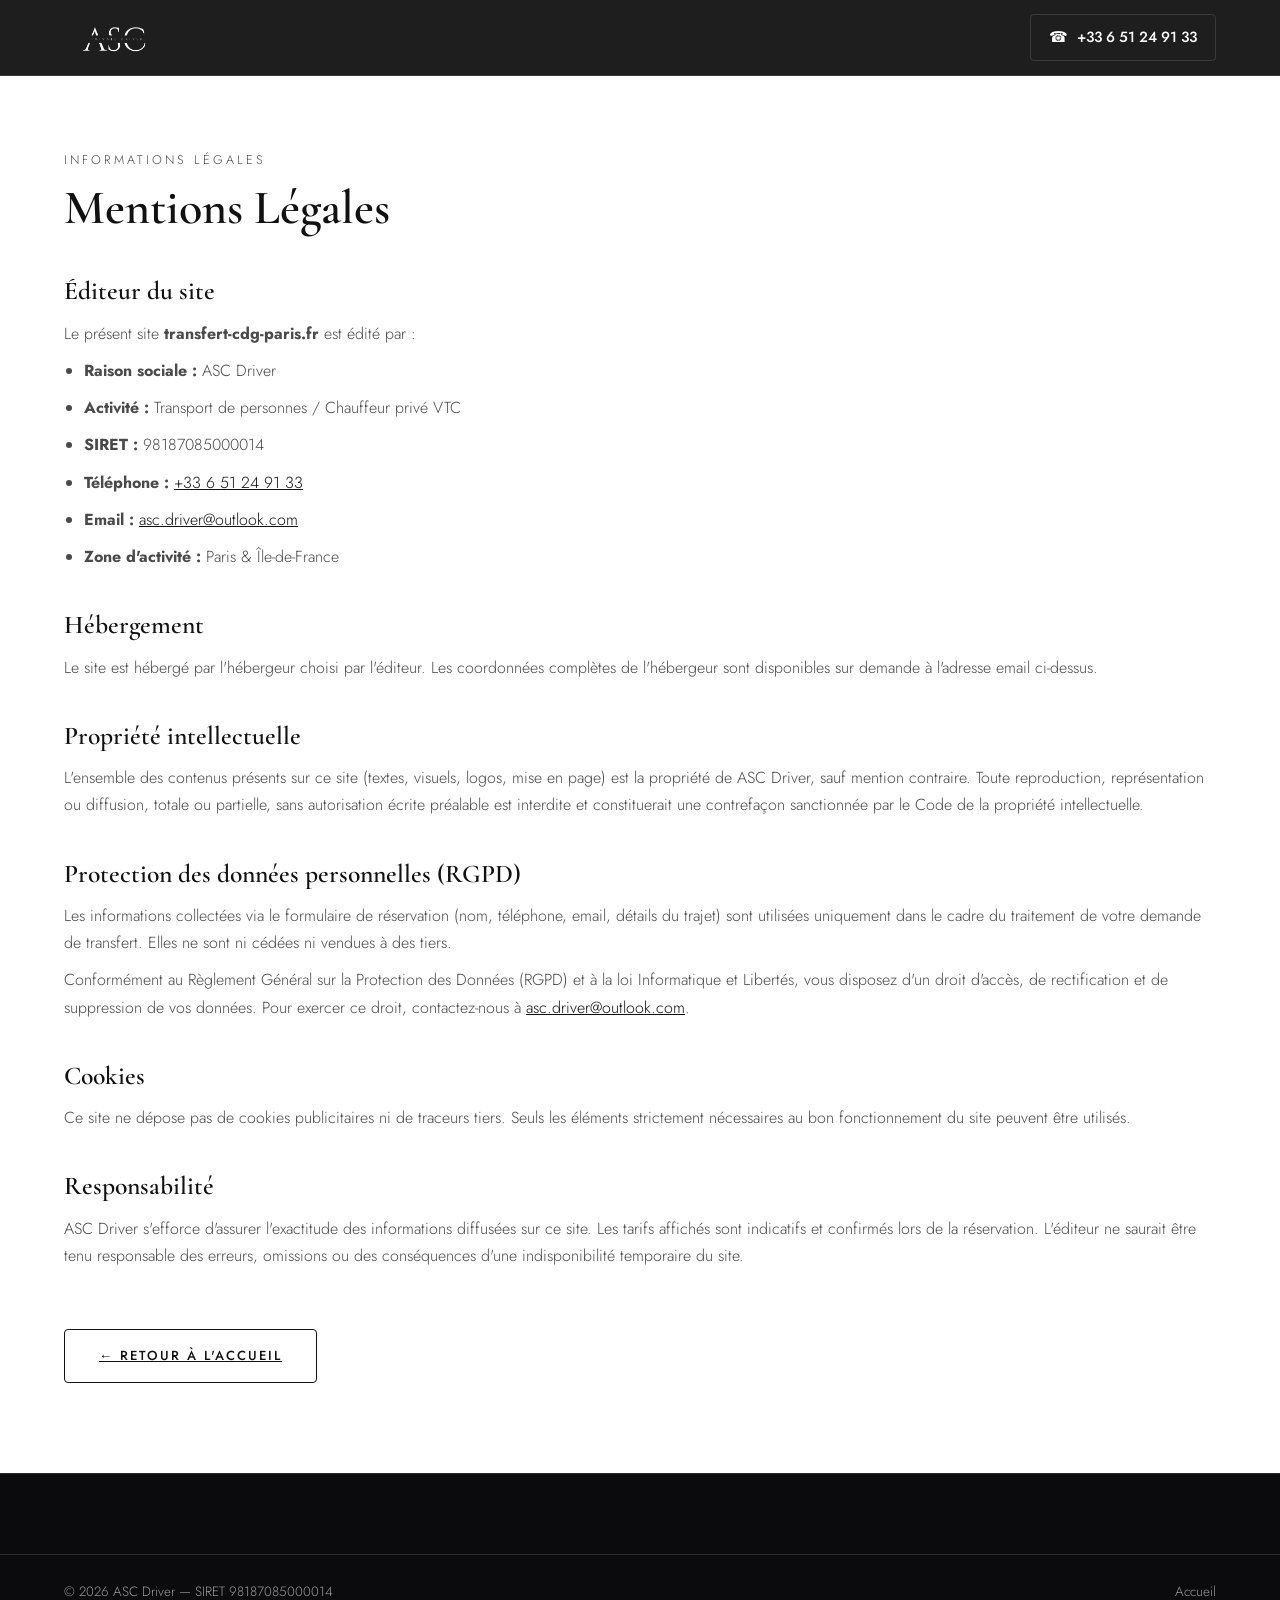
<file: mentions-legales.html>
<!DOCTYPE html>
<html lang="fr">
<head>
  <meta charset="UTF-8" />
  <meta name="viewport" content="width=device-width, initial-scale=1.0" />
  <title>Mentions Légales — ASC Driver | ASC Driver</title>
  <meta name="description" content="Mentions légales d'ASC Driver, service de chauffeur privé VTC à Paris." />
  <meta name="robots" content="noindex, follow" />
  <link rel="preconnect" href="https://fonts.googleapis.com" />
  <link rel="preconnect" href="https://fonts.gstatic.com" crossorigin />
  <link href="https://fonts.googleapis.com/css2?family=Cormorant+Garamond:wght@400;500;600;700&family=Jost:wght@300;400;500;600&display=swap" rel="stylesheet" />
  <link rel="icon" href="favicon.ico" sizes="any" />
  <link rel="icon" type="image/png" sizes="32x32" href="icones/android-icon-32x32.png" />
  <link rel="icon" type="image/png" sizes="96x96" href="icones/android-icon-96x96.png" />
  <link rel="apple-touch-icon" sizes="96x96" href="icones/apple-icon-96x96.png" />
  <meta name="theme-color" content="#0b0b0d" />
  <meta name="msapplication-TileColor" content="#0b0b0d" />
  <meta name="msapplication-TileImage" content="icones/ms-icon-96x96.png" />
  <link rel="stylesheet" href="css/style.css" />
  <style>
    .legal { padding: 150px 0 90px; }
    .legal h1 { font-size: clamp(2rem, 4vw, 3rem); color: #111111; margin-bottom: 14px; }
    .legal__sub { color: #111111; letter-spacing: 3px; text-transform: uppercase; font-size: 0.78rem; margin-bottom: 40px; }
    .legal h2 { font-size: 1.6rem; color: #111111; margin: 40px 0 14px; }
    .legal p, .legal li { color: #4a4a4a; margin-bottom: 10px; }
    .legal ul { padding-left: 20px; list-style: disc; }
    .legal a { color: #111111; text-decoration: underline; }
    .legal__back { display: inline-block; margin-top: 50px; }
  </style>
</head>
<body>
  <header class="header scrolled" id="header">
    <div class="container header__inner">
      <a href="index.html" class="logo" title="chauffeur privé cdg">
        <img src="asc-driver.webp" alt="ASC Private Driver — Chauffeur privé Paris" class="logo__img" title="chauffeur mercedes cdg" />
      </a>
      <a href="tel:+33651249133" class="header__cta" title="réserver vtc aéroport charles de gaulle">
        <span class="header__cta-icon">&#9742;</span>
        <span>+33 6 51 24 91 33</span>
      </a>
    </div>
  </header>
  <main class="legal">
    <div class="container">
      <p class="legal__sub">Informations légales</p>
      <h1>Mentions Légales</h1>
      <h2>Éditeur du site</h2>
      <p>Le présent site <strong>transfert-cdg-paris.fr</strong> est édité par :</p>
      <ul>
        <li><strong>Raison sociale :</strong> ASC Driver</li>
        <li><strong>Activité :</strong> Transport de personnes / Chauffeur privé VTC</li>
        <li><strong>SIRET :</strong> 98187085000014</li>
        <li><strong>Téléphone :</strong> <a href="tel:+33651249133" title="reservation vtc cdg">+33 6 51 24 91 33</a></li>
        <li><strong>Email :</strong> <a href="mailto:asc.driver@outlook.com" title="reserver vtc aeroport cdg">asc.driver@outlook.com</a></li>
        <li><strong>Zone d'activité :</strong> Paris &amp; Île-de-France</li>
      </ul>
      <h2>Hébergement</h2>
      <p>Le site est hébergé par l'hébergeur choisi par l'éditeur. Les coordonnées complètes de l'hébergeur sont disponibles sur demande à l'adresse email ci-dessus.</p>
      <h2>Propriété intellectuelle</h2>
      <p>L'ensemble des contenus présents sur ce site (textes, visuels, logos, mise en page) est la propriété de ASC Driver, sauf mention contraire. Toute reproduction, représentation ou diffusion, totale ou partielle, sans autorisation écrite préalable est interdite et constituerait une contrefaçon sanctionnée par le Code de la propriété intellectuelle.</p>
      <h2>Protection des données personnelles (RGPD)</h2>
      <p>Les informations collectées via le formulaire de réservation (nom, téléphone, email, détails du trajet) sont utilisées uniquement dans le cadre du traitement de votre demande de transfert. Elles ne sont ni cédées ni vendues à des tiers.</p>
      <p>Conformément au Règlement Général sur la Protection des Données (RGPD) et à la loi Informatique et Libertés, vous disposez d'un droit d'accès, de rectification et de suppression de vos données. Pour exercer ce droit, contactez-nous à <a href="mailto:asc.driver@outlook.com" title="réserver vtc aéroport charles de gaulle">asc.driver@outlook.com</a>.</p>
      <h2>Cookies</h2>
      <p>Ce site ne dépose pas de cookies publicitaires ni de traceurs tiers. Seuls les éléments strictement nécessaires au bon fonctionnement du site peuvent être utilisés.</p>
      <h2>Responsabilité</h2>
      <p>ASC Driver s'efforce d'assurer l'exactitude des informations diffusées sur ce site. Les tarifs affichés sont indicatifs et confirmés lors de la réservation. L'éditeur ne saurait être tenu responsable des erreurs, omissions ou des conséquences d'une indisponibilité temporaire du site.</p>
      <a href="index.html" class="btn btn--outline legal__back" title="navette paris charles de gaulle">&larr; Retour à l'accueil</a>
    </div>
  </main>
  <footer class="footer">
    <div class="footer__bottom">
      <div class="container footer__bottom-inner">
        <p>&copy; <span id="year"></span> ASC Driver — SIRET 98187085000014</p>
        <p><a href="index.html" title="chauffeur aeroport cdg">Accueil</a></p>
      </div>
    </div>
  </footer>
  <script>document.getElementById('year').textContent = new Date().getFullYear();</script>
</body>
</html>
</file>
<file: css/style.css>
:root {
  --black: #0b0b0d;
  --black-2: #131418;
  --black-3: #1c1d22;
  --gold: #c8a24a;
  --gold-light: #e3c878;
  --gold-dark: #9c7c2f;
  --cream: #f5f1e8;
  --white: #ffffff;
  --grey: #9a9aa0;
  --grey-light: #c9c9cf;
  --line: rgba(200, 162, 74, 0.18);
  --font-serif: 'Cormorant Garamond', Georgia, serif;
  --font-sans: 'Jost', 'Segoe UI', sans-serif;
  --container: 1200px;
  --radius: 4px;
  --transition: 0.35s cubic-bezier(0.4, 0, 0.2, 1);
}
* { margin: 0; padding: 0; box-sizing: border-box; }
html { scroll-behavior: smooth; }
body {
  font-family: var(--font-sans);
  background: var(--black);
  color: var(--cream);
  line-height: 1.7;
  font-weight: 300;
  -webkit-font-smoothing: antialiased;
  overflow-x: hidden;
}
a { color: inherit; text-decoration: none; transition: color var(--transition); }
ul { list-style: none; }
img { max-width: 100%; display: block; }
.container {
  width: 100%;
  max-width: var(--container);
  margin: 0 auto;
  padding: 0 24px;
}
h1, h2, h3, h4 { font-family: var(--font-serif); font-weight: 600; line-height: 1.15; }
.section { padding: 110px 0; position: relative; }
.section__head { text-align: center; max-width: 720px; margin: 0 auto 64px; }
.section__eyebrow {
  text-transform: uppercase;
  letter-spacing: 4px;
  font-size: 0.72rem;
  color: var(--gold);
  margin-bottom: 18px;
  font-weight: 500;
}
.section__title { font-size: clamp(2rem, 4vw, 3rem); color: var(--white); margin-bottom: 22px; }
.section__intro { color: var(--grey-light); font-size: 1.08rem; }
.btn {
  display: inline-flex;
  align-items: center;
  justify-content: center;
  gap: 10px;
  padding: 15px 34px;
  font-family: var(--font-sans);
  font-size: 0.82rem;
  font-weight: 500;
  letter-spacing: 2px;
  text-transform: uppercase;
  cursor: pointer;
  border: 1px solid transparent;
  border-radius: var(--radius);
  transition: all var(--transition);
}
.btn--gold {
  background: linear-gradient(135deg, var(--gold-light), var(--gold));
  color: var(--black);
}
.btn--gold:hover { background: linear-gradient(135deg, var(--gold), var(--gold-dark)); transform: translateY(-2px); box-shadow: 0 12px 30px rgba(200, 162, 74, 0.3); }
.btn--ghost { border-color: rgba(245, 241, 232, 0.35); color: var(--cream); background: transparent; }
.btn--ghost:hover { border-color: var(--gold); color: var(--gold); }
.btn--outline { border-color: var(--gold); color: var(--gold); background: transparent; }
.btn--outline:hover { background: var(--gold); color: var(--black); }
.btn--full { width: 100%; }
.header {
  position: fixed;
  top: 0; left: 0; right: 0;
  z-index: 1000;
  padding: 22px 0;
  transition: all var(--transition);
}
.header.scrolled {
  background: rgba(11, 11, 13, 0.92);
  backdrop-filter: blur(12px);
  padding: 14px 0;
  border-bottom: 1px solid var(--line);
}
.header__inner { display: flex; align-items: center; justify-content: space-between; gap: 24px; }
.logo { display: flex; align-items: center; gap: 12px; }
.logo__img { height: 52px; width: auto; display: block; transition: opacity var(--transition); }
.logo:hover .logo__img { opacity: 0.85; }
.header.scrolled .logo__img { height: 44px; }
.logo--footer .logo__img { height: 58px; margin-bottom: 20px; }
.nav__list { display: flex; gap: 34px; }
.nav__link {
  font-size: 0.86rem;
  letter-spacing: 1px;
  color: var(--grey-light);
  position: relative;
  padding: 4px 0;
}
.nav__link::after {
  content: ''; position: absolute; left: 0; bottom: -2px;
  width: 0; height: 1px; background: var(--gold);
  transition: width var(--transition);
}
.nav__link:hover { color: var(--gold); }
.nav__link:hover::after { width: 100%; }
.header__cta {
  display: flex; align-items: center; gap: 9px;
  font-size: 0.92rem; font-weight: 500; color: var(--white);
  border: 1px solid var(--line); padding: 10px 18px; border-radius: var(--radius);
}
.header__cta:hover { border-color: var(--gold); color: var(--gold); }
.header__cta-icon { color: var(--gold); }
.burger { display: none; flex-direction: column; gap: 5px; background: none; border: none; cursor: pointer; padding: 6px; }
.burger span { width: 26px; height: 2px; background: var(--cream); transition: all var(--transition); }
.burger.active span:nth-child(1) { transform: translateY(7px) rotate(45deg); }
.burger.active span:nth-child(2) { opacity: 0; }
.burger.active span:nth-child(3) { transform: translateY(-7px) rotate(-45deg); }
.hero {
  min-height: 100vh;
  display: flex;
  align-items: center;
  position: relative;
  background: var(--black);
  overflow: hidden;
  padding: 130px 0 70px;
}
.hero::before {
  content: '';
  position: absolute; inset: 0;
  z-index: 0;
  background:
    linear-gradient(90deg, rgba(11,11,13,0.88) 0%, rgba(11,11,13,0.6) 45%, rgba(11,11,13,0.25) 100%),
    linear-gradient(180deg, rgba(11,11,13,0.3) 0%, transparent 40%, rgba(11,11,13,0.85) 100%),
    url("../chauffeur_prive_paris.webp") center 40% / cover no-repeat;
}
.hero__overlay {
  position: absolute; right: -10%; top: 50%; transform: translateY(-50%);
  width: 55%; height: 80%;
  background: radial-gradient(circle, rgba(200,162,74,0.08), transparent 70%);
  pointer-events: none;
}
.hero__content { position: relative; z-index: 2; max-width: 760px; }
.hero__eyebrow {
  text-transform: uppercase; letter-spacing: 5px; font-size: 0.78rem;
  color: var(--gold); margin-bottom: 26px;
  opacity: 0; animation: fadeUp 0.8s ease forwards 0.1s;
}
.hero__title {
  font-size: clamp(2.6rem, 6vw, 4.6rem);
  color: var(--white); margin-bottom: 28px;
  opacity: 0; animation: fadeUp 0.8s ease forwards 0.25s;
}
.hero__title span {
  background: linear-gradient(135deg, var(--gold-light), var(--gold));
  -webkit-background-clip: text; background-clip: text; -webkit-text-fill-color: transparent;
  font-style: italic;
}
.hero__subtitle {
  font-size: 1.15rem; color: var(--grey-light); max-width: 620px; margin-bottom: 40px;
  opacity: 0; animation: fadeUp 0.8s ease forwards 0.4s;
}
.hero__actions {
  display: flex; gap: 16px; flex-wrap: wrap; margin-bottom: 64px;
  opacity: 0; animation: fadeUp 0.8s ease forwards 0.55s;
}
.hero__badges {
  display: flex; gap: 50px; flex-wrap: wrap;
  opacity: 0; animation: fadeUp 0.8s ease forwards 0.7s;
}
.hero__badges li { display: flex; flex-direction: column; }
.hero__badges strong { font-family: var(--font-serif); font-size: 1.9rem; color: var(--gold); }
.hero__badges span { font-size: 0.8rem; letter-spacing: 2px; text-transform: uppercase; color: var(--grey); }
.hero__scroll {
  position: absolute; bottom: 30px; left: 50%; transform: translateX(-50%);
  font-size: 1.6rem; color: var(--gold); z-index: 2;
  animation: bounce 2s infinite;
}
.grid { display: grid; gap: 28px; }
.grid--3 { grid-template-columns: repeat(3, 1fr); }
.grid--4 { grid-template-columns: repeat(4, 1fr); }
.card {
  background: var(--black-2);
  border: 1px solid var(--line);
  border-radius: var(--radius);
  padding: 40px 32px;
  transition: all var(--transition);
}
.card:hover { transform: translateY(-6px); border-color: var(--gold); background: var(--black-3); }
.card__icon {
  font-size: 1.8rem; color: var(--gold); margin-bottom: 20px;
  width: 62px; height: 62px; display: flex; align-items: center; justify-content: center;
  border: 1px solid var(--line); border-radius: 50%;
}
.card__title { font-size: 1.5rem; color: var(--white); margin-bottom: 14px; }
.card p { color: var(--grey-light); font-size: 0.98rem; }
.fleet { background: var(--black-2); }
.vehicle {
  background: var(--black);
  border: 1px solid var(--line);
  border-radius: var(--radius);
  overflow: hidden;
  transition: all var(--transition);
}
.vehicle:hover { transform: translateY(-6px); box-shadow: 0 24px 50px rgba(0,0,0,0.5); }
.vehicle--featured { border-color: var(--gold); }
.vehicle__media {
  height: 210px; position: relative; overflow: hidden;
  display: flex; align-items: center; justify-content: center;
  background: radial-gradient(ellipse 72% 74% at 50% 44%, #eef0f2 0%, #d6d8de 38%, #74777f 68%, #15161a 100%);
  border-bottom: 1px solid var(--line);
}
.vehicle__media img {
  max-height: 86%; max-width: 92%; object-fit: contain;
  mix-blend-mode: multiply;
  transition: transform 0.5s ease;
}
.vehicle:hover .vehicle__media img { transform: scale(1.06); }
.vehicle__body { padding: 30px 28px; }
.vehicle__tag {
  display: inline-block; font-size: 0.7rem; letter-spacing: 2px; text-transform: uppercase;
  color: var(--grey); margin-bottom: 12px;
}
.vehicle__tag--gold { color: var(--gold); }
.vehicle__name { font-size: 1.75rem; color: var(--white); margin-bottom: 12px; }
.vehicle__desc { color: var(--grey-light); font-size: 0.96rem; margin-bottom: 22px; }
.vehicle__specs { display: grid; grid-template-columns: 1fr 1fr; gap: 12px; margin-bottom: 26px; }
.vehicle__specs li { display: flex; align-items: center; gap: 9px; font-size: 0.9rem; color: var(--grey-light); }
.vehicle__specs span { color: var(--gold); }
.vehicle__name a:hover { color: var(--gold); }
.vehicle__actions { display: grid; grid-template-columns: 1fr 1fr; gap: 12px; }
.vehicle__actions .btn { padding: 13px 18px; }
.v-hero {
  position: relative;
  min-height: 78vh;
  display: flex;
  align-items: center;
  padding: 150px 0 70px;
  overflow: hidden;
}
.v-hero__inner {
  position: relative; z-index: 2;
  display: grid; grid-template-columns: 1.05fr 0.95fr;
  gap: 50px; align-items: center; width: 100%;
}
@media (max-width: 900px) {
  .v-hero__inner { grid-template-columns: 1fr; gap: 32px; }
  .hero-form { order: 2; }
}
.hero-form {
  background: rgba(19, 20, 24, 0.88);
  backdrop-filter: blur(12px);
  border: 1px solid var(--line);
  border-radius: 12px;
  padding: 30px;
  box-shadow: 0 30px 60px rgba(0, 0, 0, 0.55);
}
.hero-form__head { display: flex; justify-content: space-between; align-items: center; gap: 16px; margin-bottom: 22px; }
.hero-form__head h3 { font-size: 1.45rem; color: var(--white); line-height: 1.1; }
.hero-form__steps { display: flex; gap: 7px; flex-shrink: 0; }
.step-dot { width: 24px; height: 4px; border-radius: 2px; background: var(--black-3); transition: background var(--transition); }
.step-dot.active { background: linear-gradient(90deg, var(--gold-light), var(--gold)); }
.form-step { display: none; }
.form-step.active { display: block; animation: fadeUp 0.4s ease; }
.form-step__label { font-size: 0.72rem; letter-spacing: 2px; text-transform: uppercase; color: var(--gold); margin-bottom: 16px; }
.hf-field { margin-bottom: 15px; }
.hf-field label { display: block; font-size: 0.72rem; letter-spacing: 1px; text-transform: uppercase; color: var(--grey-light); margin-bottom: 7px; }
.hf-field input, .hf-field select {
  width: 100%; background: var(--black); border: 1px solid var(--line); border-radius: var(--radius);
  padding: 12px 14px; color: var(--cream); font-family: var(--font-sans); font-size: 0.95rem;
  transition: border-color var(--transition);
}
.hf-field input:focus, .hf-field select:focus { outline: none; border-color: var(--gold); }
.hf-field input.invalid, .hf-field select.invalid { border-color: #c0504d; }
.hf-field input::placeholder { color: #5a5a60; }
.hf-field select option { background: var(--black-2); }
.hf-row { display: grid; grid-template-columns: 1fr 1fr; gap: 14px; }
.hf-actions { display: flex; gap: 12px; margin-top: 8px; }
.hf-actions .btn { flex: 1; padding: 13px 16px; }
.hf-next { padding: 14px; }
.hf-feedback { margin-top: 14px; font-size: 0.88rem; text-align: center; min-height: 20px; }
.hf-feedback.success { color: var(--gold-light); }
.hf-feedback.error { color: #e07a76; }
@media (max-width: 480px) {
  .hf-row { grid-template-columns: 1fr; }
  .hero-form { padding: 24px; }
}
.v-hero::before {
  content: '';
  position: absolute; inset: 0;
  background-size: cover; background-position: center;
  z-index: 0;
}
.v-hero::after {
  content: '';
  position: absolute; inset: 0;
  background: linear-gradient(180deg, rgba(11,11,13,0.7) 0%, rgba(11,11,13,0.55) 40%, rgba(11,11,13,0.95) 100%);
  z-index: 1;
}
.v-hero--e::before { background: linear-gradient(135deg, #2a2c33, #0f1013); }
.v-hero--s::before { background: linear-gradient(135deg, #3a3526, #0f1013); }
.v-hero--v::before { background: linear-gradient(135deg, #26303a, #0f1013); }
.v-hero__content { position: relative; z-index: 2; max-width: 720px; }
.v-hero__crumb { font-size: 0.84rem; letter-spacing: 1px; color: var(--grey); margin-bottom: 22px; }
.v-hero__crumb a { color: var(--gold); }
.v-hero__tag {
  display: inline-block; text-transform: uppercase; letter-spacing: 3px;
  font-size: 0.74rem; color: var(--gold); border: 1px solid var(--line);
  padding: 7px 16px; border-radius: 40px; margin-bottom: 22px;
}
.v-hero__title { font-size: clamp(2.4rem, 5.5vw, 4rem); color: var(--white); margin-bottom: 20px; }
.v-hero__title span {
  background: linear-gradient(135deg, var(--gold-light), var(--gold));
  -webkit-background-clip: text; background-clip: text; -webkit-text-fill-color: transparent; font-style: italic;
}
.v-hero__lead { font-size: 1.15rem; color: var(--grey-light); margin-bottom: 34px; }
.v-hero__actions { display: flex; gap: 16px; flex-wrap: wrap; }
.v-stats { background: var(--black-2); border-bottom: 1px solid var(--line); }
.v-stats__grid {
  display: grid; grid-template-columns: repeat(4, 1fr);
  text-align: center;
}
.v-stat { padding: 40px 16px; border-right: 1px solid var(--line); }
.v-stat:last-child { border-right: none; }
.v-stat__icon { font-size: 1.6rem; color: var(--gold); margin-bottom: 10px; }
.v-stat__value { font-family: var(--font-serif); font-size: 2rem; color: var(--white); line-height: 1; }
.v-stat__label { font-size: 0.8rem; letter-spacing: 1px; text-transform: uppercase; color: var(--grey); margin-top: 8px; }
.v-intro__grid { display: grid; grid-template-columns: 1.1fr 0.9fr; gap: 60px; align-items: center; }
.v-intro__media {
  height: 100%; min-height: 360px; border-radius: var(--radius);
  border: 1px solid var(--line); position: relative; overflow: hidden;
  display: flex; align-items: center; justify-content: center;
  background: radial-gradient(ellipse 74% 70% at 50% 46%, #eef0f2 0%, #d6d8de 38%, #74777f 68%, #15161a 100%);
}
.v-intro__media img {
  max-width: 94%; max-height: 80%; object-fit: contain;
  mix-blend-mode: multiply;
}
.v-intro__text .section__eyebrow,
.v-intro__text .section__title { text-align: left; }
.v-intro__text .section__title { font-size: clamp(1.8rem, 3.5vw, 2.6rem); margin-bottom: 18px; }
.v-intro__text p { color: var(--grey-light); margin-bottom: 16px; }
.v-equip { background: var(--black-2); }
.v-equip__grid { display: grid; grid-template-columns: repeat(3, 1fr); gap: 20px; }
.v-equip__item {
  display: flex; align-items: flex-start; gap: 16px;
  background: var(--black); border: 1px solid var(--line);
  border-radius: var(--radius); padding: 24px;
}
.v-equip__item span { color: var(--gold); font-size: 1.4rem; line-height: 1; }
.v-equip__item h3 { font-size: 1.2rem; color: var(--white); margin-bottom: 4px; }
.v-equip__item p { font-size: 0.9rem; color: var(--grey); }
.v-uses__list { display: grid; grid-template-columns: repeat(2, 1fr); gap: 16px; max-width: 900px; margin: 0 auto; }
.v-uses__list li {
  display: flex; align-items: center; gap: 14px;
  border: 1px solid var(--line); border-radius: var(--radius);
  padding: 18px 22px; color: var(--grey-light); background: var(--black-2);
}
.v-uses__list li::before { content: '\2713'; color: var(--gold); font-weight: 600; }
.v-price { background: var(--black-2); }
.v-price__grid { display: grid; grid-template-columns: repeat(3, 1fr); gap: 20px; max-width: 1000px; margin: 0 auto; }
.v-price__card {
  text-align: center; background: var(--black); border: 1px solid var(--line);
  border-radius: var(--radius); padding: 32px 24px; transition: all var(--transition);
}
.v-price__card:hover { border-color: var(--gold); transform: translateY(-5px); }
.v-price__route { font-size: 1.05rem; color: var(--white); margin-bottom: 12px; font-family: var(--font-serif); }
.v-price__amount { font-size: 2.2rem; color: var(--gold); font-family: var(--font-serif); }
.v-price__amount small { font-size: 0.85rem; color: var(--grey); display: block; letter-spacing: 1px; }
@media (max-width: 992px) {
  .v-stats__grid { grid-template-columns: repeat(2, 1fr); }
  .v-stat:nth-child(2) { border-right: none; }
  .v-intro__grid { grid-template-columns: 1fr; gap: 36px; }
  .v-equip__grid { grid-template-columns: repeat(2, 1fr); }
  .v-price__grid { grid-template-columns: 1fr; }
}
@media (max-width: 768px) {
  .vehicle__actions { grid-template-columns: 1fr; }
  .v-equip__grid { grid-template-columns: 1fr; }
  .v-uses__list { grid-template-columns: 1fr; }
}
.perks { background: var(--black); }
.perk { padding: 14px 0; }
.perk__num { font-family: var(--font-serif); font-size: 2.6rem; color: var(--gold); opacity: 0.4; margin-bottom: 10px; }
.perk h3 { font-size: 1.35rem; color: var(--white); margin-bottom: 10px; }
.perk p { color: var(--grey-light); font-size: 0.94rem; }
.pricing { background: var(--black-2); }
.pricing__table { border: 1px solid var(--line); border-radius: var(--radius); overflow: hidden; }
.pricing__row {
  display: grid; grid-template-columns: 2fr 1fr 1fr 1fr;
  padding: 20px 28px; border-bottom: 1px solid var(--line);
  align-items: center;
}
.pricing__row:last-child { border-bottom: none; }
.pricing__row--head {
  background: linear-gradient(135deg, rgba(200,162,74,0.12), transparent);
  font-family: var(--font-serif); font-size: 1.1rem; color: var(--gold);
  text-transform: uppercase; letter-spacing: 1px;
}
.pricing__row span:first-child { color: var(--white); font-weight: 400; }
.pricing__row:not(.pricing__row--head):hover { background: var(--black-3); }
.pricing__row span:not(:first-child) { color: var(--gold-light); }
.pricing__note { margin-top: 18px; font-size: 0.82rem; color: var(--grey); text-align: center; }
.booking { background: var(--black); }
.booking__inner { display: grid; grid-template-columns: 0.85fr 1.15fr; gap: 60px; align-items: start; }
.booking__intro .section__eyebrow { text-align: left; }
.booking__intro .section__title { text-align: left; font-size: clamp(1.8rem, 3.5vw, 2.6rem); }
.booking__intro > p { color: var(--grey-light); margin: 18px 0 30px; }
.booking__contact { display: flex; flex-direction: column; gap: 16px; }
.booking__contact li { display: flex; align-items: center; gap: 14px; font-size: 1.02rem; }
.booking__contact span { color: var(--gold); font-size: 1.1rem; width: 24px; }
.booking__contact a:hover { color: var(--gold); }
.booking__form {
  background: var(--black-2);
  border: 1px solid var(--line);
  border-radius: var(--radius);
  padding: 40px;
}
.field-row { display: grid; grid-template-columns: 1fr 1fr; gap: 18px; }
.field { margin-bottom: 18px; }
.field label { display: block; font-size: 0.8rem; letter-spacing: 1px; color: var(--grey-light); margin-bottom: 8px; text-transform: uppercase; }
.field input, .field select, .field textarea {
  width: 100%;
  background: var(--black);
  border: 1px solid var(--line);
  border-radius: var(--radius);
  padding: 13px 15px;
  color: var(--cream);
  font-family: var(--font-sans);
  font-size: 0.95rem;
  transition: border-color var(--transition);
}
.field input:focus, .field select:focus, .field textarea:focus { outline: none; border-color: var(--gold); }
.field input::placeholder, .field textarea::placeholder { color: #5a5a60; }
.field input.invalid, .field select.invalid { border-color: #c0504d; }
.field select option { background: var(--black-2); }
.booking__feedback { margin-top: 16px; font-size: 0.92rem; text-align: center; min-height: 22px; }
.booking__feedback.success { color: var(--gold-light); }
.booking__feedback.error { color: #e07a76; }
.faq { background: var(--black-2); }
.faq__list { max-width: 820px; margin: 0 auto; }
.faq__item {
  border: 1px solid var(--line);
  border-radius: var(--radius);
  margin-bottom: 14px;
  background: var(--black);
  overflow: hidden;
}
.faq__item summary {
  padding: 22px 26px; cursor: pointer; font-family: var(--font-serif);
  font-size: 1.2rem; color: var(--white); list-style: none;
  display: flex; justify-content: space-between; align-items: center; gap: 16px;
}
.faq__item summary::-webkit-details-marker { display: none; }
.faq__item summary::after { content: '+'; color: var(--gold); font-size: 1.5rem; transition: transform var(--transition); }
.faq__item[open] summary::after { transform: rotate(45deg); }
.faq__item p { padding: 0 26px 24px; color: var(--grey-light); }
.cta-band {
  padding: 70px 0;
  background:
    linear-gradient(rgba(11,11,13,0.82), rgba(11,11,13,0.92)),
    radial-gradient(ellipse at center, rgba(200,162,74,0.18), transparent 70%),
    var(--black);
  border-top: 1px solid var(--line); border-bottom: 1px solid var(--line);
}
.cta-band__inner { display: flex; align-items: center; justify-content: space-between; gap: 30px; flex-wrap: wrap; }
.cta-band h2 { font-size: clamp(1.8rem, 3.5vw, 2.6rem); color: var(--white); margin-bottom: 8px; }
.cta-band p { color: var(--grey-light); }
.cta-band__actions { display: flex; gap: 16px; flex-wrap: wrap; }
.footer { background: var(--black); padding-top: 80px; border-top: 1px solid var(--line); }
.footer__grid { display: grid; grid-template-columns: 1.6fr 1fr 1fr 1.2fr; gap: 40px; padding-bottom: 60px; }
.logo--footer { margin-bottom: 20px; }
.footer__about { color: var(--grey); font-size: 0.94rem; }
.footer__col h4 { font-size: 1.2rem; color: var(--gold); margin-bottom: 20px; }
.footer__col ul li { margin-bottom: 12px; color: var(--grey-light); font-size: 0.94rem; }
.footer__col ul li a:hover { color: var(--gold); }
.footer__contact li { display: flex; align-items: center; gap: 12px; }
.footer__contact span { color: var(--gold); }
.footer__bottom { border-top: 1px solid var(--line); padding: 26px 0; }
.footer__bottom-inner { display: flex; justify-content: space-between; align-items: center; gap: 16px; flex-wrap: wrap; }
.footer__bottom p { font-size: 0.84rem; color: var(--grey); }
.footer__bottom a:hover { color: var(--gold); }
.float-call {
  position: fixed; bottom: 26px; right: 26px; z-index: 900;
  width: 62px; height: 62px; border-radius: 16px;
  display: block; line-height: 0;
  box-shadow: 0 8px 24px rgba(37, 211, 102, 0.45);
  animation: pulse 2.4s infinite;
  transition: transform var(--transition);
}
.float-call img { width: 100%; height: 100%; object-fit: contain; display: block; }
.float-call:hover { transform: scale(1.08); }
@keyframes fadeUp { from { opacity: 0; transform: translateY(30px); } to { opacity: 1; transform: translateY(0); } }
@keyframes bounce { 0%, 100% { transform: translateX(-50%) translateY(0); } 50% { transform: translateX(-50%) translateY(10px); } }
@keyframes pulse { 0% { box-shadow: 0 0 0 0 rgba(37,211,102,0.5); } 70% { box-shadow: 0 0 0 16px rgba(37,211,102,0); } 100% { box-shadow: 0 0 0 0 rgba(37,211,102,0); } }
.reveal { opacity: 0; transform: translateY(40px); transition: opacity 0.8s ease, transform 0.8s ease; }
.reveal.visible { opacity: 1; transform: translateY(0); }
@media (max-width: 992px) {
  .grid--3, .grid--4 { grid-template-columns: repeat(2, 1fr); }
  .booking__inner { grid-template-columns: 1fr; gap: 40px; }
  .header__cta { display: none; }
  .footer__grid { grid-template-columns: repeat(2, 1fr); gap: 32px; }
}
@media (max-width: 768px) {
  .section { padding: 80px 0; }
  .nav {
    position: fixed; top: 0; right: -100%; width: 80%; max-width: 340px; height: 100vh;
    background: var(--black-2); border-left: 1px solid var(--line);
    display: flex; align-items: center; justify-content: center;
    transition: right var(--transition); z-index: 999;
  }
  .nav.open { right: 0; }
  .nav__list { flex-direction: column; gap: 28px; text-align: center; }
  .nav__link { font-size: 1.1rem; }
  .burger { display: flex; z-index: 1001; }
  .hero__badges { gap: 30px; }
  .grid--3, .grid--4 { grid-template-columns: 1fr; }
  .field-row { grid-template-columns: 1fr; }
  .booking__form { padding: 28px; }
  .pricing__table { border: none; }
  .pricing__row--head { display: none; }
  .pricing__row {
    grid-template-columns: 1fr; gap: 8px; background: #ffffff;
    border: 1px solid #d8d8de; box-shadow: 0 4px 16px rgba(0,0,0,.05);
    border-radius: var(--radius); margin-bottom: 14px; padding: 18px;
  }
  .pricing__row span:not(:first-child) { display: flex; justify-content: space-between; }
  .pricing__row span:not(:first-child)::before {
    content: attr(data-label); color: #6a6a6a; font-size: 0.82rem;
  }
  .pricing__row span:first-child { font-size: 1.1rem; padding-bottom: 8px; border-bottom: 1px solid var(--line); margin-bottom: 6px; }
  .cta-band__inner { flex-direction: column; text-align: center; }
  .footer__bottom-inner { flex-direction: column; text-align: center; }
}
@media (max-width: 600px) {
  .footer { padding-top: 60px; }
  .footer__grid { grid-template-columns: 1fr; gap: 30px; text-align: center; padding-bottom: 40px; }
  .logo--footer { justify-content: center; }
  .footer__about { max-width: 420px; margin: 0 auto; }
  .footer__contact li,
  .booking__contact li { justify-content: center; }
}
@media (max-width: 480px) {
  .container { padding: 0 18px; }
  .hero__actions { flex-direction: column; }
  .hero__actions .btn { width: 100%; }
  .hero__badges { gap: 22px; }
  .cta-band__actions { width: 100%; flex-direction: column; }
  .cta-band__actions .btn { width: 100%; }
}
:root { --line: rgba(140, 140, 150, 0.25); }
body { background: #ffffff; color: #222222; }
.services { background: #ffffff; }
.fleet    { background: #f4f4f6; }
.perks    { background: #ffffff; }
.pricing  { background: #f4f4f6; }
.booking  { background: #ffffff; }
.faq      { background: #f4f4f6; }
.v-stats  { background: #f4f4f6; border-bottom: 1px solid #e6e6ea; }
.v-equip  { background: #f4f4f6; }
.v-price  { background: #f4f4f6; }
.section__title   { color: #111111; }
.section__eyebrow { color: #111111; }
.section__intro   { color: #555555; }
.card { background: #ffffff; border: 1px solid #e6e6ea; }
.card:hover { background: #ffffff; border-color: #111111; box-shadow: 0 16px 34px rgba(0,0,0,.08); }
.card__icon { color: #111111; border-color: #e0e0e4; }
.card__title { color: #111111; }
.card p { color: #555555; }
.vehicle { background: #ffffff; border: 1px solid #e6e6ea; }
.vehicle:hover { box-shadow: 0 22px 44px rgba(0,0,0,.14); }
.vehicle--featured { border-color: #111111; }
.vehicle__media { border-bottom-color: #e6e6ea; }
.vehicle__tag { color: #8a8a90; }
.vehicle__tag--gold { color: #111111; }
.vehicle__name a { color: #111111; }
.vehicle__name a:hover { color: #555555; }
.vehicle__desc { color: #555555; }
.vehicle__specs li { color: #555555; }
.vehicle__specs span { color: #111111; }
.perk__num { color: #111111; opacity: .5; }
.perk h3 { color: #111111; }
.perk p { color: #555555; }
.pricing__table { border-color: #e6e6ea; }
.pricing__row { border-bottom-color: #e6e6ea; }
.pricing__row--head { background: #111111; color: #ffffff; }
.pricing__row span:first-child { color: #111111; }
.pricing__row span:not(:first-child) { color: #444444; }
.pricing__row:not(.pricing__row--head):hover { background: #ececef; }
.pricing__note { color: #888888; }
.booking__intro > p { color: #555555; }
.booking__contact li { color: #333333; }
.booking__contact span { color: #111111; }
.booking__contact a:hover { color: #000000; }
.booking__form { background: #ffffff; border: 1px solid #e6e6ea; }
.field label { color: #555555; }
.field input, .field select, .field textarea { background: #ffffff; border: 1px solid #cfcfd4; color: #111111; }
.field input:focus, .field select:focus, .field textarea:focus { border-color: #111111; }
.field input::placeholder, .field textarea::placeholder { color: #9a9aa0; }
.field select option { background: #ffffff; }
.booking__feedback.success { color: #111111; }
.faq__item { background: #ffffff; border: 1px solid #e6e6ea; }
.faq__item summary { color: #111111; }
.faq__item summary::after { color: #111111; }
.faq__item p { color: #555555; }
.v-stat { border-right-color: #e6e6ea; }
.v-stat__icon { color: #111111; }
.v-stat__value { color: #111111; }
.v-stat__label { color: #888888; }
.v-intro__text p { color: #555555; }
.v-equip__item { background: #ffffff; border: 1px solid #e6e6ea; }
.v-equip__item span { color: #111111; }
.v-equip__item h3 { color: #111111; }
.v-equip__item p { color: #666666; }
.v-uses__list li { background: #ffffff; border: 1px solid #e6e6ea; color: #555555; }
.v-uses__list li::before { color: #111111; }
.v-price__card { background: #ffffff; border: 1px solid #e6e6ea; }
.v-price__card:hover { border-color: #111111; }
.v-price__route { color: #111111; }
.v-price__amount { color: #111111; }
.v-price__amount small { color: #888888; }
.btn--gold { background: #111111; color: #ffffff; }
.btn--gold:hover { background: #000000; box-shadow: 0 12px 30px rgba(0,0,0,.2); }
.btn--outline { border-color: #111111; color: #111111; }
.btn--outline:hover { background: #111111; color: #ffffff; }
.hero__overlay { background: radial-gradient(circle, rgba(255,255,255,.06), transparent 70%); }
.hero__eyebrow { color: #d8d8d8; }
.hero__title span { background: none; -webkit-text-fill-color: #ffffff; color: #ffffff; }
.hero__badges strong { color: #ffffff; }
.hero__scroll { color: #ffffff; }
.nav__link:hover { color: #ffffff; }
.nav__link::after { background: #ffffff; }
.header__cta { color: #ffffff; }
.header__cta:hover { border-color: #ffffff; color: #ffffff; }
.header__cta-icon { color: #ffffff; }
.v-hero__tag { color: #d8d8d8; border-color: rgba(255,255,255,.25); }
.v-hero__title span { background: none; -webkit-text-fill-color: #ffffff; color: #ffffff; }
.v-hero__crumb a { color: #ffffff; }
.cta-band {
  background:
    linear-gradient(rgba(11,11,13,.9), rgba(11,11,13,.95)),
    radial-gradient(ellipse at center, rgba(255,255,255,.06), transparent 70%),
    #0b0b0d;
}
.footer__col h4 { color: #ffffff; }
.footer__contact span { color: #ffffff; }
.footer__col ul li a:hover { color: #ffffff; }
.footer__bottom a:hover { color: #ffffff; }
.hero .btn--gold, .cta-band .btn--gold, .v-hero .btn--gold {
  background: #ffffff; color: #111111;
}
.hero .btn--gold:hover, .cta-band .btn--gold:hover, .v-hero .btn--gold:hover {
  background: #e6e6e6; color: #111111; box-shadow: 0 12px 30px rgba(0,0,0,.4);
}
.hero .btn--ghost, .cta-band .btn--ghost, .v-hero .btn--ghost {
  border-color: rgba(255,255,255,.45); color: #ffffff;
}
.hero .btn--ghost:hover, .cta-band .btn--ghost:hover, .v-hero .btn--ghost:hover {
  border-color: #ffffff; color: #ffffff;
}
.v-hero .btn--outline { border-color: rgba(255,255,255,.45); color: #ffffff; }
.v-hero .btn--outline:hover { background: #ffffff; color: #111111; }
.form-step__label { color: #d8d8d8; }
.step-dot.active { background: #ffffff; }
.hf-feedback.success { color: #ffffff; }
.hf-field input:focus, .hf-field select:focus { border-color: #ffffff; }
.vehicle__tag { color: #6c6c74; }
.v-stat__label, .v-price__amount small, .pricing__note { color: #6a6a6a; }
.section__intro { color: #4f4f4f; }
.card p, .vehicle__desc, .perk p, .faq__item p,
.v-intro__text p, .v-uses__list li, .v-equip__item p { color: #4a4a4a; }
.booking__intro > p, .booking__contact li { color: #3f3f3f; }
.field label { color: #444444; }
.pricing__row span:not(:first-child) { color: #333333; }
.card, .vehicle, .faq__item, .booking__form,
.v-equip__item, .v-uses__list li, .v-price__card {
  border-color: #d8d8de;
  box-shadow: 0 4px 16px rgba(0, 0, 0, 0.05);
}
.pricing__table { border-color: #d8d8de; }
.pricing__row { border-bottom-color: #d8d8de; }
.pricing__row--head span:first-child,
.pricing__row--head span:not(:first-child) { color: #ffffff; }
.v-stats { border-bottom-color: #d8d8de; }
.v-stat { border-right-color: #d8d8de; }
.vehicle__media { border-bottom-color: #d8d8de; }
.hero__subtitle strong, .v-hero__lead strong, .footer__about strong { color: #ffffff; }

.booking__form { background: #f1f1f4; border-color: #cfcfd6; }
.field label { color: #2e2e2e; }
.field input, .field select, .field textarea { background: #ffffff; border-color: #bfbfc8; color: #111111; }
.field input:focus, .field select:focus, .field textarea:focus { border-color: #111111; box-shadow: 0 0 0 2px rgba(17,17,17,0.08); }
.field input::placeholder, .field textarea::placeholder { color: #88888f; }
.booking__contact span { color: #111111; }

.info-card {
  background: #ffffff; border: 1px solid #d8d8de; border-radius: var(--radius);
  padding: 32px 28px; box-shadow: 0 4px 16px rgba(0,0,0,.05);
  transition: transform var(--transition), border-color var(--transition), box-shadow var(--transition);
}
.info-card:hover { transform: translateY(-5px); border-color: #111111; box-shadow: 0 16px 34px rgba(0,0,0,.08); }
.info-card h3 { font-size: 1.3rem; color: #111111; margin-bottom: 12px; }
.info-card p { color: #4a4a4a; font-size: 0.97rem; }

.block-note { text-align: center; max-width: 760px; margin: 38px auto 0; color: #4a4a4a; font-size: 1rem; }
.block-note a { color: #111111; text-decoration: underline; }
.block-cta { text-align: center; margin-top: 28px; }

.dest-grid { display: grid; grid-template-columns: repeat(4, 1fr); gap: 24px; }
.dest-col {
  background: #ffffff; border: 1px solid #d8d8de; border-radius: var(--radius);
  padding: 28px 24px; box-shadow: 0 4px 16px rgba(0,0,0,.05);
}
.dest-col h3 { font-size: 1.15rem; color: #111111; margin-bottom: 16px; padding-bottom: 12px; border-bottom: 1px solid #e6e6ea; }
.dest-col ul { display: flex; flex-direction: column; gap: 9px; }
.dest-col li { color: #4a4a4a; font-size: 0.95rem; display: flex; align-items: center; gap: 9px; }
.dest-col li::before { content: '\2192'; color: #111111; }

.terminals    { background: #f4f4f6; }
.fleet        { background: #ffffff; }
.perks        { background: #f4f4f6; }
.destinations { background: #ffffff; }
.price-calc   { background: #f4f4f6; }

@media (max-width: 992px) { .dest-grid { grid-template-columns: repeat(2, 1fr); } }
@media (max-width: 560px) { .dest-grid { grid-template-columns: 1fr; } }

.v-compare { background: #ffffff; }
.v-faq { background: #f4f4f6; }
.compare__wrap {
  overflow-x: auto; max-width: 920px; margin: 0 auto;
  border: 1px solid #d8d8de; border-radius: var(--radius);
  box-shadow: 0 4px 16px rgba(0,0,0,.05);
}
.compare { width: 100%; border-collapse: collapse; min-width: 560px; }
.compare th, .compare td { padding: 16px 20px; text-align: center; border-bottom: 1px solid #e6e6ea; font-size: 0.96rem; }
.compare tr:last-child td { border-bottom: none; }
.compare thead th { background: #111111; color: #ffffff; font-family: var(--font-serif); font-size: 1.05rem; font-weight: 600; }
.compare thead th a { color: #cfcfcf; text-decoration: underline; }
.compare thead th a:hover { color: #ffffff; }
.compare thead th.is-current { background: #ffffff; color: #111111; }
.compare thead th:first-child, .compare td:first-child { text-align: left; }
.compare td:first-child { color: #333333; font-weight: 500; }
.compare td { color: #4a4a4a; }
.compare td.is-current { background: #f0f0f3; color: #111111; font-weight: 600; }
</file>
